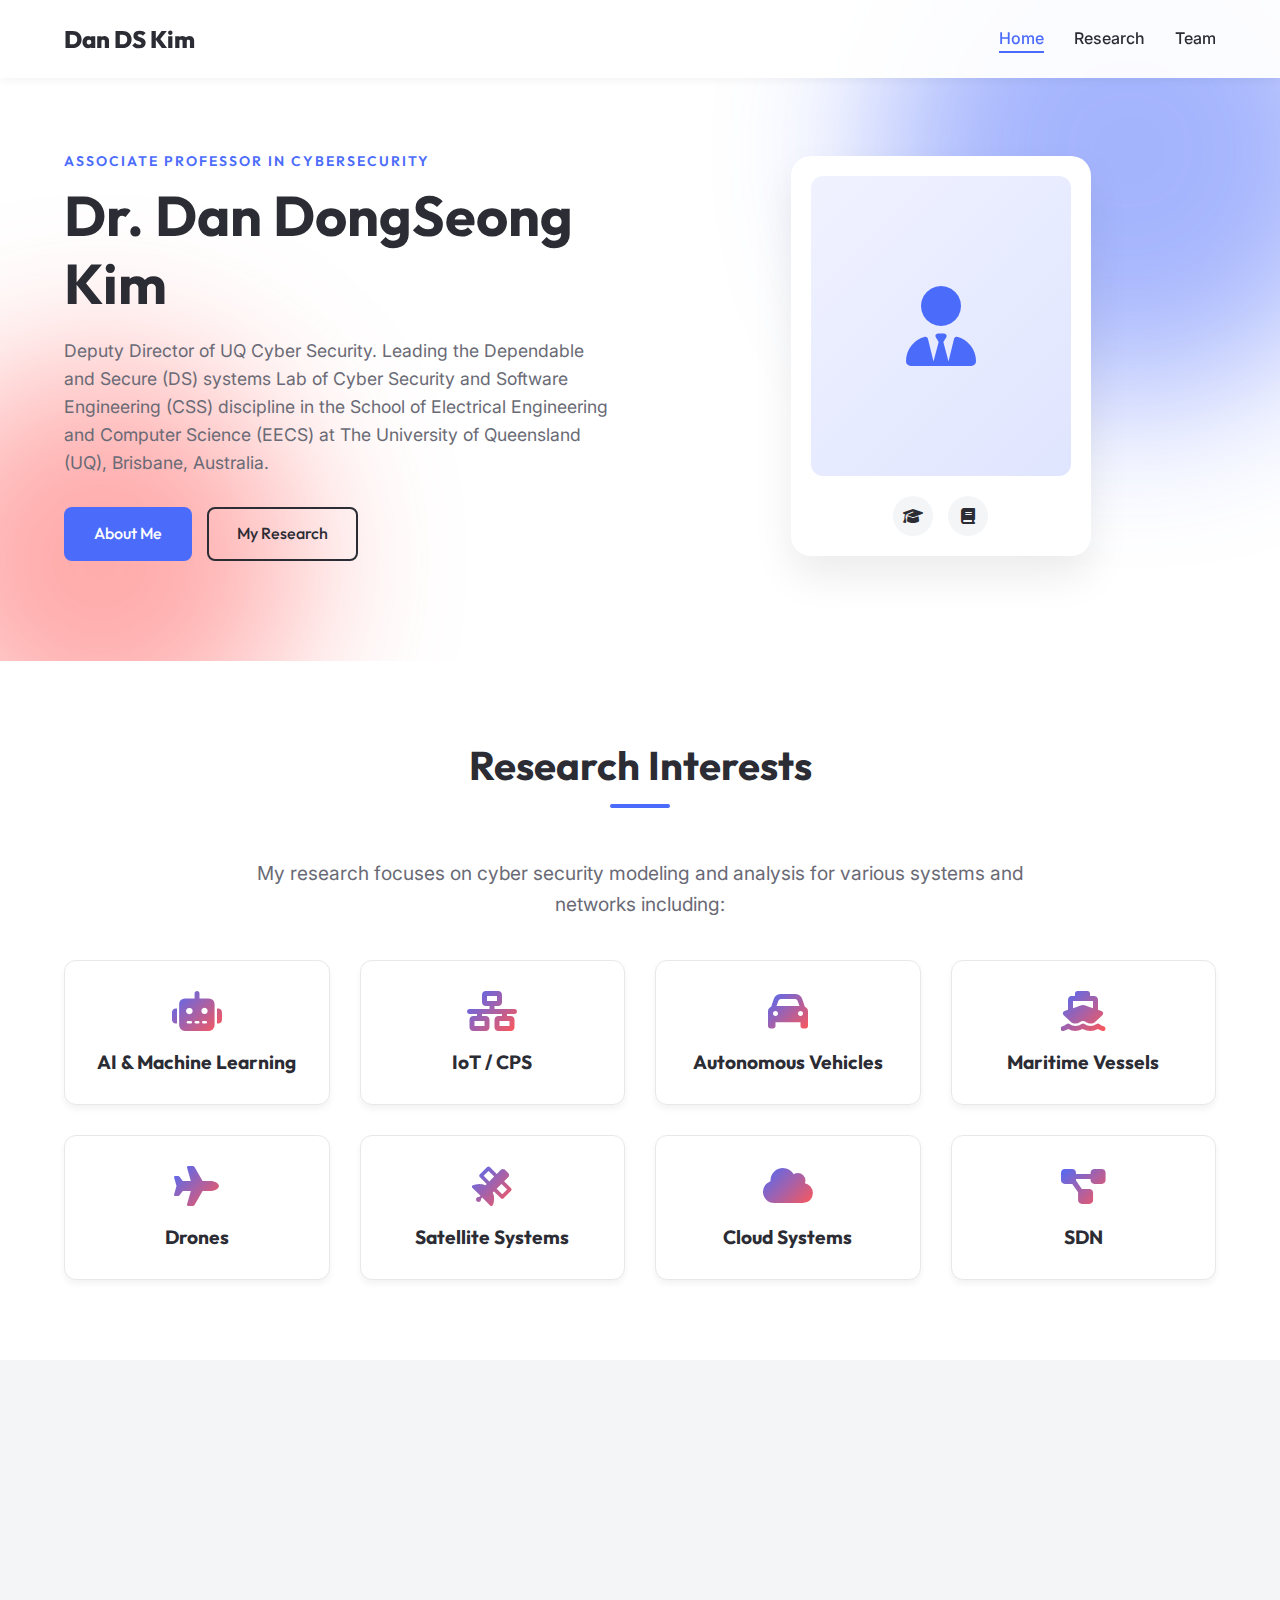
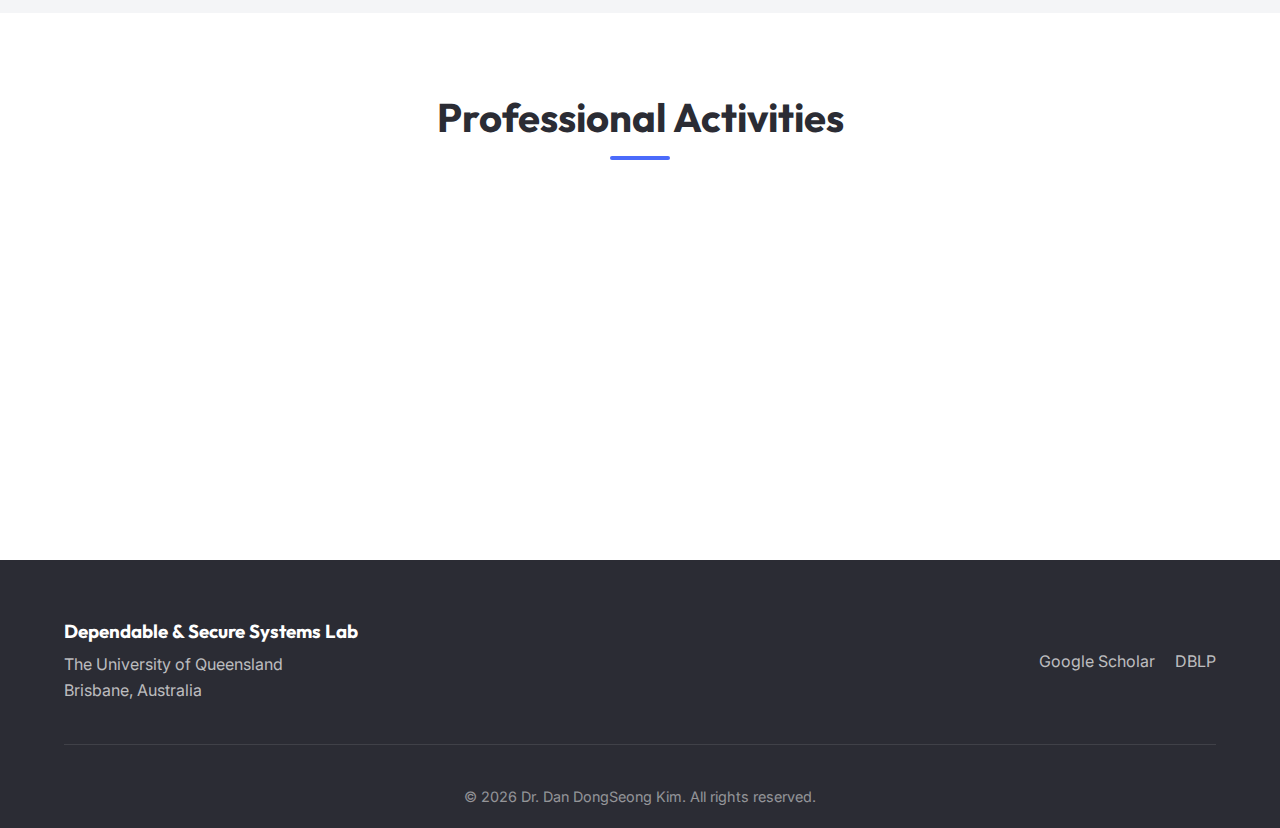
<file: index.html>
<!DOCTYPE html>
<html lang="en">
<head>
    <meta charset="UTF-8">
    <meta name="viewport" content="width=device-width, initial-scale=1.0">
    <title>Dan DongSeong Kim | Dependable & Secure Systems Lab</title>
    <meta name="description" content="Personal website of Dr. Dan DongSeong Kim, Associate Professor in Cybersecurity at The University of Queensland.">
    
    <!-- Google Fonts -->
    <link rel="preconnect" href="https://fonts.googleapis.com">
    <link rel="preconnect" href="https://fonts.gstatic.com" crossorigin>
    <link href="https://fonts.googleapis.com/css2?family=Inter:wght@300;400;500;600;700&family=Outfit:wght@400;600;800&display=swap" rel="stylesheet">
    
    <!-- Icons -->
    <link rel="stylesheet" href="https://cdnjs.cloudflare.com/ajax/libs/font-awesome/6.4.0/css/all.min.css">
    
    <!-- Custom CSS -->
    <link rel="stylesheet" href="css/style.css">
</head>
<body>
    <!-- Navbar -->
    <nav class="navbar">
        <div class="container nav-container">
            <a href="index.html" class="logo">
                <span class="logo-text">Dan DS Kim</span>
            </a>
            <ul class="nav-links">
                <li><a href="index.html" class="active">Home</a></li>
                <li><a href="research.html">Research</a></li>
                <li><a href="team.html">Team</a></li>
            </ul>
            <div class="hamburger">
                <i class="fas fa-bars"></i>
            </div>
        </div>
    </nav>

    <!-- Hero Section -->
    <header class="hero">
        <div class="container hero-container">
            <div class="hero-content">
                <p class="subtitle">Associate Professor in Cybersecurity</p>
                <h1 class="title">Dr. Dan DongSeong Kim</h1>
                <p class="description">
                    Deputy Director of UQ Cyber Security. Leading the Dependable and Secure (DS) systems Lab of Cyber Security and Software Engineering (CSS) discipline in the School of Electrical Engineering and Computer Science (EECS) at The University of Queensland (UQ), Brisbane, Australia.
                </p>
                <div class="hero-actions">
                    <a href="#about" class="btn btn-primary">About Me</a>
                    <a href="research.html" class="btn btn-secondary">My Research</a>
                </div>
            </div>
            <div class="hero-image">
                <!-- Replace with actual profile picture. Using generic academic placeholder for now -->
                <div class="profile-card">
                    <div class="profile-img-placeholder">
                        <i class="fas fa-user-tie fa-5x"></i>
                    </div>
                    <div class="social-links">
                        <a href="https://scholar.google.com/citations?user=dIIYVQkAAAAJ&hl=en" target="_blank" aria-label="Google Scholar"><i class="fas fa-graduation-cap"></i></a>
                        <a href="https://dblp.org/pid/k/DongSeongKim.html" target="_blank" aria-label="DBLP"><i class="fas fa-book"></i></a>
                    </div>
                </div>
            </div>
        </div>
        <div class="hero-bg-elements">
            <div class="blob blob-1"></div>
            <div class="blob blob-2"></div>
        </div>
    </header>

    <!-- About Section -->
    <section id="about" class="section about-section">
        <div class="container">
            <div class="section-header">
                <h2>Research Interests</h2>
                <div class="divider"></div>
            </div>
            
            <p class="lead-text text-center">
                My research focuses on cyber security modeling and analysis for various systems and networks including:
            </p>

            <div class="interests-grid">
                <div class="interest-card">
                    <i class="fas fa-robot text-gradient"></i>
                    <h3>AI & Machine Learning</h3>
                </div>
                <div class="interest-card">
                    <i class="fas fa-network-wired text-gradient"></i>
                    <h3>IoT / CPS</h3>
                </div>
                <div class="interest-card">
                    <i class="fas fa-car text-gradient"></i>
                    <h3>Autonomous Vehicles</h3>
                </div>
                <div class="interest-card">
                    <i class="fas fa-ship text-gradient"></i>
                    <h3>Maritime Vessels</h3>
                </div>
                <div class="interest-card">
                    <i class="fas fa-plane text-gradient"></i>
                    <h3>Drones</h3>
                </div>
                <div class="interest-card">
                    <i class="fas fa-satellite text-gradient"></i>
                    <h3>Satellite Systems</h3>
                </div>
                <div class="interest-card">
                    <i class="fas fa-cloud text-gradient"></i>
                    <h3>Cloud Systems</h3>
                </div>
                <div class="interest-card">
                    <i class="fas fa-project-diagram text-gradient"></i>
                    <h3>SDN</h3>
                </div>
            </div>
        </div>
    </section>

    <!-- Selected Highlights -->
    <section class="section lights-section bg-light">
        <div class="container">
            <div class="metrics-grid">
                <div class="metric-item">
                    <h3 class="counter">7,700+</h3>
                    <p>Citations</p>
                </div>
                <div class="metric-item">
                    <h3 class="counter">200+</h3>
                    <p>Publications</p>
                </div>
                <div class="metric-item">
                    <h3 class="counter">10</h3>
                    <p>Current PhD Students</p>
                </div>
                <div class="metric-item">
                    <h3 class="counter">15</h3>
                    <p>PhD Alumni</p>
                </div>
            </div>
        </div>
    </section>

    <!-- Professional Services -->
    <section class="section services-section">
        <div class="container">
            <div class="section-header">
                <h2>Professional Activities</h2>
                <div class="divider"></div>
            </div>
            
            <div class="services-list grid-2">
                <div class="service-box">
                    <i class="fas fa-chalkboard-teacher text-primary"></i>
                    <h4>Teaching</h4>
                    <p>Computer Networks I (Semester 1)<br>Information Security (Semester 2)</p>
                </div>
                <div class="service-box">
                    <i class="fas fa-users-cog text-primary"></i>
                    <h4>Conferences</h4>
                    <p>Steering committee chair of PRDC<br>TPC of DSN, PRDC, etc.</p>
                </div>
                <div class="service-box">
                    <i class="fas fa-book-open text-primary"></i>
                    <h4>Journals (Editorial Board)</h4>
                    <p>IEEE COMST<br>Elsevier Computers & Security<br>Elsevier's Computer Networks</p>
                </div>
            </div>
        </div>
    </section>

    <footer class="footer">
        <div class="container footer-container">
            <div class="footer-info">
                <h3>Dependable & Secure Systems Lab</h3>
                <p>The University of Queensland<br>Brisbane, Australia</p>
            </div>
            <div class="footer-links">
                <a href="https://scholar.google.com/citations?user=dIIYVQkAAAAJ&hl=en" target="_blank">Google Scholar</a>
                <a href="https://dblp.org/pid/k/DongSeongKim.html" target="_blank">DBLP</a>
            </div>
        </div>
        <div class="copyright">
            <p>&copy; <span id="year"></span> Dr. Dan DongSeong Kim. All rights reserved.</p>
        </div>
    </footer>

    <script src="js/main.js"></script>
</body>
</html>
</file>
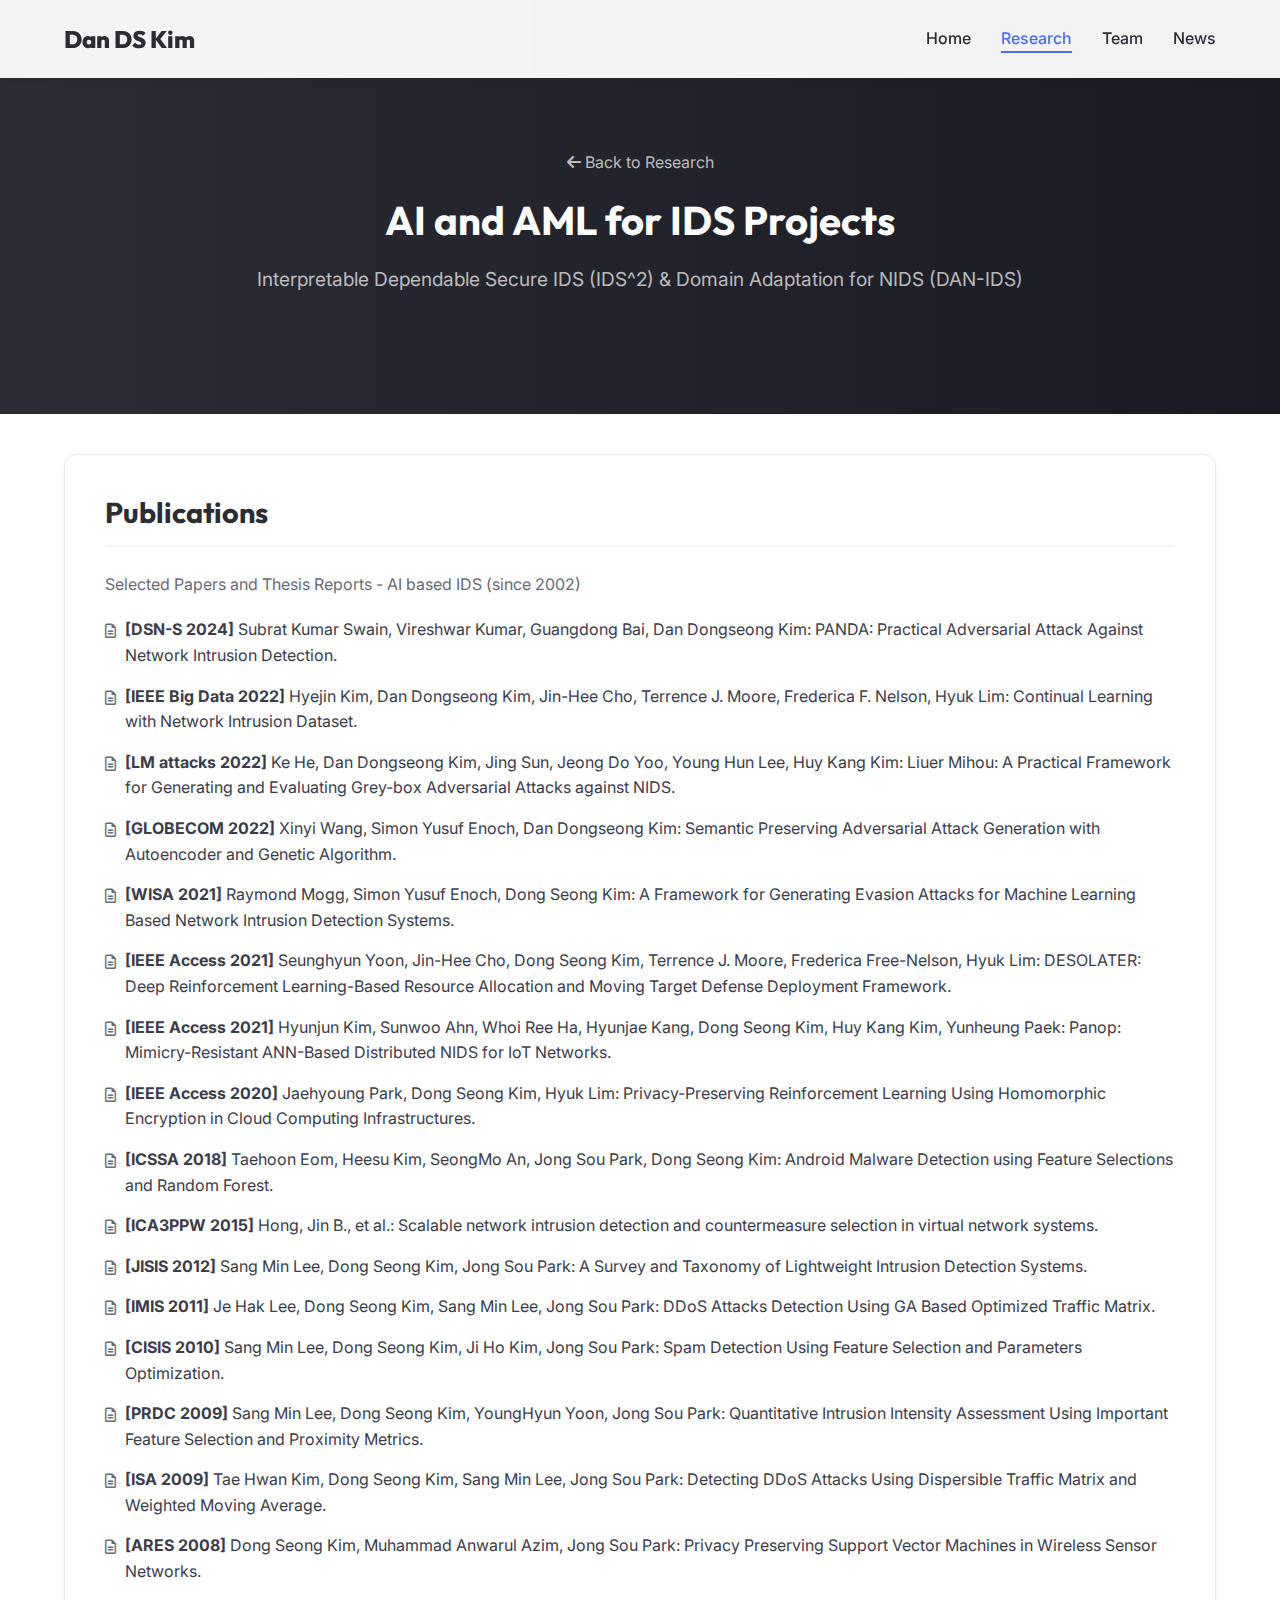
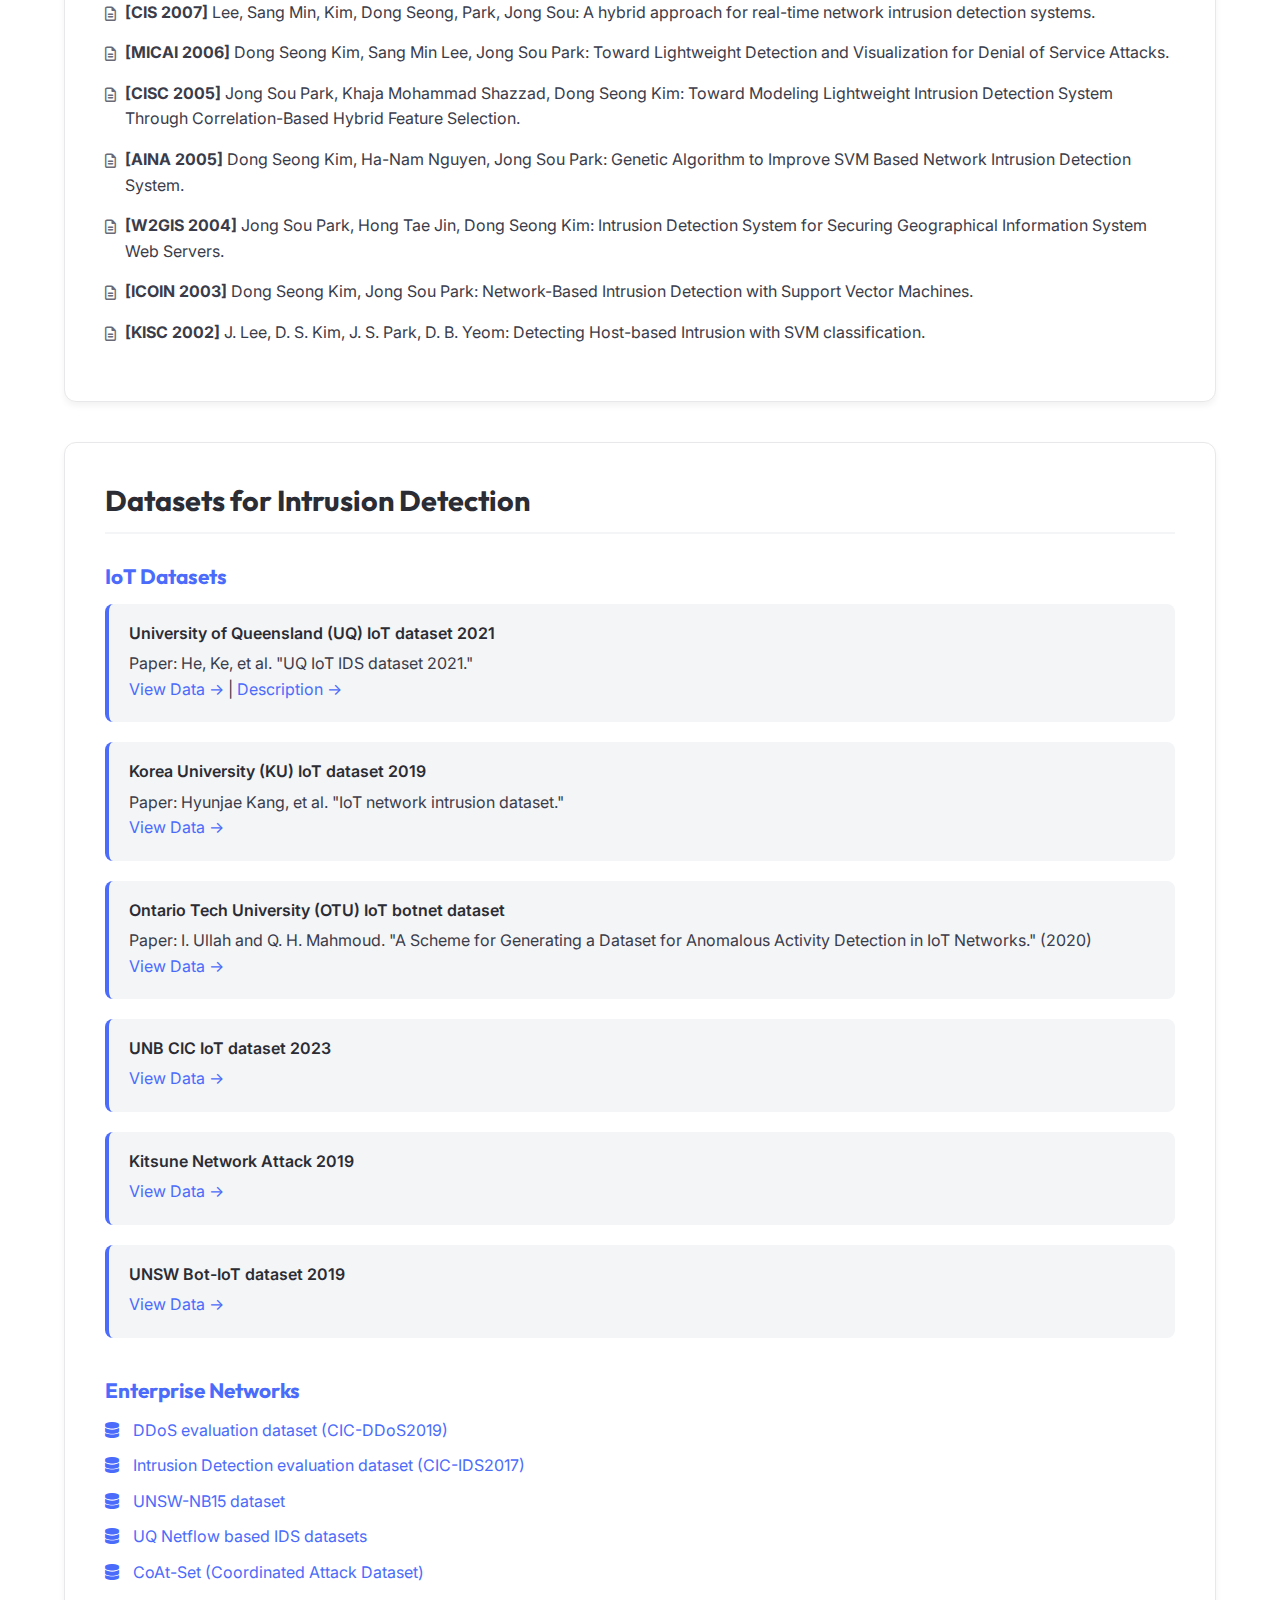
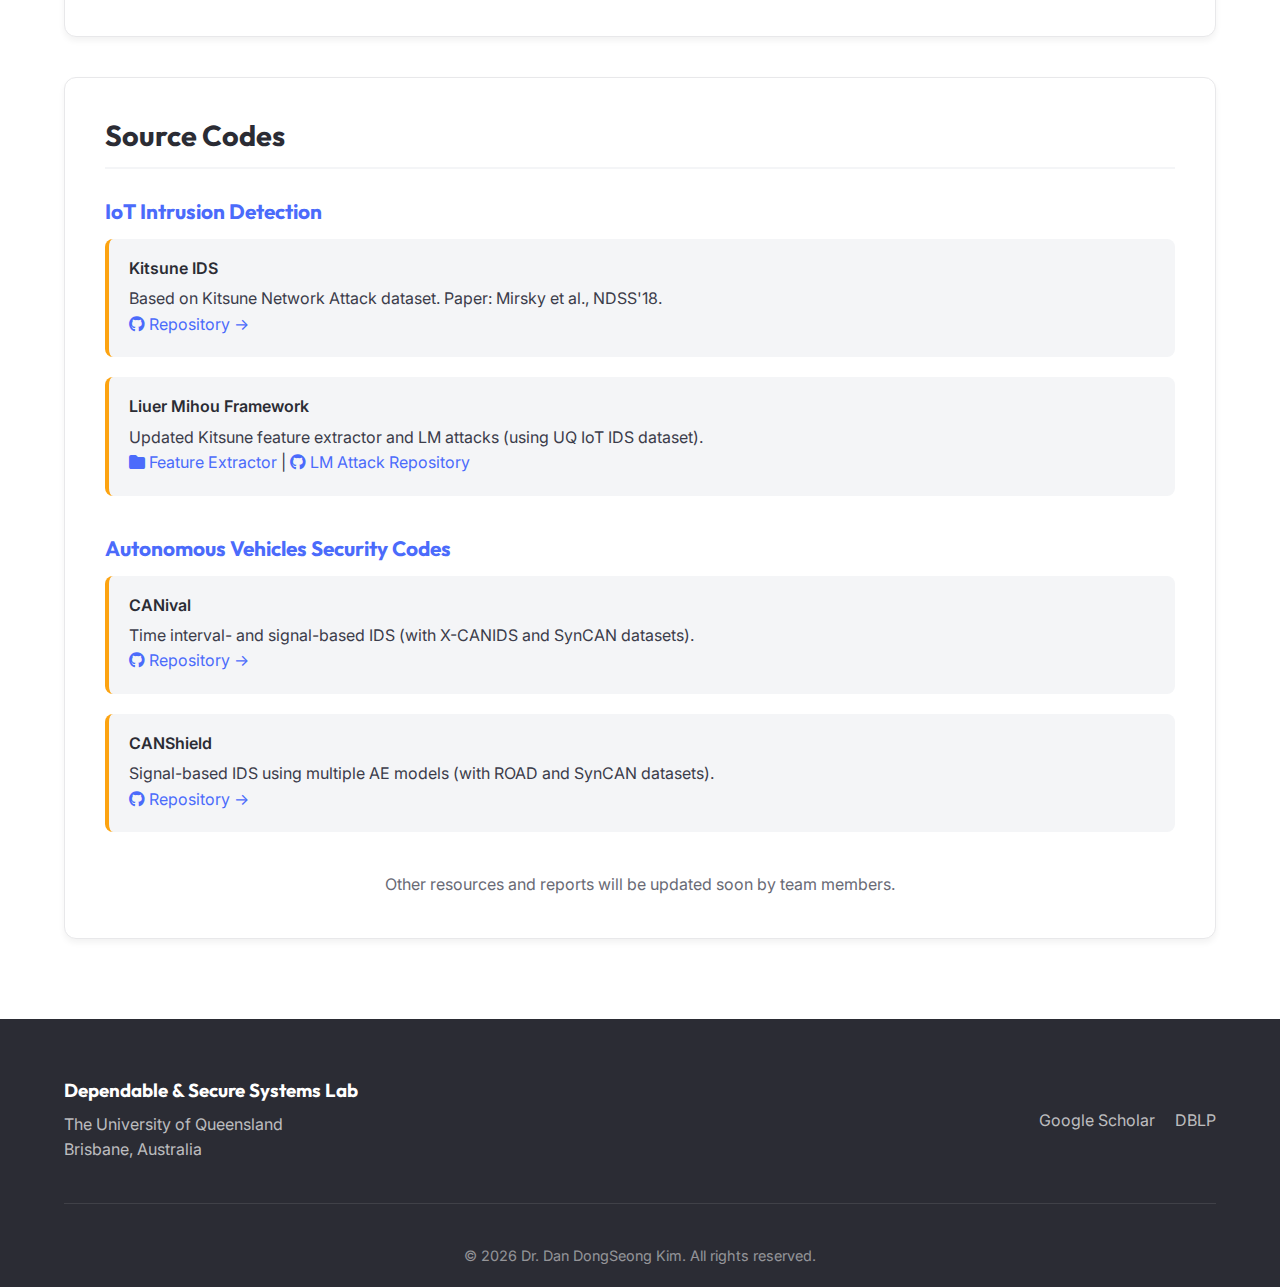
<file: ai-ids.html>
<!DOCTYPE html>
<html lang="en">

<head>
    <meta charset="UTF-8">
    <meta name="viewport" content="width=device-width, initial-scale=1.0">
    <title>AI & AML for IDS Projects | Dependable & Secure Systems Lab</title>

    <!-- Google Fonts -->
    <link rel="preconnect" href="https://fonts.googleapis.com">
    <link rel="preconnect" href="https://fonts.gstatic.com" crossorigin>
    <link
        href="https://fonts.googleapis.com/css2?family=Inter:wght@300;400;500;600;700&family=Outfit:wght@400;600;800&display=swap"
        rel="stylesheet">

    <!-- Icons -->
    <link rel="stylesheet" href="https://cdnjs.cloudflare.com/ajax/libs/font-awesome/6.4.0/css/all.min.css">

    <!-- Custom CSS -->
    <link rel="stylesheet" href="css/style.css">

    <style>
        .page-header {
            padding: 150px 0 80px;
            background: linear-gradient(to right, #2b2c34, #1a1a24);
            text-align: center;
            color: white;
        }

        .page-header .title {
            color: white;
            font-size: 2.5rem;
        }

        .page-header .lead-text {
            color: rgba(255, 255, 255, 0.7);
        }

        .content-section {
            padding: 40px 0;
        }

        .content-card {
            background: white;
            padding: 40px;
            border-radius: 12px;
            box-shadow: var(--shadow);
            border: 1px solid var(--border-color);
            margin-bottom: 40px;
        }

        .content-card h2 {
            border-bottom: 2px solid var(--bg-light);
            padding-bottom: 15px;
            margin-bottom: 25px;
            font-size: 1.8rem;
        }

        .content-card h3 {
            font-size: 1.3rem;
            margin-top: 30px;
            margin-bottom: 15px;
            color: var(--primary-color);
        }

        .paper-list li {
            margin-bottom: 15px;
            padding-left: 20px;
            position: relative;
            line-height: 1.6;
        }

        .paper-list li::before {
            content: '\f15c';
            font-family: 'Font Awesome 5 Free';
            font-weight: 400;
            position: absolute;
            left: 0;
            top: 2px;
            color: var(--text-light);
            font-size: 0.9rem;
        }

        .dataset-list {
            display: grid;
            gap: 20px;
        }

        .dataset-item {
            background: var(--bg-light);
            padding: 20px;
            border-radius: 8px;
            border-left: 4px solid var(--primary-color);
        }

        .dataset-item h4 {
            margin-bottom: 8px;
            font-family: 'Inter', sans-serif;
            font-weight: 600;
        }

        .source-code-box {
            background: #f8f9fa;
            border: 1px dashed #ced4da;
            padding: 20px;
            border-radius: 8px;
            text-align: center;
        }

        .source-code-box a {
            display: inline-block;
            margin: 10px;
        }
    </style>
</head>

<body>
    <!-- Navbar -->
    <nav class="navbar">
        <div class="container nav-container">
            <a href="index.html" class="logo">
                <span class="logo-text">Dan DS Kim</span>
            </a>
            <ul class="nav-links">
                <li><a href="index.html">Home</a></li>
                <li><a href="research.html" class="active">Research</a></li>
                <li><a href="team.html">Team</a></li>
                <li><a href="news.html">News</a></li>
            </ul>
            <div class="hamburger">
                <i class="fas fa-bars"></i>
            </div>
        </div>
    </nav>

    <!-- Page Header -->
    <header class="page-header">
        <div class="container">
            <a href="research.html" style="color: rgba(255,255,255,0.7); display: inline-block; margin-bottom: 20px;">
                <i class="fas fa-arrow-left"></i> Back to Research
            </a>
            <h1 class="title">AI and AML for IDS Projects</h1>
            <p class="lead-text">Interpretable Dependable Secure IDS (IDS^2) & Domain Adaptation for NIDS (DAN-IDS)</p>
        </div>
    </header>

    <div class="container content-section">

        <!-- Papers -->
        <div class="content-card">
            <h2>Publications</h2>
            <p style="margin-bottom: 20px; color: var(--text-light);">Selected Papers and Thesis Reports - AI based IDS
                (since 2002)</p>
            <ul class="paper-list">
                <li><strong>[DSN-S 2024]</strong> Subrat Kumar Swain, Vireshwar Kumar, Guangdong Bai, Dan Dongseong Kim:
                    PANDA: Practical Adversarial Attack Against Network Intrusion Detection.</li>
                <li><strong>[IEEE Big Data 2022]</strong> Hyejin Kim, Dan Dongseong Kim, Jin-Hee Cho, Terrence J. Moore,
                    Frederica F. Nelson, Hyuk Lim: Continual Learning with Network Intrusion Dataset.</li>
                <li><strong>[LM attacks 2022]</strong> Ke He, Dan Dongseong Kim, Jing Sun, Jeong Do Yoo, Young Hun Lee,
                    Huy Kang Kim: Liuer Mihou: A Practical Framework for Generating and Evaluating Grey-box Adversarial
                    Attacks against NIDS.</li>
                <li><strong>[GLOBECOM 2022]</strong> Xinyi Wang, Simon Yusuf Enoch, Dan Dongseong Kim: Semantic
                    Preserving Adversarial Attack Generation with Autoencoder and Genetic Algorithm.</li>
                <li><strong>[WISA 2021]</strong> Raymond Mogg, Simon Yusuf Enoch, Dong Seong Kim: A Framework for
                    Generating Evasion Attacks for Machine Learning Based Network Intrusion Detection Systems.</li>
                <li><strong>[IEEE Access 2021]</strong> Seunghyun Yoon, Jin-Hee Cho, Dong Seong Kim, Terrence J. Moore,
                    Frederica Free-Nelson, Hyuk Lim: DESOLATER: Deep Reinforcement Learning-Based Resource Allocation
                    and Moving Target Defense Deployment Framework.</li>
                <li><strong>[IEEE Access 2021]</strong> Hyunjun Kim, Sunwoo Ahn, Whoi Ree Ha, Hyunjae Kang, Dong Seong
                    Kim, Huy Kang Kim, Yunheung Paek: Panop: Mimicry-Resistant ANN-Based Distributed NIDS for IoT
                    Networks.</li>
                <li><strong>[IEEE Access 2020]</strong> Jaehyoung Park, Dong Seong Kim, Hyuk Lim: Privacy-Preserving
                    Reinforcement Learning Using Homomorphic Encryption in Cloud Computing Infrastructures.</li>
                <li><strong>[ICSSA 2018]</strong> Taehoon Eom, Heesu Kim, SeongMo An, Jong Sou Park, Dong Seong Kim:
                    Android Malware Detection using Feature Selections and Random Forest.</li>
                <li><strong>[ICA3PPW 2015]</strong> Hong, Jin B., et al.: Scalable network intrusion detection and
                    countermeasure selection in virtual network systems.</li>
                <li><strong>[JISIS 2012]</strong> Sang Min Lee, Dong Seong Kim, Jong Sou Park: A Survey and Taxonomy of
                    Lightweight Intrusion Detection Systems.</li>
                <li><strong>[IMIS 2011]</strong> Je Hak Lee, Dong Seong Kim, Sang Min Lee, Jong Sou Park: DDoS Attacks
                    Detection Using GA Based Optimized Traffic Matrix.</li>
                <li><strong>[CISIS 2010]</strong> Sang Min Lee, Dong Seong Kim, Ji Ho Kim, Jong Sou Park: Spam Detection
                    Using Feature Selection and Parameters Optimization.</li>
                <li><strong>[PRDC 2009]</strong> Sang Min Lee, Dong Seong Kim, YoungHyun Yoon, Jong Sou Park:
                    Quantitative Intrusion Intensity Assessment Using Important Feature Selection and Proximity Metrics.
                </li>
                <li><strong>[ISA 2009]</strong> Tae Hwan Kim, Dong Seong Kim, Sang Min Lee, Jong Sou Park: Detecting
                    DDoS Attacks Using Dispersible Traffic Matrix and Weighted Moving Average.</li>
                <li><strong>[ARES 2008]</strong> Dong Seong Kim, Muhammad Anwarul Azim, Jong Sou Park: Privacy
                    Preserving Support Vector Machines in Wireless Sensor Networks.</li>
                <li><strong>[CIS 2007]</strong> Lee, Sang Min, Kim, Dong Seong, Park, Jong Sou: A hybrid approach for
                    real-time network intrusion detection systems.</li>
                <li><strong>[MICAI 2006]</strong> Dong Seong Kim, Sang Min Lee, Jong Sou Park: Toward Lightweight
                    Detection and Visualization for Denial of Service Attacks.</li>
                <li><strong>[CISC 2005]</strong> Jong Sou Park, Khaja Mohammad Shazzad, Dong Seong Kim: Toward Modeling
                    Lightweight Intrusion Detection System Through Correlation-Based Hybrid Feature Selection.</li>
                <li><strong>[AINA 2005]</strong> Dong Seong Kim, Ha-Nam Nguyen, Jong Sou Park: Genetic Algorithm to
                    Improve SVM Based Network Intrusion Detection System.</li>
                <li><strong>[W2GIS 2004]</strong> Jong Sou Park, Hong Tae Jin, Dong Seong Kim: Intrusion Detection
                    System for Securing Geographical Information System Web Servers.</li>
                <li><strong>[ICOIN 2003]</strong> Dong Seong Kim, Jong Sou Park: Network-Based Intrusion Detection with
                    Support Vector Machines.</li>
                <li><strong>[KISC 2002]</strong> J. Lee, D. S. Kim, J. S. Park, D. B. Yeom: Detecting Host-based
                    Intrusion with SVM classification.</li>
            </ul>
        </div>

        <!-- Datasets -->
        <div class="content-card">
            <h2>Datasets for Intrusion Detection</h2>

            <h3>IoT Datasets</h3>
            <div class="dataset-list">
                <div class="dataset-item">
                    <h4>University of Queensland (UQ) IoT dataset 2021</h4>
                    <p>Paper: He, Ke, et al. "UQ IoT IDS dataset 2021."</p>
                    <a href="https://espace.library.uq.edu.au/view/UQ:17b44bb" target="_blank"
                        class="text-primary mt-2 inline-block">View Data &rarr;</a> |
                    <a href="https://docs.google.com/document/d/14hsE23DSVDel9E2OrajliobiA-49T_A2fSV2AXUQ6A0/edit"
                        target="_blank" class="text-primary mt-2 inline-block">Description &rarr;</a>
                </div>
                <div class="dataset-item">
                    <h4>Korea University (KU) IoT dataset 2019</h4>
                    <p>Paper: Hyunjae Kang, et al. "IoT network intrusion dataset."</p>
                    <a href="https://ieee-dataport.org/open-access/iot-network-intrusion-dataset" target="_blank"
                        class="text-primary mt-2 inline-block">View Data &rarr;</a>
                </div>
                <div class="dataset-item">
                    <h4>Ontario Tech University (OTU) IoT botnet dataset</h4>
                    <p>Paper: I. Ullah and Q. H. Mahmoud. "A Scheme for Generating a Dataset for Anomalous Activity
                        Detection in IoT Networks." (2020)</p>
                    <a href="https://sites.google.com/view/iot-network-intrusion-dataset" target="_blank"
                        class="text-primary mt-2 inline-block">View Data &rarr;</a>
                </div>
                <div class="dataset-item">
                    <h4>UNB CIC IoT dataset 2023</h4>
                    <a href="https://www.unb.ca/cic/datasets/iotdataset-2023.html" target="_blank"
                        class="text-primary mt-2 inline-block">View Data &rarr;</a>
                </div>
                <div class="dataset-item">
                    <h4>Kitsune Network Attack 2019</h4>
                    <a href="https://archive.ics.uci.edu/dataset/516/kitsune+network+attack+dataset" target="_blank"
                        class="text-primary mt-2 inline-block">View Data &rarr;</a>
                </div>
                <div class="dataset-item">
                    <h4>UNSW Bot-IoT dataset 2019</h4>
                    <a href="https://research.unsw.edu.au/projects/bot-iot-dataset" target="_blank"
                        class="text-primary mt-2 inline-block">View Data &rarr;</a>
                </div>
            </div>

            <h3 style="margin-top: 40px;">Enterprise Networks</h3>
            <ul style="list-style-type: none; padding-left: 0;">
                <li style="margin-bottom: 10px;"><i class="fas fa-database text-primary"
                        style="margin-right: 10px;"></i> <a href="https://www.unb.ca/cic/datasets/ddos-2019.html"
                        target="_blank">DDoS evaluation dataset (CIC-DDoS2019)</a></li>
                <li style="margin-bottom: 10px;"><i class="fas fa-database text-primary"
                        style="margin-right: 10px;"></i> <a href="https://www.unb.ca/cic/datasets/ids-2017.html"
                        target="_blank">Intrusion Detection evaluation dataset (CIC-IDS2017)</a></li>
                <li style="margin-bottom: 10px;"><i class="fas fa-database text-primary"
                        style="margin-right: 10px;"></i> <a
                        href="https://research.unsw.edu.au/projects/unsw-nb15-dataset" target="_blank">UNSW-NB15
                        dataset</a></li>
                <li style="margin-bottom: 10px;"><i class="fas fa-database text-primary"
                        style="margin-right: 10px;"></i> <a href="https://staff.itee.uq.edu.au/marius/NIDS_datasets/"
                        target="_blank">UQ Netflow based IDS datasets</a></li>
                <li style="margin-bottom: 10px;"><i class="fas fa-database text-primary"
                        style="margin-right: 10px;"></i> <a href="https://data.mendeley.com/datasets/28tmfg3rzb/2"
                        target="_blank">CoAt-Set (Coordinated Attack Dataset)</a></li>
            </ul>
        </div>

        <!-- Source Codes -->
        <div class="content-card">
            <h2>Source Codes</h2>

            <h3>IoT Intrusion Detection</h3>
            <div class="dataset-list">
                <div class="dataset-item" style="border-left-color: #fca311;">
                    <h4>Kitsune IDS</h4>
                    <p>Based on Kitsune Network Attack dataset. Paper: Mirsky et al., NDSS'18.</p>
                    <a href="https://github.com/ymirsky/Kitsune-py" target="_blank"
                        class="text-primary mt-2 inline-block"><i class="fab fa-github"></i> Repository &rarr;</a>
                </div>
                <div class="dataset-item" style="border-left-color: #fca311;">
                    <h4>Liuer Mihou Framework</h4>
                    <p>Updated Kitsune feature extractor and LM attacks (using UQ IoT IDS dataset).</p>
                    <a href="https://drive.google.com/drive/folders/14izn1UrLcATrqow8Qhb5FssU0OMcTIen" target="_blank"
                        class="text-primary mt-2 inline-block"><i class="fas fa-folder"></i> Feature Extractor</a> |
                    <a href="https://github.com/Kihy/liuer-mihou" target="_blank"
                        class="text-primary mt-2 inline-block"><i class="fab fa-github"></i> LM Attack Repository</a>
                </div>
            </div>

            <h3 style="margin-top: 40px;">Autonomous Vehicles Security Codes</h3>
            <div class="dataset-list">
                <div class="dataset-item" style="border-left-color: #fca311;">
                    <h4>CANival</h4>
                    <p>Time interval- and signal-based IDS (with X-CANIDS and SynCAN datasets).</p>
                    <a href="https://github.com/trifle19/CANival" target="_blank"
                        class="text-primary mt-2 inline-block"><i class="fab fa-github"></i> Repository &rarr;</a>
                </div>
                <div class="dataset-item" style="border-left-color: #fca311;">
                    <h4>CANShield</h4>
                    <p>Signal-based IDS using multiple AE models (with ROAD and SynCAN datasets).</p>
                    <a href="https://github.com/shahriar0651/canshield" target="_blank"
                        class="text-primary mt-2 inline-block"><i class="fab fa-github"></i> Repository &rarr;</a>
                </div>
            </div>

            <div class="text-center" style="margin-top: 40px;">
                <p style="color: var(--text-light);">Other resources and reports will be updated soon by team members.
                </p>
            </div>
        </div>

    </div>

    <footer class="footer">
        <!-- Reusing footer content -->
        <div class="container footer-container">
            <div class="footer-info">
                <h3>Dependable & Secure Systems Lab</h3>
                <p>The University of Queensland<br>Brisbane, Australia</p>
            </div>
            <div class="footer-links">
                <a href="https://scholar.google.com/citations?user=dIIYVQkAAAAJ&hl=en" target="_blank">Google
                    Scholar</a>
                <a href="https://dblp.org/pid/k/DongSeongKim.html" target="_blank">DBLP</a>
            </div>
        </div>
        <div class="copyright">
            <p>&copy; <span id="year"></span> Dr. Dan DongSeong Kim. All rights reserved.</p>
        </div>
    </footer>

    <script src="js/main.js"></script>
</body>

</html>
</file>
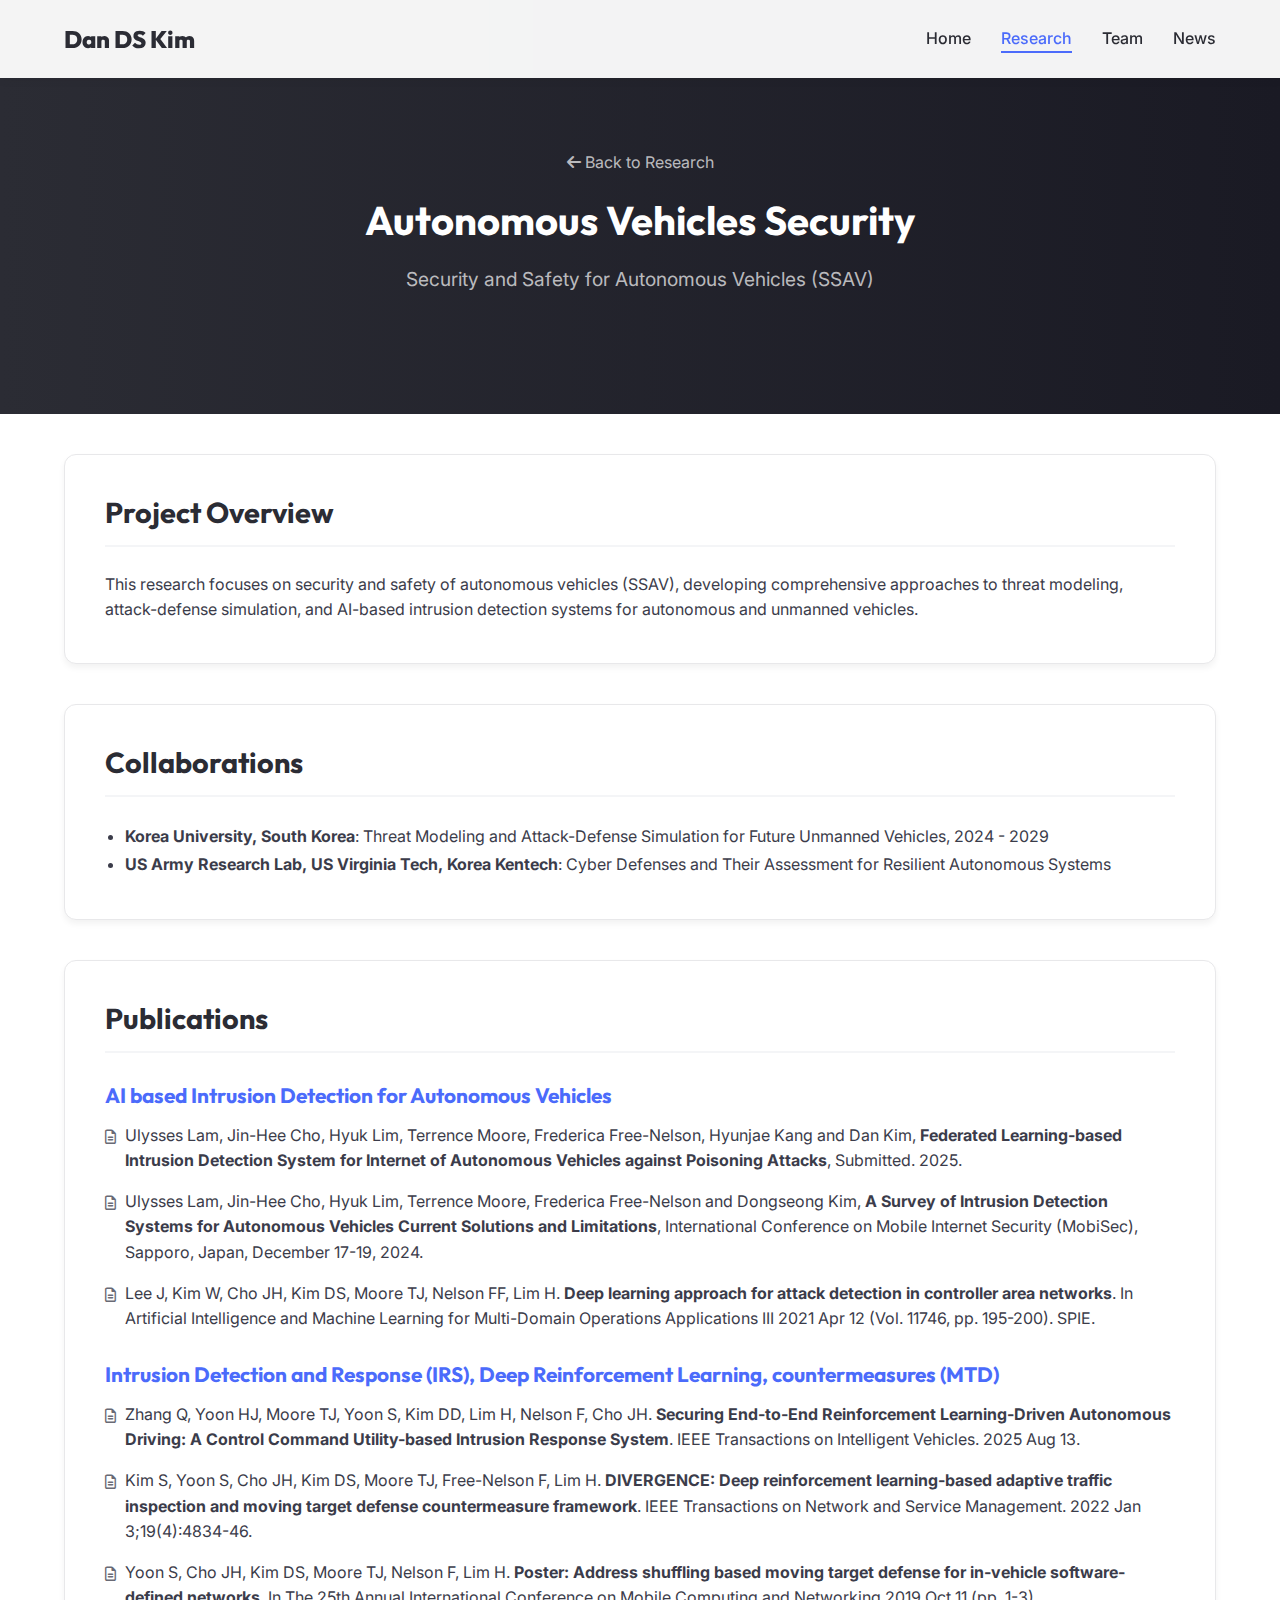
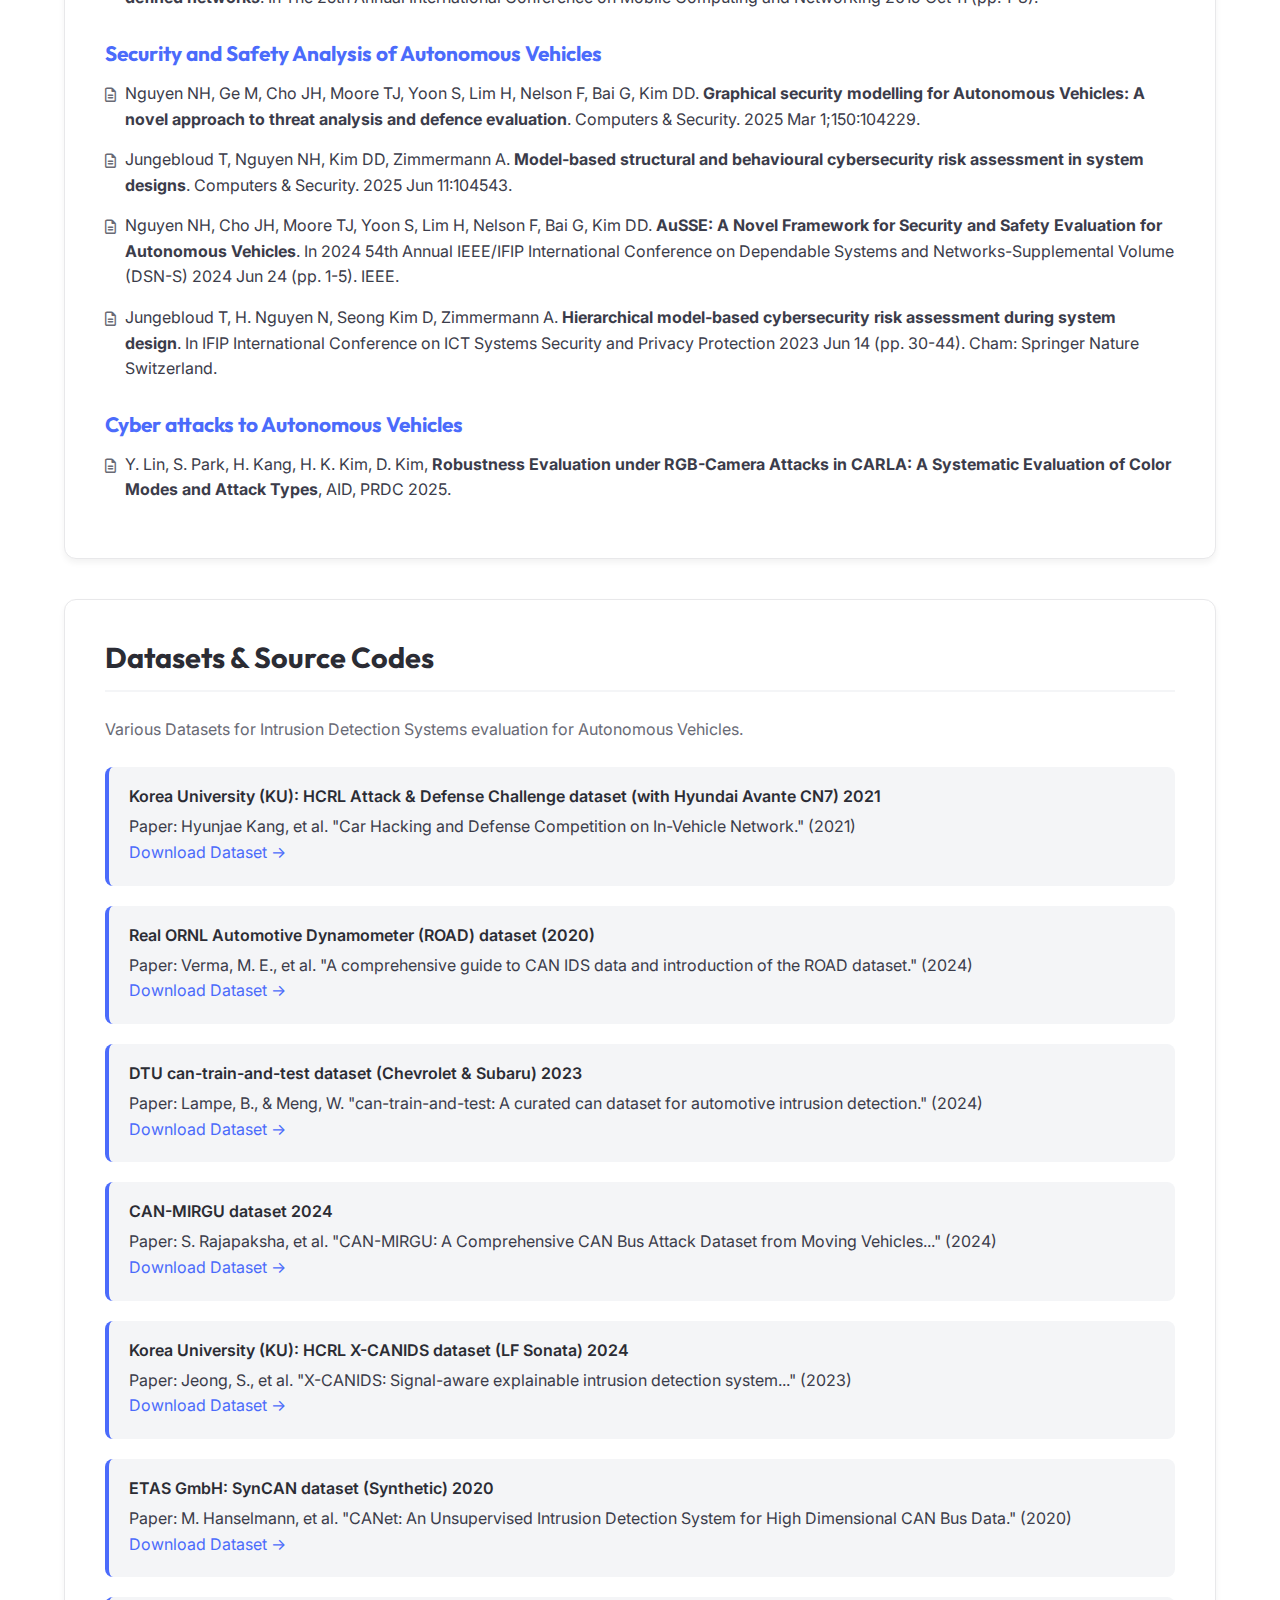
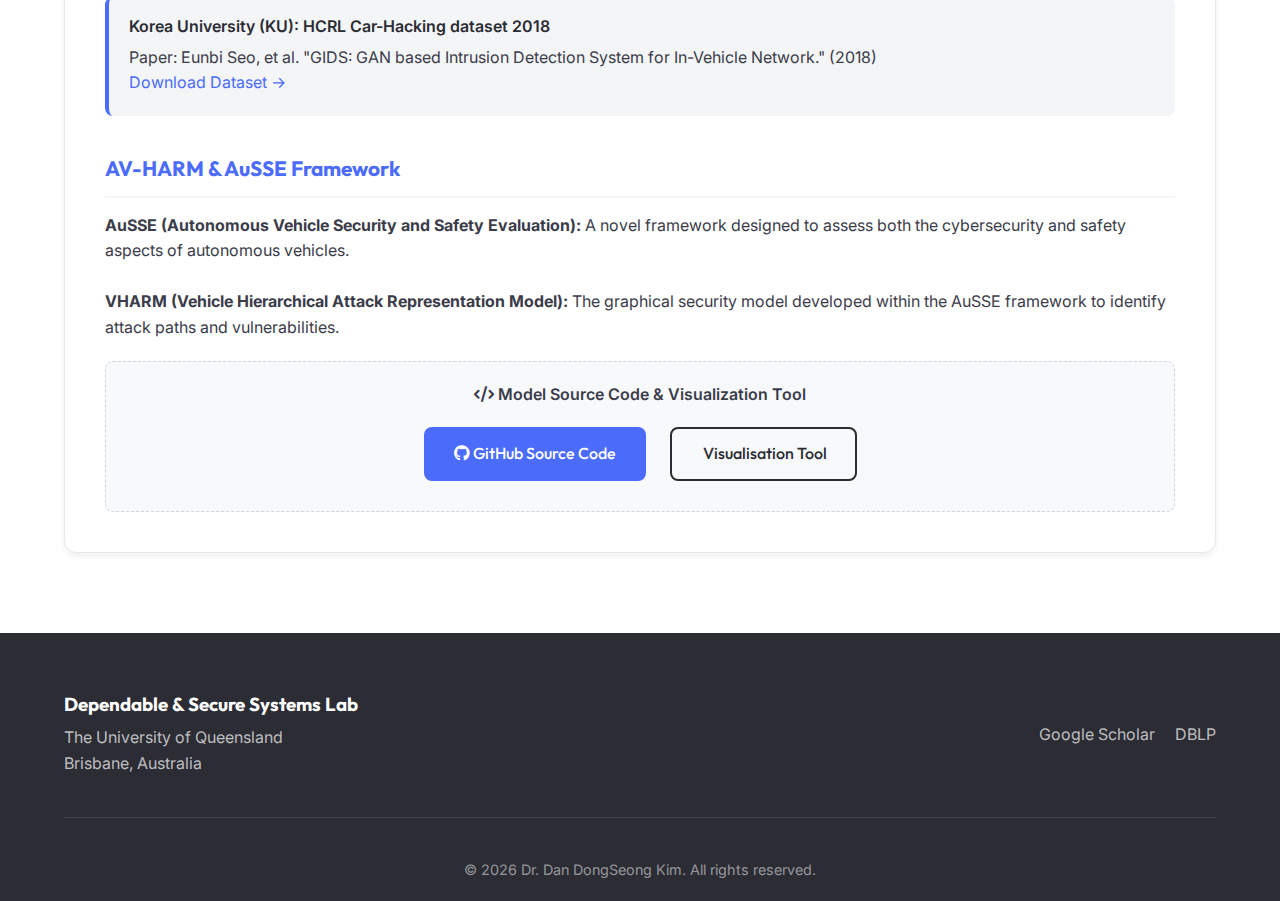
<file: av-security.html>
<!DOCTYPE html>
<html lang="en">

<head>
    <meta charset="UTF-8">
    <meta name="viewport" content="width=device-width, initial-scale=1.0">
    <title>Autonomous Vehicles Security | Dependable & Secure Systems Lab</title>

    <!-- Google Fonts -->
    <link rel="preconnect" href="https://fonts.googleapis.com">
    <link rel="preconnect" href="https://fonts.gstatic.com" crossorigin>
    <link
        href="https://fonts.googleapis.com/css2?family=Inter:wght@300;400;500;600;700&family=Outfit:wght@400;600;800&display=swap"
        rel="stylesheet">

    <!-- Icons -->
    <link rel="stylesheet" href="https://cdnjs.cloudflare.com/ajax/libs/font-awesome/6.4.0/css/all.min.css">

    <!-- Custom CSS -->
    <link rel="stylesheet" href="css/style.css">

    <style>
        .page-header {
            padding: 150px 0 80px;
            background: linear-gradient(to right, #2b2c34, #1a1a24);
            text-align: center;
            color: white;
        }

        .page-header .title {
            color: white;
            font-size: 2.5rem;
        }

        .page-header .lead-text {
            color: rgba(255, 255, 255, 0.7);
        }

        .content-section {
            padding: 40px 0;
        }

        .content-card {
            background: white;
            padding: 40px;
            border-radius: 12px;
            box-shadow: var(--shadow);
            border: 1px solid var(--border-color);
            margin-bottom: 40px;
        }

        .content-card h2 {
            border-bottom: 2px solid var(--bg-light);
            padding-bottom: 15px;
            margin-bottom: 25px;
            font-size: 1.8rem;
        }

        .content-card h3 {
            font-size: 1.3rem;
            margin-top: 30px;
            margin-bottom: 15px;
            color: var(--primary-color);
        }

        .paper-list li {
            margin-bottom: 15px;
            padding-left: 20px;
            position: relative;
            line-height: 1.6;
        }

        .paper-list li::before {
            content: '\f15c';
            font-family: 'Font Awesome 5 Free';
            font-weight: 400;
            position: absolute;
            left: 0;
            top: 2px;
            color: var(--text-light);
            font-size: 0.9rem;
        }

        .dataset-list {
            display: grid;
            gap: 20px;
        }

        .dataset-item {
            background: var(--bg-light);
            padding: 20px;
            border-radius: 8px;
            border-left: 4px solid var(--primary-color);
        }

        .dataset-item h4 {
            margin-bottom: 8px;
            font-family: 'Inter', sans-serif;
            font-weight: 600;
        }

        .source-code-box {
            background: #f8f9fa;
            border: 1px dashed #ced4da;
            padding: 20px;
            border-radius: 8px;
            text-align: center;
        }

        .source-code-box a {
            display: inline-block;
            margin: 10px;
        }
    </style>
</head>

<body>
    <!-- Navbar -->
    <nav class="navbar">
        <div class="container nav-container">
            <a href="index.html" class="logo">
                <span class="logo-text">Dan DS Kim</span>
            </a>
            <ul class="nav-links">
                <li><a href="index.html">Home</a></li>
                <li><a href="research.html" class="active">Research</a></li>
                <li><a href="team.html">Team</a></li>
                <li><a href="news.html">News</a></li>
            </ul>
            <div class="hamburger">
                <i class="fas fa-bars"></i>
            </div>
        </div>
    </nav>

    <!-- Page Header -->
    <header class="page-header">
        <div class="container">
            <a href="research.html" style="color: rgba(255,255,255,0.7); display: inline-block; margin-bottom: 20px;">
                <i class="fas fa-arrow-left"></i> Back to Research
            </a>
            <h1 class="title">Autonomous Vehicles Security</h1>
            <p class="lead-text">Security and Safety for Autonomous Vehicles (SSAV)</p>
        </div>
    </header>

    <div class="container content-section">

        <!-- Overview -->
        <div class="content-card">
            <h2>Project Overview</h2>
            <p>This research focuses on security and safety of autonomous vehicles (SSAV), developing comprehensive approaches to threat modeling, attack-defense simulation, and AI-based intrusion detection systems for autonomous and unmanned vehicles.</p>
        </div>

        <!-- Collaborations -->
        <div class="content-card">
            <h2>Collaborations</h2>
            <ul style="list-style-type: disc; margin-left: 20px; line-height: 1.8;">
                <li><strong>Korea University, South Korea</strong>: Threat Modeling and Attack-Defense Simulation for
                    Future Unmanned Vehicles, 2024 - 2029</li>
                <li><strong>US Army Research Lab, US Virginia Tech, Korea Kentech</strong>: Cyber Defenses and Their
                    Assessment for Resilient Autonomous Systems</li>
            </ul>
        </div>

        <!-- Papers -->
        <div class="content-card">
            <h2>Publications</h2>

            <h3>AI based Intrusion Detection for Autonomous Vehicles</h3>
            <ul class="paper-list">
                <li>Ulysses Lam, Jin-Hee Cho, Hyuk Lim, Terrence Moore, Frederica Free-Nelson, Hyunjae Kang and Dan Kim,
                    <strong>Federated Learning-based Intrusion Detection System for Internet of Autonomous Vehicles
                        against Poisoning Attacks</strong>, Submitted. 2025.</li>
                <li>Ulysses Lam, Jin-Hee Cho, Hyuk Lim, Terrence Moore, Frederica Free-Nelson and Dongseong Kim,
                    <strong>A Survey of Intrusion Detection Systems for Autonomous Vehicles Current Solutions and
                        Limitations</strong>, International Conference on Mobile Internet Security (MobiSec), Sapporo,
                    Japan, December 17-19, 2024.</li>
                <li>Lee J, Kim W, Cho JH, Kim DS, Moore TJ, Nelson FF, Lim H. <strong>Deep learning approach for attack
                        detection in controller area networks</strong>. In Artificial Intelligence and Machine Learning
                    for Multi-Domain Operations Applications III 2021 Apr 12 (Vol. 11746, pp. 195-200). SPIE.</li>
            </ul>

            <h3>Intrusion Detection and Response (IRS), Deep Reinforcement Learning, countermeasures (MTD)</h3>
            <ul class="paper-list">
                <li>Zhang Q, Yoon HJ, Moore TJ, Yoon S, Kim DD, Lim H, Nelson F, Cho JH. <strong>Securing End-to-End
                        Reinforcement Learning-Driven Autonomous Driving: A Control Command Utility-based Intrusion
                        Response System</strong>. IEEE Transactions on Intelligent Vehicles. 2025 Aug 13.</li>
                <li>Kim S, Yoon S, Cho JH, Kim DS, Moore TJ, Free-Nelson F, Lim H. <strong>DIVERGENCE: Deep
                        reinforcement learning-based adaptive traffic inspection and moving target defense
                        countermeasure framework</strong>. IEEE Transactions on Network and Service Management. 2022 Jan
                    3;19(4):4834-46.</li>
                <li>Yoon S, Cho JH, Kim DS, Moore TJ, Nelson F, Lim H. <strong>Poster: Address shuffling based moving
                        target defense for in-vehicle software-defined networks</strong>. In The 25th Annual
                    International Conference on Mobile Computing and Networking 2019 Oct 11 (pp. 1-3).</li>
            </ul>

            <h3>Security and Safety Analysis of Autonomous Vehicles</h3>
            <ul class="paper-list">
                <li>Nguyen NH, Ge M, Cho JH, Moore TJ, Yoon S, Lim H, Nelson F, Bai G, Kim DD. <strong>Graphical
                        security modelling for Autonomous Vehicles: A novel approach to threat analysis and defence
                        evaluation</strong>. Computers & Security. 2025 Mar 1;150:104229.</li>
                <li>Jungebloud T, Nguyen NH, Kim DD, Zimmermann A. <strong>Model-based structural and behavioural
                        cybersecurity risk assessment in system designs</strong>. Computers & Security. 2025 Jun
                    11:104543.</li>
                <li>Nguyen NH, Cho JH, Moore TJ, Yoon S, Lim H, Nelson F, Bai G, Kim DD. <strong>AuSSE: A Novel
                        Framework for Security and Safety Evaluation for Autonomous Vehicles</strong>. In 2024 54th
                    Annual IEEE/IFIP International Conference on Dependable Systems and Networks-Supplemental Volume
                    (DSN-S) 2024 Jun 24 (pp. 1-5). IEEE.</li>
                <li>Jungebloud T, H. Nguyen N, Seong Kim D, Zimmermann A. <strong>Hierarchical model-based cybersecurity
                        risk assessment during system design</strong>. In IFIP International Conference on ICT Systems
                    Security and Privacy Protection 2023 Jun 14 (pp. 30-44). Cham: Springer Nature Switzerland.</li>
            </ul>

            <h3>Cyber attacks to Autonomous Vehicles</h3>
            <ul class="paper-list">
                <li>Y. Lin, S. Park, H. Kang, H. K. Kim, D. Kim, <strong>Robustness Evaluation under RGB-Camera Attacks
                        in CARLA: A Systematic Evaluation of Color Modes and Attack Types</strong>, AID, PRDC 2025.</li>
            </ul>
        </div>

        <!-- Datasets and Codes -->
        <div class="content-card">
            <h2>Datasets & Source Codes</h2>
            <p style="margin-bottom: 25px; color: var(--text-light);">Various Datasets for Intrusion Detection Systems
                evaluation for Autonomous Vehicles.</p>

            <div class="dataset-list">
                <div class="dataset-item">
                    <h4>Korea University (KU): HCRL Attack & Defense Challenge dataset (with Hyundai Avante CN7) 2021
                    </h4>
                    <p>Paper: Hyunjae Kang, et al. "Car Hacking and Defense Competition on In-Vehicle Network." (2021)
                    </p>
                    <a href="https://ocslab.hksecurity.net/Datasets/carchallenge2020" target="_blank"
                        class="text-primary mt-2 inline-block">Download Dataset &rarr;</a>
                </div>

                <div class="dataset-item">
                    <h4>Real ORNL Automotive Dynamometer (ROAD) dataset (2020)</h4>
                    <p>Paper: Verma, M. E., et al. "A comprehensive guide to CAN IDS data and introduction of the ROAD
                        dataset." (2024)</p>
                    <a href="https://0xsam.com/road/" target="_blank" class="text-primary mt-2 inline-block">Download
                        Dataset &rarr;</a>
                </div>

                <div class="dataset-item">
                    <h4>DTU can-train-and-test dataset (Chevrolet & Subaru) 2023</h4>
                    <p>Paper: Lampe, B., & Meng, W. "can-train-and-test: A curated can dataset for automotive intrusion
                        detection." (2024)</p>
                    <a href="https://data.dtu.dk/articles/dataset/can-train-and-test/24805533?file=43632393"
                        target="_blank" class="text-primary mt-2 inline-block">Download Dataset &rarr;</a>
                </div>

                <div class="dataset-item">
                    <h4>CAN-MIRGU dataset 2024</h4>
                    <p>Paper: S. Rajapaksha, et al. "CAN-MIRGU: A Comprehensive CAN Bus Attack Dataset from Moving
                        Vehicles..." (2024)</p>
                    <a href="https://github.com/sampathrajapaksha/CAN-MIRGU" target="_blank"
                        class="text-primary mt-2 inline-block">Download Dataset &rarr;</a>
                </div>

                <div class="dataset-item">
                    <h4>Korea University (KU): HCRL X-CANIDS dataset (LF Sonata) 2024</h4>
                    <p>Paper: Jeong, S., et al. "X-CANIDS: Signal-aware explainable intrusion detection system..."
                        (2023)</p>
                    <a href="https://ieee-dataport.org/open-access/x-canids-dataset-vehicle-signal-dataset"
                        target="_blank" class="text-primary mt-2 inline-block">Download Dataset &rarr;</a>
                </div>

                <div class="dataset-item">
                    <h4>ETAS GmbH: SynCAN dataset (Synthetic) 2020</h4>
                    <p>Paper: M. Hanselmann, et al. "CANet: An Unsupervised Intrusion Detection System for High
                        Dimensional CAN Bus Data." (2020)</p>
                    <a href="https://github.com/etas/SynCAN" target="_blank"
                        class="text-primary mt-2 inline-block">Download Dataset &rarr;</a>
                </div>

                <div class="dataset-item">
                    <h4>Korea University (KU): HCRL Car-Hacking dataset 2018</h4>
                    <p>Paper: Eunbi Seo, et al. "GIDS: GAN based Intrusion Detection System for In-Vehicle Network."
                        (2018)</p>
                    <a href="https://ocslab.hksecurity.net/Datasets/car-hacking-dataset" target="_blank"
                        class="text-primary mt-2 inline-block">Download Dataset &rarr;</a>
                </div>
            </div>

            <h3 style="margin-top: 40px; border-bottom: 2px solid var(--bg-light); padding-bottom: 15px;">AV-HARM &
                AuSSE Framework</h3>
            <p style="margin-bottom: 20px;">
                <strong>AuSSE (Autonomous Vehicle Security and Safety Evaluation):</strong> A novel framework designed
                to assess both the cybersecurity and safety aspects of autonomous vehicles.<br><br>
                <strong>VHARM (Vehicle Hierarchical Attack Representation Model):</strong> The graphical security model
                developed within the AuSSE framework to identify attack paths and vulnerabilities.
            </p>

            <div class="source-code-box">
                <p style="margin-bottom: 10px; font-weight: 600;"><i class="fas fa-code"></i> Model Source Code &
                    Visualization Tool</p>
                <a href="https://github.com/ziz0301/AVHARM" target="_blank" class="btn btn-primary"><i
                        class="fab fa-github"></i> GitHub Source Code</a>
                <a href="https://ziz0301.github.io/AVHARM/index.html" target="_blank" class="btn btn-secondary"><i
                        class="fas fa-chart-network"></i> Visualisation Tool</a>
            </div>
        </div>

    </div>

    <footer class="footer">
        <!-- Reusing footer content -->
        <div class="container footer-container">
            <div class="footer-info">
                <h3>Dependable & Secure Systems Lab</h3>
                <p>The University of Queensland<br>Brisbane, Australia</p>
            </div>
            <div class="footer-links">
                <a href="https://scholar.google.com/citations?user=dIIYVQkAAAAJ&hl=en" target="_blank">Google
                    Scholar</a>
                <a href="https://dblp.org/pid/k/DongSeongKim.html" target="_blank">DBLP</a>
            </div>
        </div>
        <div class="copyright">
            <p>&copy; <span id="year"></span> Dr. Dan DongSeong Kim. All rights reserved.</p>
        </div>
    </footer>

    <script src="js/main.js"></script>
</body>

</html>
</file>
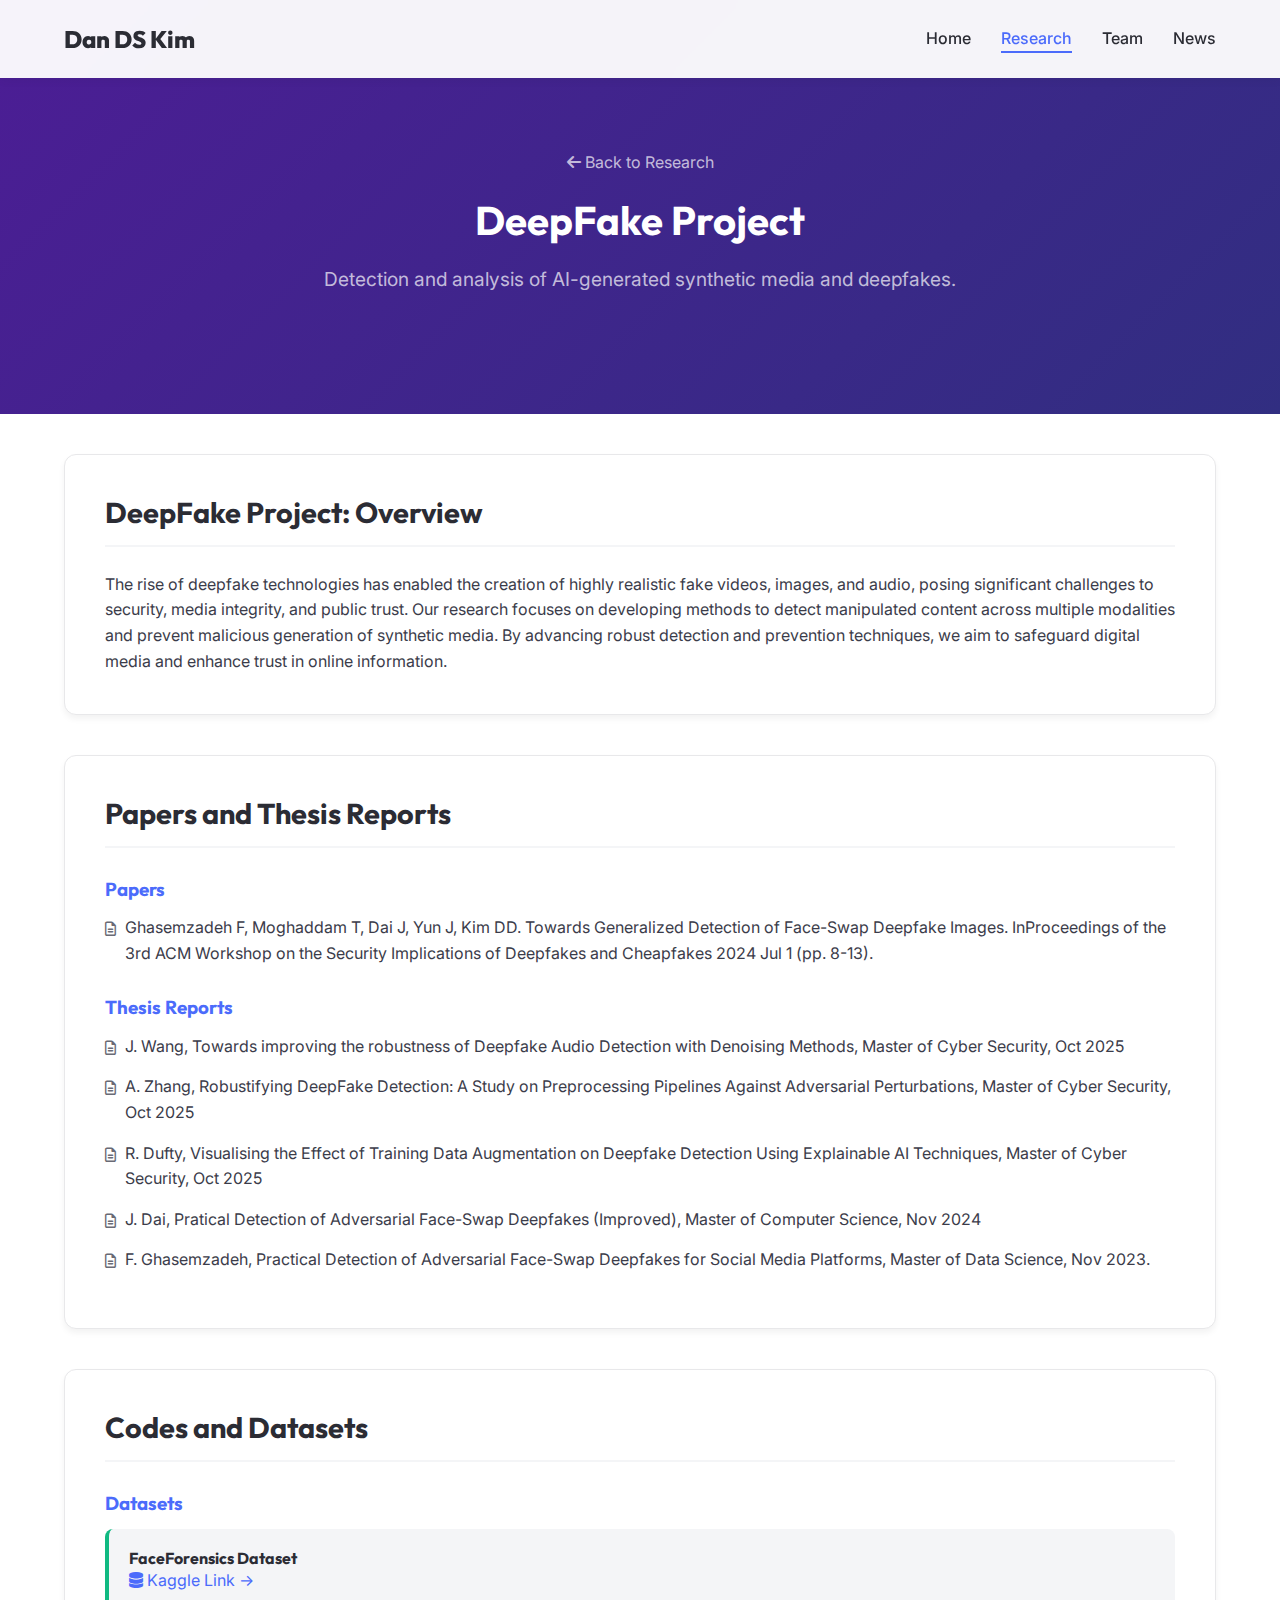
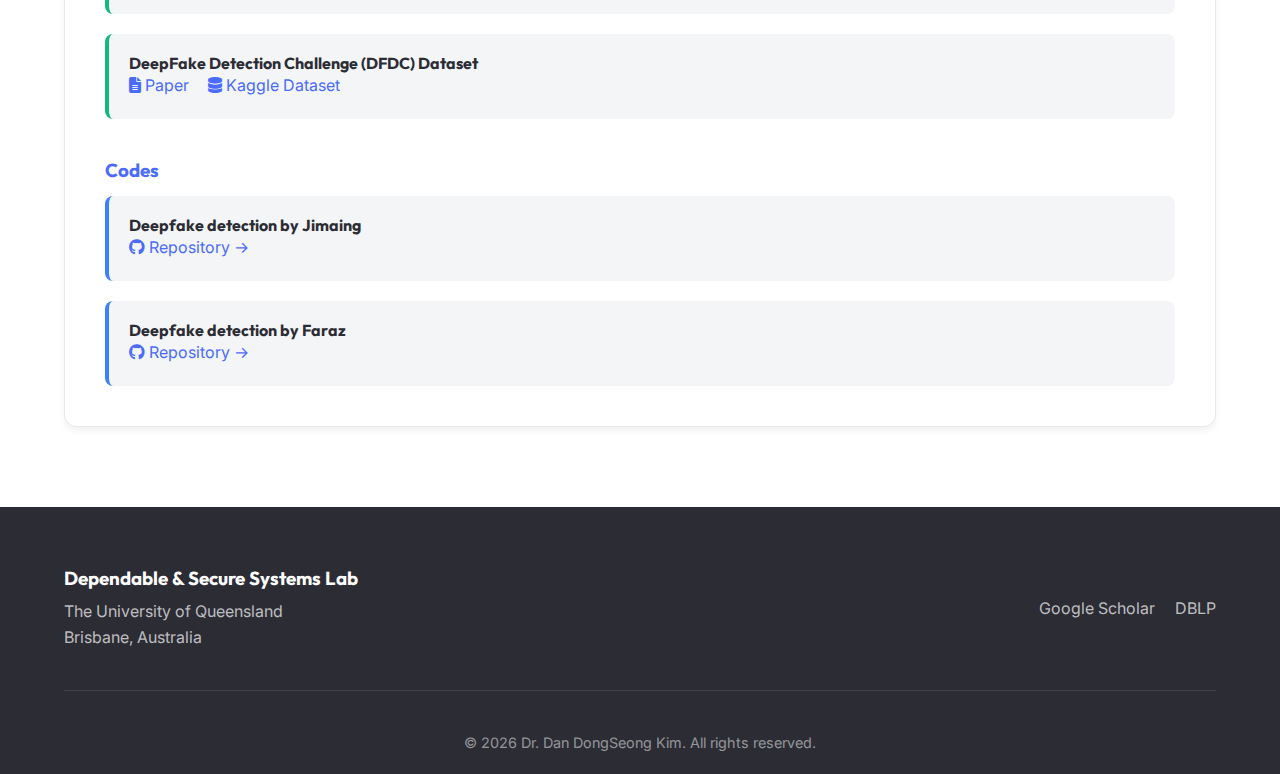
<file: deepfake.html>
<!DOCTYPE html>
<html lang="en">

<head>
    <meta charset="UTF-8">
    <meta name="viewport" content="width=device-width, initial-scale=1.0">
    <title>DeepFake Project | Dependable & Secure Systems Lab</title>

    <!-- Google Fonts -->
    <link rel="preconnect" href="https://fonts.googleapis.com">
    <link rel="preconnect" href="https://fonts.gstatic.com" crossorigin>
    <link
        href="https://fonts.googleapis.com/css2?family=Inter:wght@300;400;500;600;700&family=Outfit:wght@400;600;800&display=swap"
        rel="stylesheet">

    <!-- Icons -->
    <link rel="stylesheet" href="https://cdnjs.cloudflare.com/ajax/libs/font-awesome/6.4.0/css/all.min.css">

    <!-- Custom CSS -->
    <link rel="stylesheet" href="css/style.css">

    <style>
        .page-header {
            padding: 150px 0 80px;
            background: linear-gradient(to right, #2b2c34, #1a1a24);
            text-align: center;
            color: white;
        }

        .page-header .title {
            color: white;
            font-size: 2.5rem;
        }

        .page-header .lead-text {
            color: rgba(255, 255, 255, 0.7);
        }

        .content-section {
            padding: 40px 0;
        }

        .content-card {
            background: white;
            padding: 40px;
            border-radius: 12px;
            box-shadow: var(--shadow);
            border: 1px solid var(--border-color);
            margin-bottom: 40px;
        }

        .content-card h2 {
            border-bottom: 2px solid var(--bg-light);
            padding-bottom: 15px;
            margin-bottom: 25px;
            font-size: 1.8rem;
        }

        .paper-list {
            padding-left: 0;
            list-style: none;
        }

        .paper-list li {
            margin-bottom: 15px;
            padding-left: 20px;
            position: relative;
            line-height: 1.6;
            color: var(--text-color);
        }

        .paper-list li::before {
            content: '\f15c';
            font-family: 'Font Awesome 5 Free';
            font-weight: 400;
            position: absolute;
            left: 0;
            top: 2px;
            color: var(--text-light);
            font-size: 0.9rem;
        }

        .dataset-list {
            display: grid;
            gap: 20px;
        }

        .dataset-item {
            background: var(--bg-light);
            padding: 20px;
            border-radius: 8px;
            border-left: 4px solid var(--primary-color);
        }
    </style>
</head>

<body>
    <!-- Navbar -->
    <nav class="navbar">
        <div class="container nav-container">
            <a href="index.html" class="logo">
                <span class="logo-text">Dan DS Kim</span>
            </a>
            <ul class="nav-links">
                <li><a href="index.html">Home</a></li>
                <li><a href="research.html" class="active">Research</a></li>
                <li><a href="team.html">Team</a></li>
                <li><a href="news.html">News</a></li>
            </ul>
            <div class="hamburger">
                <i class="fas fa-bars"></i>
            </div>
        </div>
    </nav>

    <!-- Page Header -->
    <header class="page-header" style="background: linear-gradient(135deg, #4c1d95 0%, #312e81 100%);">
        <div class="container">
            <a href="research.html"
                style="color: rgba(255,255,255,0.7); display: inline-block; margin-bottom: 20px; transition: color 0.3s;">
                <i class="fas fa-arrow-left"></i> Back to Research
            </a>
            <h1 class="title">DeepFake Project</h1>
            <p class="lead-text">Detection and analysis of AI-generated synthetic media and deepfakes.</p>
        </div>
    </header>

    <div class="container content-section">

        <!-- Overview -->
        <div class="content-card">
            <h2>DeepFake Project: Overview</h2>
            <p>The rise of deepfake technologies has enabled the creation of highly realistic fake videos, images, and audio, posing significant challenges to security, media integrity, and public trust. Our research focuses on developing methods to detect manipulated content across multiple modalities and prevent malicious generation of synthetic media. By advancing robust detection and prevention techniques, we aim to safeguard digital media and enhance trust in online information.</p>
        </div>

        <!-- Papers -->
        <div class="content-card">
            <h2>Papers and Thesis Reports</h2>

            <h3 style="color: var(--primary-color); margin-top: 30px; margin-bottom: 15px;">Papers</h3>
            <ul class="paper-list">
                <li>Ghasemzadeh F, Moghaddam T, Dai J, Yun J, Kim DD. Towards Generalized Detection of Face-Swap
                    Deepfake Images. InProceedings of the 3rd ACM Workshop on the Security Implications of Deepfakes and
                    Cheapfakes 2024 Jul 1 (pp. 8-13).</li>
            </ul>

            <h3 style="color: var(--primary-color); margin-top: 30px; margin-bottom: 15px;">Thesis Reports</h3>
            <ul class="paper-list">
                <li>J. Wang, Towards improving the robustness of Deepfake Audio Detection with Denoising Methods, Master
                    of Cyber Security, Oct 2025</li>
                <li>A. Zhang, Robustifying DeepFake Detection: A Study on Preprocessing Pipelines Against Adversarial
                    Perturbations, Master of Cyber Security, Oct 2025</li>
                <li>R. Dufty, Visualising the Effect of Training Data Augmentation on Deepfake Detection Using
                    Explainable AI Techniques, Master of Cyber Security, Oct 2025</li>
                <li>J. Dai, Pratical Detection of Adversarial Face-Swap Deepfakes (Improved), Master of Computer
                    Science, Nov 2024</li>
                <li>F. Ghasemzadeh, Practical Detection of Adversarial Face-Swap Deepfakes for Social Media Platforms,
                    Master of Data Science, Nov 2023.</li>
            </ul>
        </div>

        <!-- Codes & Datasets -->
        <div class="content-card">
            <h2>Codes and Datasets</h2>

            <h3 style="color: var(--primary-color); margin-top: 30px; margin-bottom: 15px;">Datasets</h3>
            <div class="dataset-list">
                <div class="dataset-item" style="border-left-color: #10b981;">
                    <h4>FaceForensics Dataset</h4>
                    <a href="https://www.kaggle.com/datasets/greatgamedota/faceforensics" target="_blank"
                        class="text-primary mt-2 inline-block"><i class="fas fa-database"></i> Kaggle Link &rarr;</a>
                </div>
                <div class="dataset-item" style="border-left-color: #10b981;">
                    <h4>DeepFake Detection Challenge (DFDC) Dataset</h4>
                    <a href="https://arxiv.org/abs/2006.07397" target="_blank" class="text-primary mt-2 inline-block"
                        style="margin-right: 15px;"><i class="fas fa-file-alt"></i> Paper</a>
                    <a href="https://www.kaggle.com/competitions/deepfake-detection-challenge/data" target="_blank"
                        class="text-primary mt-2 inline-block"><i class="fas fa-database"></i> Kaggle Dataset</a>
                </div>
            </div>

            <h3 style="color: var(--primary-color); margin-top: 40px; margin-bottom: 15px;">Codes</h3>
            <div class="dataset-list">
                <div class="dataset-item" style="border-left-color: #3b82f6;">
                    <h4>Deepfake detection by Jimaing</h4>
                    <a href="https://github.com/MagicD123/deepfake_detection.git" target="_blank"
                        class="text-primary mt-2 inline-block"><i class="fab fa-github"></i> Repository &rarr;</a>
                </div>
                <div class="dataset-item" style="border-left-color: #3b82f6;">
                    <h4>Deepfake detection by Faraz</h4>
                    <a href="https://github.com/faraz-g/deepfake_detection" target="_blank"
                        class="text-primary mt-2 inline-block"><i class="fab fa-github"></i> Repository &rarr;</a>
                </div>
            </div>

        </div>
    </div>

    <footer class="footer">
        <div class="container footer-container">
            <div class="footer-info">
                <h3>Dependable & Secure Systems Lab</h3>
                <p>The University of Queensland<br>Brisbane, Australia</p>
            </div>
            <div class="footer-links">
                <a href="https://scholar.google.com/citations?user=dIIYVQkAAAAJ&hl=en" target="_blank">Google
                    Scholar</a>
                <a href="https://dblp.org/pid/k/DongSeongKim.html" target="_blank">DBLP</a>
            </div>
        </div>
        <div class="copyright">
            <p>&copy; <span id="year"></span> Dr. Dan DongSeong Kim. All rights reserved.</p>
        </div>
    </footer>

    <script src="js/main.js"></script>
</body>

</html>
</file>
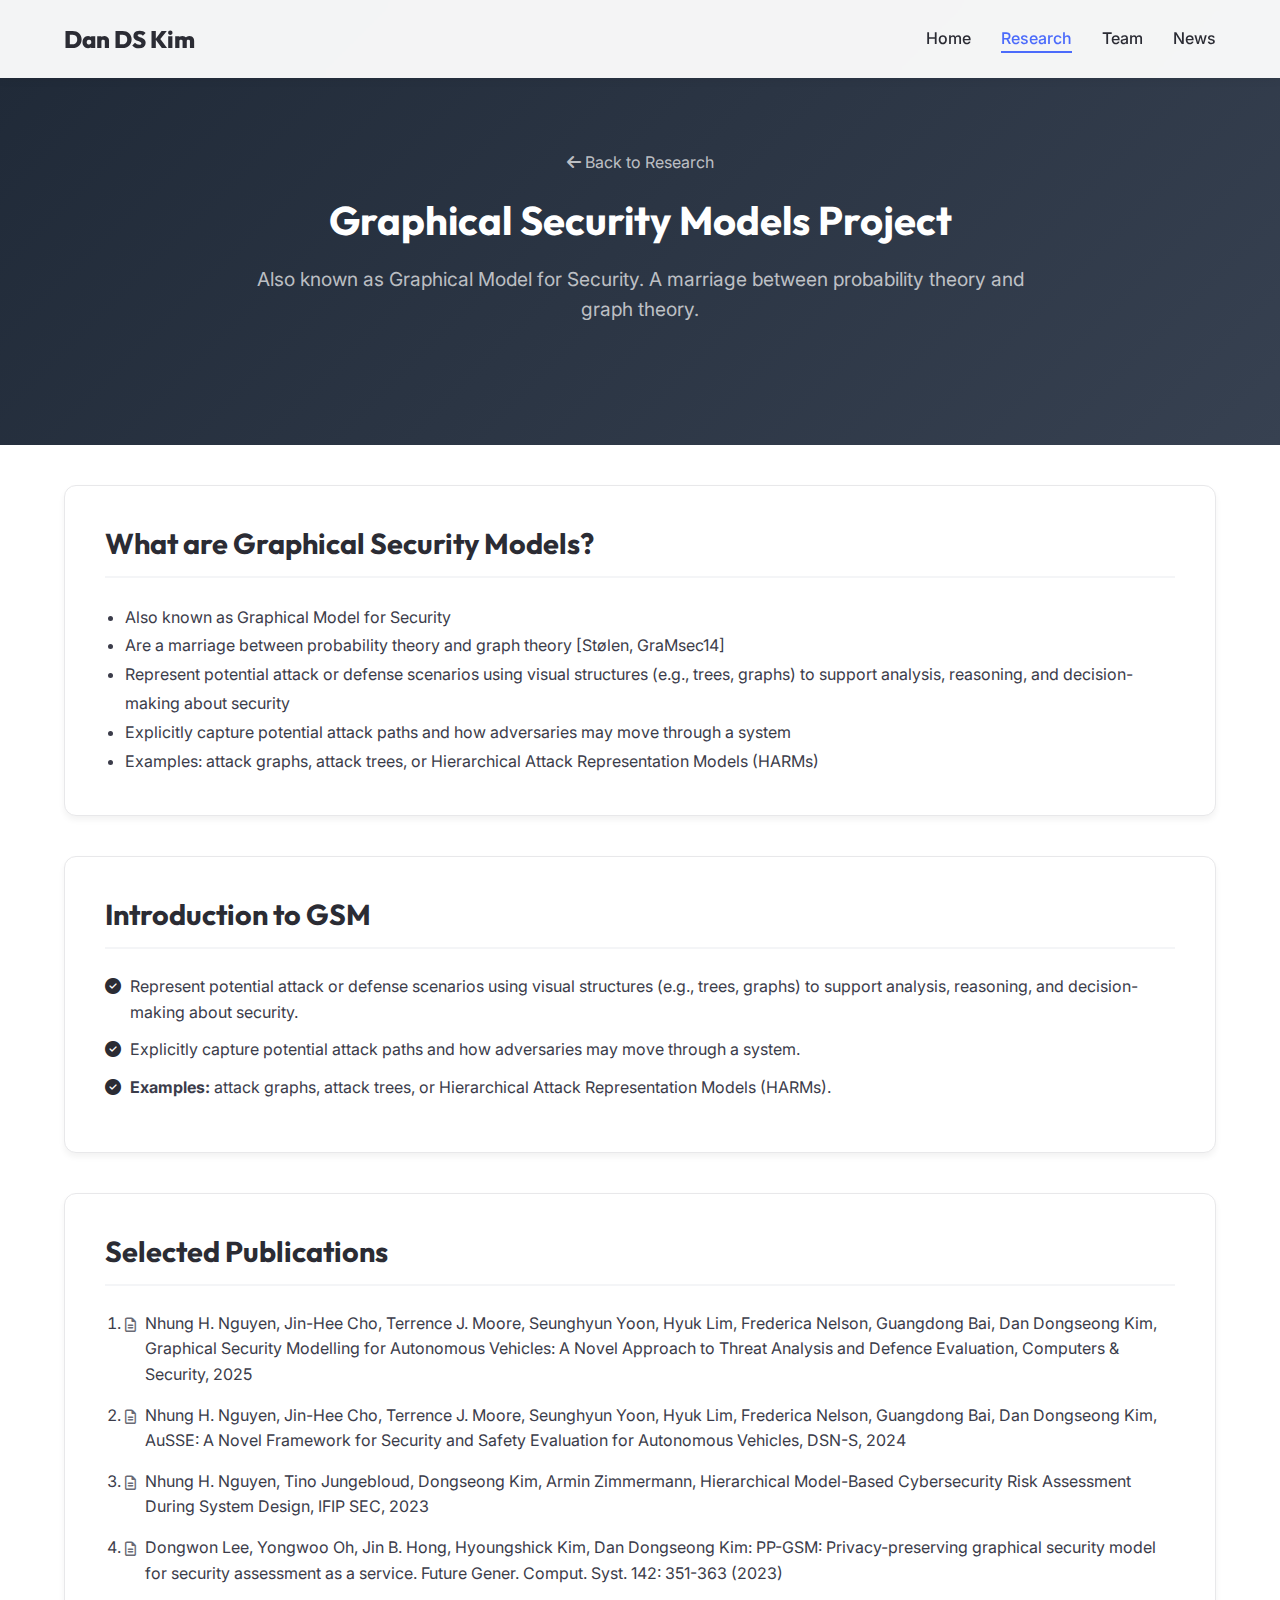
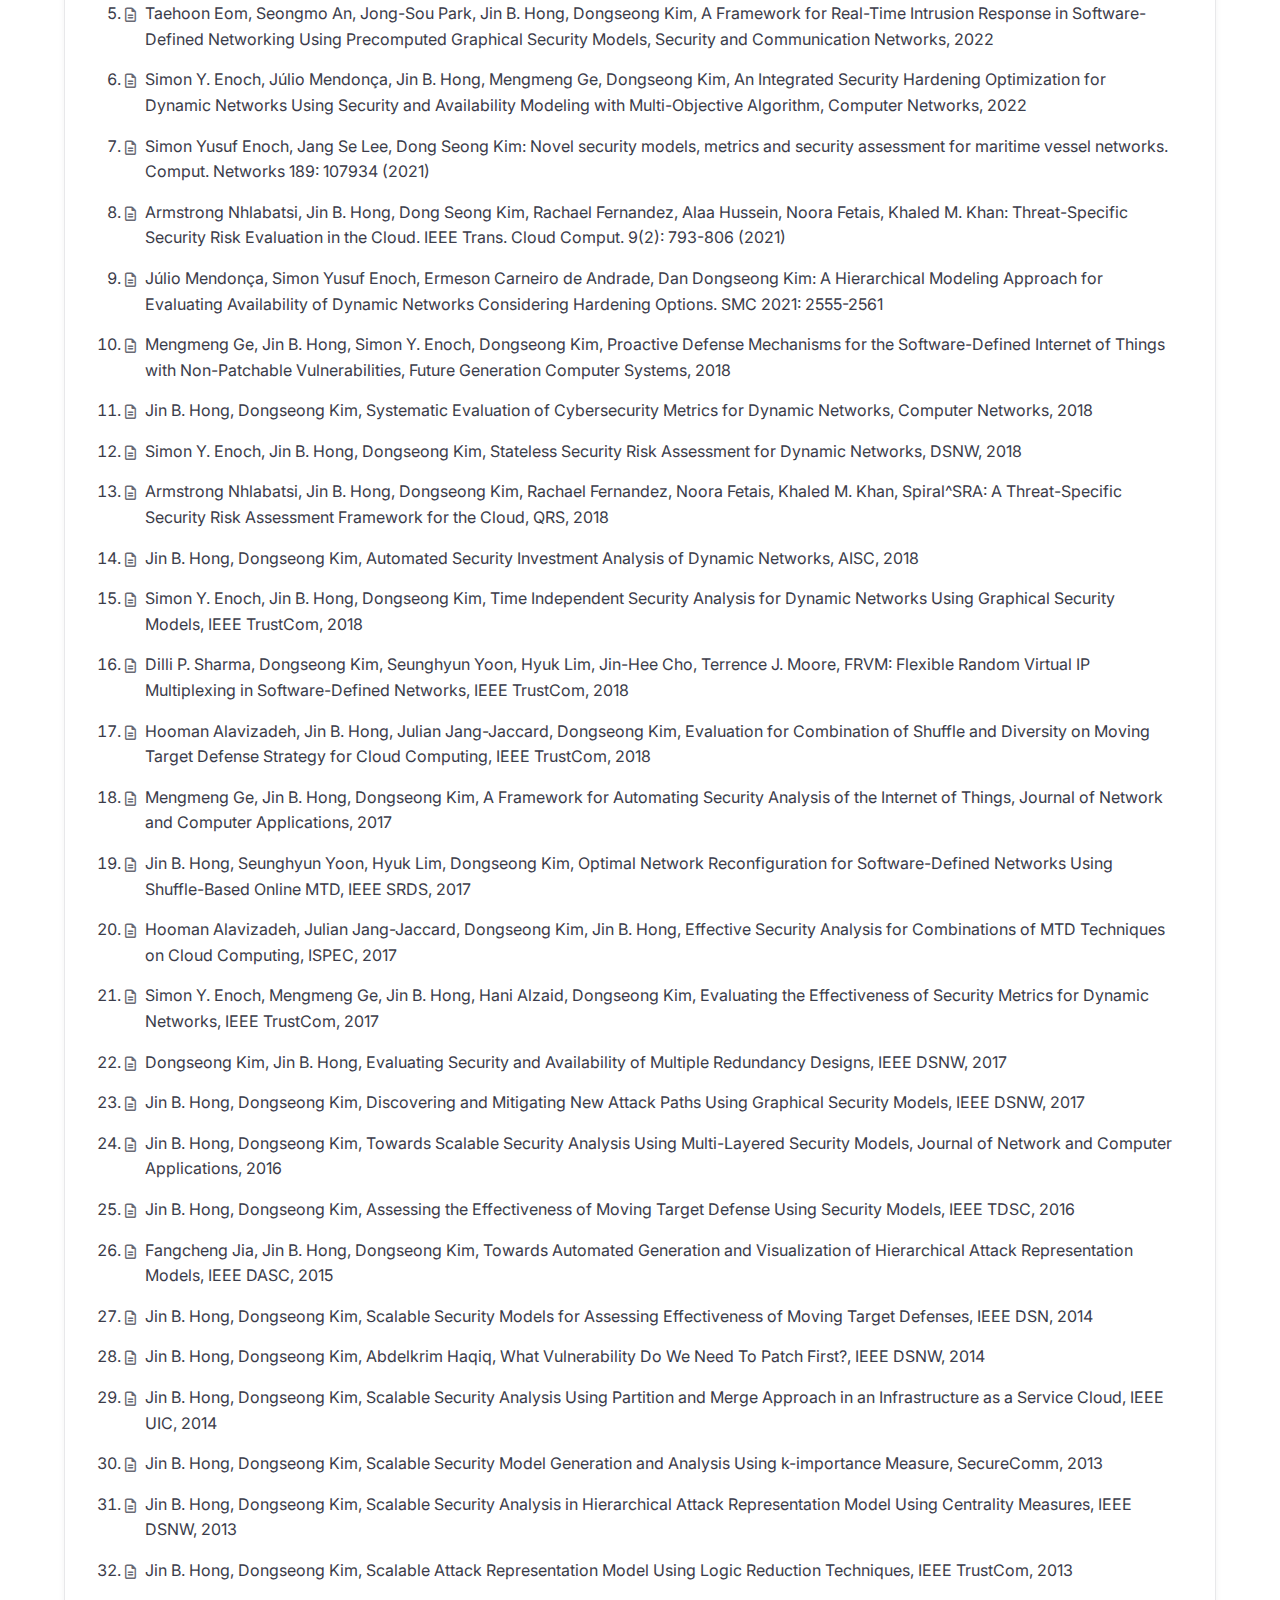
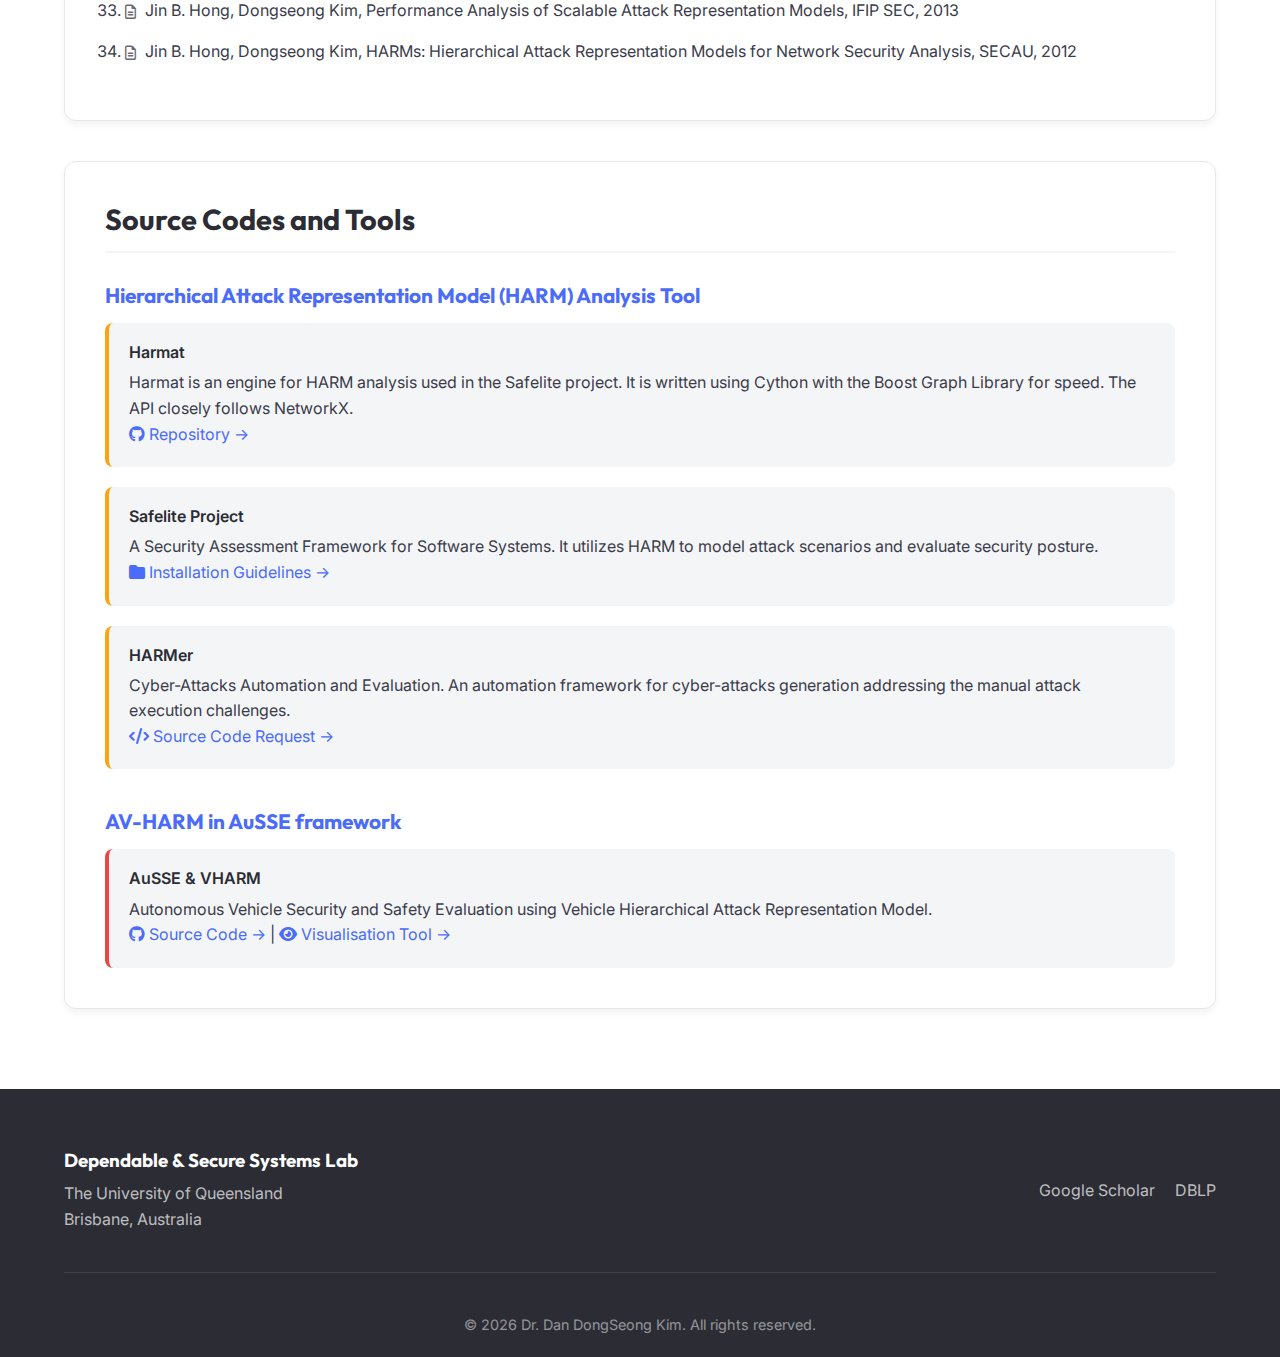
<file: gsm.html>
<!DOCTYPE html>
<html lang="en">

<head>
    <meta charset="UTF-8">
    <meta name="viewport" content="width=device-width, initial-scale=1.0">
    <title>Graphical Security Models | Dependable & Secure Systems Lab</title>

    <!-- Google Fonts -->
    <link rel="preconnect" href="https://fonts.googleapis.com">
    <link rel="preconnect" href="https://fonts.gstatic.com" crossorigin>
    <link
        href="https://fonts.googleapis.com/css2?family=Inter:wght@300;400;500;600;700&family=Outfit:wght@400;600;800&display=swap"
        rel="stylesheet">

    <!-- Icons -->
    <link rel="stylesheet" href="https://cdnjs.cloudflare.com/ajax/libs/font-awesome/6.4.0/css/all.min.css">

    <!-- Custom CSS -->
    <link rel="stylesheet" href="css/style.css">

    <style>
        .page-header {
            padding: 150px 0 80px;
            background: linear-gradient(to right, #2b2c34, #1a1a24);
            text-align: center;
            color: white;
        }

        .page-header .title {
            color: white;
            font-size: 2.5rem;
        }

        .page-header .lead-text {
            color: rgba(255, 255, 255, 0.7);
        }

        .content-section {
            padding: 40px 0;
        }

        .content-card {
            background: white;
            padding: 40px;
            border-radius: 12px;
            box-shadow: var(--shadow);
            border: 1px solid var(--border-color);
            margin-bottom: 40px;
        }

        .content-card h2 {
            border-bottom: 2px solid var(--bg-light);
            padding-bottom: 15px;
            margin-bottom: 25px;
            font-size: 1.8rem;
        }

        .content-card h3 {
            font-size: 1.3rem;
            margin-top: 30px;
            margin-bottom: 15px;
            color: var(--primary-color);
        }

        .paper-list li {
            margin-bottom: 15px;
            padding-left: 20px;
            position: relative;
            line-height: 1.6;
            color: var(--text-color);
        }

        .paper-list li::before {
            content: '\f15c';
            font-family: 'Font Awesome 5 Free';
            font-weight: 400;
            position: absolute;
            left: 0;
            top: 2px;
            color: var(--text-light);
            font-size: 0.9rem;
        }

        .dataset-list {
            display: grid;
            gap: 20px;
        }

        .dataset-item {
            background: var(--bg-light);
            padding: 20px;
            border-radius: 8px;
            border-left: 4px solid var(--primary-color);
        }

        .dataset-item h4 {
            margin-bottom: 8px;
            font-family: 'Inter', sans-serif;
            font-weight: 600;
        }

        .intro-points {
            list-style: none;
            padding-left: 0;
        }

        .intro-points li {
            margin-bottom: 12px;
            padding-left: 25px;
            position: relative;
        }

        .intro-points li i {
            position: absolute;
            left: 0;
            top: 4px;
            color: var(--secondary-color);
        }
    </style>
</head>

<body>
    <!-- Navbar -->
    <nav class="navbar">
        <div class="container nav-container">
            <a href="index.html" class="logo">
                <span class="logo-text">Dan DS Kim</span>
            </a>
            <ul class="nav-links">
                <li><a href="index.html">Home</a></li>
                <li><a href="research.html" class="active">Research</a></li>
                <li><a href="team.html">Team</a></li>
                <li><a href="news.html">News</a></li>
            </ul>
            <div class="hamburger">
                <i class="fas fa-bars"></i>
            </div>
        </div>
    </nav>

    <!-- Page Header -->
    <header class="page-header" style="background: linear-gradient(135deg, #1f2937 0%, #374151 100%);">
        <div class="container">
            <a href="research.html"
                style="color: rgba(255,255,255,0.7); display: inline-block; margin-bottom: 20px; transition: color 0.3s;">
                <i class="fas fa-arrow-left"></i> Back to Research
            </a>
            <h1 class="title">Graphical Security Models Project</h1>
            <p class="lead-text">Also known as Graphical Model for Security. A marriage between probability theory and
                graph theory.</p>
        </div>
    </header>

    <div class="container content-section">

        <!-- Introduction -->
        <div class="content-card">
            <h2>What are Graphical Security Models?</h2>
            <ul style="list-style-type: disc; margin-left: 20px; line-height: 1.8;">
                <li>Also known as Graphical Model for Security</li>
                <li>Are a marriage between probability theory and graph theory [Stølen, GraMsec14]</li>
                <li>Represent potential attack or defense scenarios using visual structures (e.g., trees, graphs) to support analysis, reasoning, and decision-making about security</li>
                <li>Explicitly capture potential attack paths and how adversaries may move through a system</li>
                <li>Examples: attack graphs, attack trees, or Hierarchical Attack Representation Models (HARMs)</li>
            </ul>
        </div>

        <!-- Introduction -->
        <div class="content-card">
            <h2>Introduction to GSM</h2>
            <ul class="intro-points">
                <li><i class="fas fa-check-circle"></i> Represent potential attack or defense scenarios using visual
                    structures (e.g., trees, graphs) to support analysis, reasoning, and decision-making about security.
                </li>
                <li><i class="fas fa-check-circle"></i> Explicitly capture potential attack paths and how adversaries
                    may move through a system.</li>
                <li><i class="fas fa-check-circle"></i> <strong>Examples:</strong> attack graphs, attack trees, or
                    Hierarchical Attack Representation Models (HARMs).</li>
            </ul>
        </div>

        <!-- Papers -->
        <div class="content-card">
            <h2>Selected Publications</h2>
            <ol class="paper-list" style="padding-left: 20px;">
                <li>Nhung H. Nguyen, Jin-Hee Cho, Terrence J. Moore, Seunghyun Yoon, Hyuk Lim, Frederica Nelson,
                    Guangdong Bai, Dan Dongseong Kim, Graphical Security Modelling for Autonomous Vehicles: A Novel
                    Approach to Threat Analysis and Defence Evaluation, Computers & Security, 2025</li>
                <li>Nhung H. Nguyen, Jin-Hee Cho, Terrence J. Moore, Seunghyun Yoon, Hyuk Lim, Frederica Nelson,
                    Guangdong Bai, Dan Dongseong Kim, AuSSE: A Novel Framework for Security and Safety Evaluation for
                    Autonomous Vehicles, DSN-S, 2024</li>
                <li>Nhung H. Nguyen, Tino Jungebloud, Dongseong Kim, Armin Zimmermann, Hierarchical Model-Based
                    Cybersecurity Risk Assessment During System Design, IFIP SEC, 2023</li>
                <li>Dongwon Lee, Yongwoo Oh, Jin B. Hong, Hyoungshick Kim, Dan Dongseong Kim: PP-GSM: Privacy-preserving
                    graphical security model for security assessment as a service. Future Gener. Comput. Syst. 142:
                    351-363 (2023)</li>
                <li>Taehoon Eom, Seongmo An, Jong-Sou Park, Jin B. Hong, Dongseong Kim, A Framework for Real-Time
                    Intrusion Response in Software-Defined Networking Using Precomputed Graphical Security Models,
                    Security and Communication Networks, 2022</li>
                <li>Simon Y. Enoch, Júlio Mendonça, Jin B. Hong, Mengmeng Ge, Dongseong Kim, An Integrated Security
                    Hardening Optimization for Dynamic Networks Using Security and Availability Modeling with
                    Multi-Objective Algorithm, Computer Networks, 2022</li>
                <li>Simon Yusuf Enoch, Jang Se Lee, Dong Seong Kim: Novel security models, metrics and security
                    assessment for maritime vessel networks. Comput. Networks 189: 107934 (2021)</li>
                <li>Armstrong Nhlabatsi, Jin B. Hong, Dong Seong Kim, Rachael Fernandez, Alaa Hussein, Noora Fetais,
                    Khaled M. Khan: Threat-Specific Security Risk Evaluation in the Cloud. IEEE Trans. Cloud Comput.
                    9(2): 793-806 (2021)</li>
                <li>Júlio Mendonça, Simon Yusuf Enoch, Ermeson Carneiro de Andrade, Dan Dongseong Kim: A Hierarchical
                    Modeling Approach for Evaluating Availability of Dynamic Networks Considering Hardening Options. SMC
                    2021: 2555-2561</li>
                <li>Mengmeng Ge, Jin B. Hong, Simon Y. Enoch, Dongseong Kim, Proactive Defense Mechanisms for the
                    Software-Defined Internet of Things with Non-Patchable Vulnerabilities, Future Generation Computer
                    Systems, 2018</li>
                <li>Jin B. Hong, Dongseong Kim, Systematic Evaluation of Cybersecurity Metrics for Dynamic Networks,
                    Computer Networks, 2018</li>
                <li>Simon Y. Enoch, Jin B. Hong, Dongseong Kim, Stateless Security Risk Assessment for Dynamic Networks,
                    DSNW, 2018</li>
                <li>Armstrong Nhlabatsi, Jin B. Hong, Dongseong Kim, Rachael Fernandez, Noora Fetais, Khaled M. Khan,
                    Spiral^SRA: A Threat-Specific Security Risk Assessment Framework for the Cloud, QRS, 2018</li>
                <li>Jin B. Hong, Dongseong Kim, Automated Security Investment Analysis of Dynamic Networks, AISC, 2018
                </li>
                <li>Simon Y. Enoch, Jin B. Hong, Dongseong Kim, Time Independent Security Analysis for Dynamic Networks
                    Using Graphical Security Models, IEEE TrustCom, 2018</li>
                <li>Dilli P. Sharma, Dongseong Kim, Seunghyun Yoon, Hyuk Lim, Jin-Hee Cho, Terrence J. Moore, FRVM:
                    Flexible Random Virtual IP Multiplexing in Software-Defined Networks, IEEE TrustCom, 2018</li>
                <li>Hooman Alavizadeh, Jin B. Hong, Julian Jang-Jaccard, Dongseong Kim, Evaluation for Combination of
                    Shuffle and Diversity on Moving Target Defense Strategy for Cloud Computing, IEEE TrustCom, 2018
                </li>
                <li>Mengmeng Ge, Jin B. Hong, Dongseong Kim, A Framework for Automating Security Analysis of the
                    Internet of Things, Journal of Network and Computer Applications, 2017</li>
                <li>Jin B. Hong, Seunghyun Yoon, Hyuk Lim, Dongseong Kim, Optimal Network Reconfiguration for
                    Software-Defined Networks Using Shuffle-Based Online MTD, IEEE SRDS, 2017</li>
                <li>Hooman Alavizadeh, Julian Jang-Jaccard, Dongseong Kim, Jin B. Hong, Effective Security Analysis for
                    Combinations of MTD Techniques on Cloud Computing, ISPEC, 2017</li>
                <li>Simon Y. Enoch, Mengmeng Ge, Jin B. Hong, Hani Alzaid, Dongseong Kim, Evaluating the Effectiveness
                    of Security Metrics for Dynamic Networks, IEEE TrustCom, 2017</li>
                <li>Dongseong Kim, Jin B. Hong, Evaluating Security and Availability of Multiple Redundancy Designs,
                    IEEE DSNW, 2017</li>
                <li>Jin B. Hong, Dongseong Kim, Discovering and Mitigating New Attack Paths Using Graphical Security
                    Models, IEEE DSNW, 2017</li>
                <li>Jin B. Hong, Dongseong Kim, Towards Scalable Security Analysis Using Multi-Layered Security Models,
                    Journal of Network and Computer Applications, 2016</li>
                <li>Jin B. Hong, Dongseong Kim, Assessing the Effectiveness of Moving Target Defense Using Security
                    Models, IEEE TDSC, 2016</li>
                <li>Fangcheng Jia, Jin B. Hong, Dongseong Kim, Towards Automated Generation and Visualization of
                    Hierarchical Attack Representation Models, IEEE DASC, 2015</li>
                <li>Jin B. Hong, Dongseong Kim, Scalable Security Models for Assessing Effectiveness of Moving Target
                    Defenses, IEEE DSN, 2014</li>
                <li>Jin B. Hong, Dongseong Kim, Abdelkrim Haqiq, What Vulnerability Do We Need To Patch First?, IEEE
                    DSNW, 2014</li>
                <li>Jin B. Hong, Dongseong Kim, Scalable Security Analysis Using Partition and Merge Approach in an
                    Infrastructure as a Service Cloud, IEEE UIC, 2014</li>
                <li>Jin B. Hong, Dongseong Kim, Scalable Security Model Generation and Analysis Using k-importance
                    Measure, SecureComm, 2013</li>
                <li>Jin B. Hong, Dongseong Kim, Scalable Security Analysis in Hierarchical Attack Representation Model
                    Using Centrality Measures, IEEE DSNW, 2013</li>
                <li>Jin B. Hong, Dongseong Kim, Scalable Attack Representation Model Using Logic Reduction Techniques,
                    IEEE TrustCom, 2013</li>
                <li>Jin B. Hong, Dongseong Kim, Performance Analysis of Scalable Attack Representation Models, IFIP SEC,
                    2013</li>
                <li>Jin B. Hong, Dongseong Kim, HARMs: Hierarchical Attack Representation Models for Network Security
                    Analysis, SECAU, 2012</li>
            </ol>
        </div>

        <!-- Source Codes -->
        <div class="content-card">
            <h2>Source Codes and Tools</h2>

            <h3>Hierarchical Attack Representation Model (HARM) Analysis Tool</h3>
            <div class="dataset-list">
                <div class="dataset-item" style="border-left-color: #fca311;">
                    <h4>Harmat</h4>
                    <p>Harmat is an engine for HARM analysis used in the Safelite project. It is written using Cython
                        with the Boost Graph Library for speed. The API closely follows NetworkX.</p>
                    <a href="https://github.com/whistlebee/harmat" target="_blank"
                        class="text-primary mt-2 inline-block"><i class="fab fa-github"></i> Repository &rarr;</a>
                </div>
                <div class="dataset-item" style="border-left-color: #fca311;">
                    <h4>Safelite Project</h4>
                    <p>A Security Assessment Framework for Software Systems. It utilizes HARM to model attack scenarios
                        and evaluate security posture.</p>
                    <a href="https://drive.google.com/drive/folders/11MCCzmArdSxWRdx87oMnKIYGAGJ0c8es?usp=drive_link"
                        target="_blank" class="text-primary mt-2 inline-block"><i class="fas fa-folder"></i>
                        Installation Guidelines &rarr;</a>
                </div>
                <div class="dataset-item" style="border-left-color: #fca311;">
                    <h4>HARMer</h4>
                    <p>Cyber-Attacks Automation and Evaluation. An automation framework for cyber-attacks generation
                        addressing the manual attack execution challenges.</p>
                    <a href="https://drive.google.com/drive/folders/15wm_0zX76-9BAq4u2NSo2n23lhjp3EUg?usp=drive_link"
                        target="_blank" class="text-primary mt-2 inline-block"><i class="fas fa-code"></i> Source Code
                        Request &rarr;</a>
                </div>
            </div>

            <h3 style="margin-top: 40px;">AV-HARM in AuSSE framework</h3>
            <div class="dataset-list">
                <div class="dataset-item" style="border-left-color: #ef4444;">
                    <h4>AuSSE & VHARM</h4>
                    <p>Autonomous Vehicle Security and Safety Evaluation using Vehicle Hierarchical Attack
                        Representation Model.</p>
                    <a href="https://github.com/ziz0301/AVHARM" target="_blank"
                        class="text-primary mt-2 inline-block"><i class="fab fa-github"></i> Source Code &rarr;</a> |
                    <a href="https://ziz0301.github.io/AVHARM/index.html" target="_blank"
                        class="text-primary mt-2 inline-block"><i class="fas fa-eye"></i> Visualisation Tool &rarr;</a>
                </div>
            </div>
        </div>

    </div>

    <footer class="footer">
        <!-- Reusing footer content -->
        <div class="container footer-container">
            <div class="footer-info">
                <h3>Dependable & Secure Systems Lab</h3>
                <p>The University of Queensland<br>Brisbane, Australia</p>
            </div>
            <div class="footer-links">
                <a href="https://scholar.google.com/citations?user=dIIYVQkAAAAJ&hl=en" target="_blank">Google
                    Scholar</a>
                <a href="https://dblp.org/pid/k/DongSeongKim.html" target="_blank">DBLP</a>
            </div>
        </div>
        <div class="copyright">
            <p>&copy; <span id="year"></span> Dr. Dan DongSeong Kim. All rights reserved.</p>
        </div>
    </footer>

    <script src="js/main.js"></script>
</body>

</html>
</file>
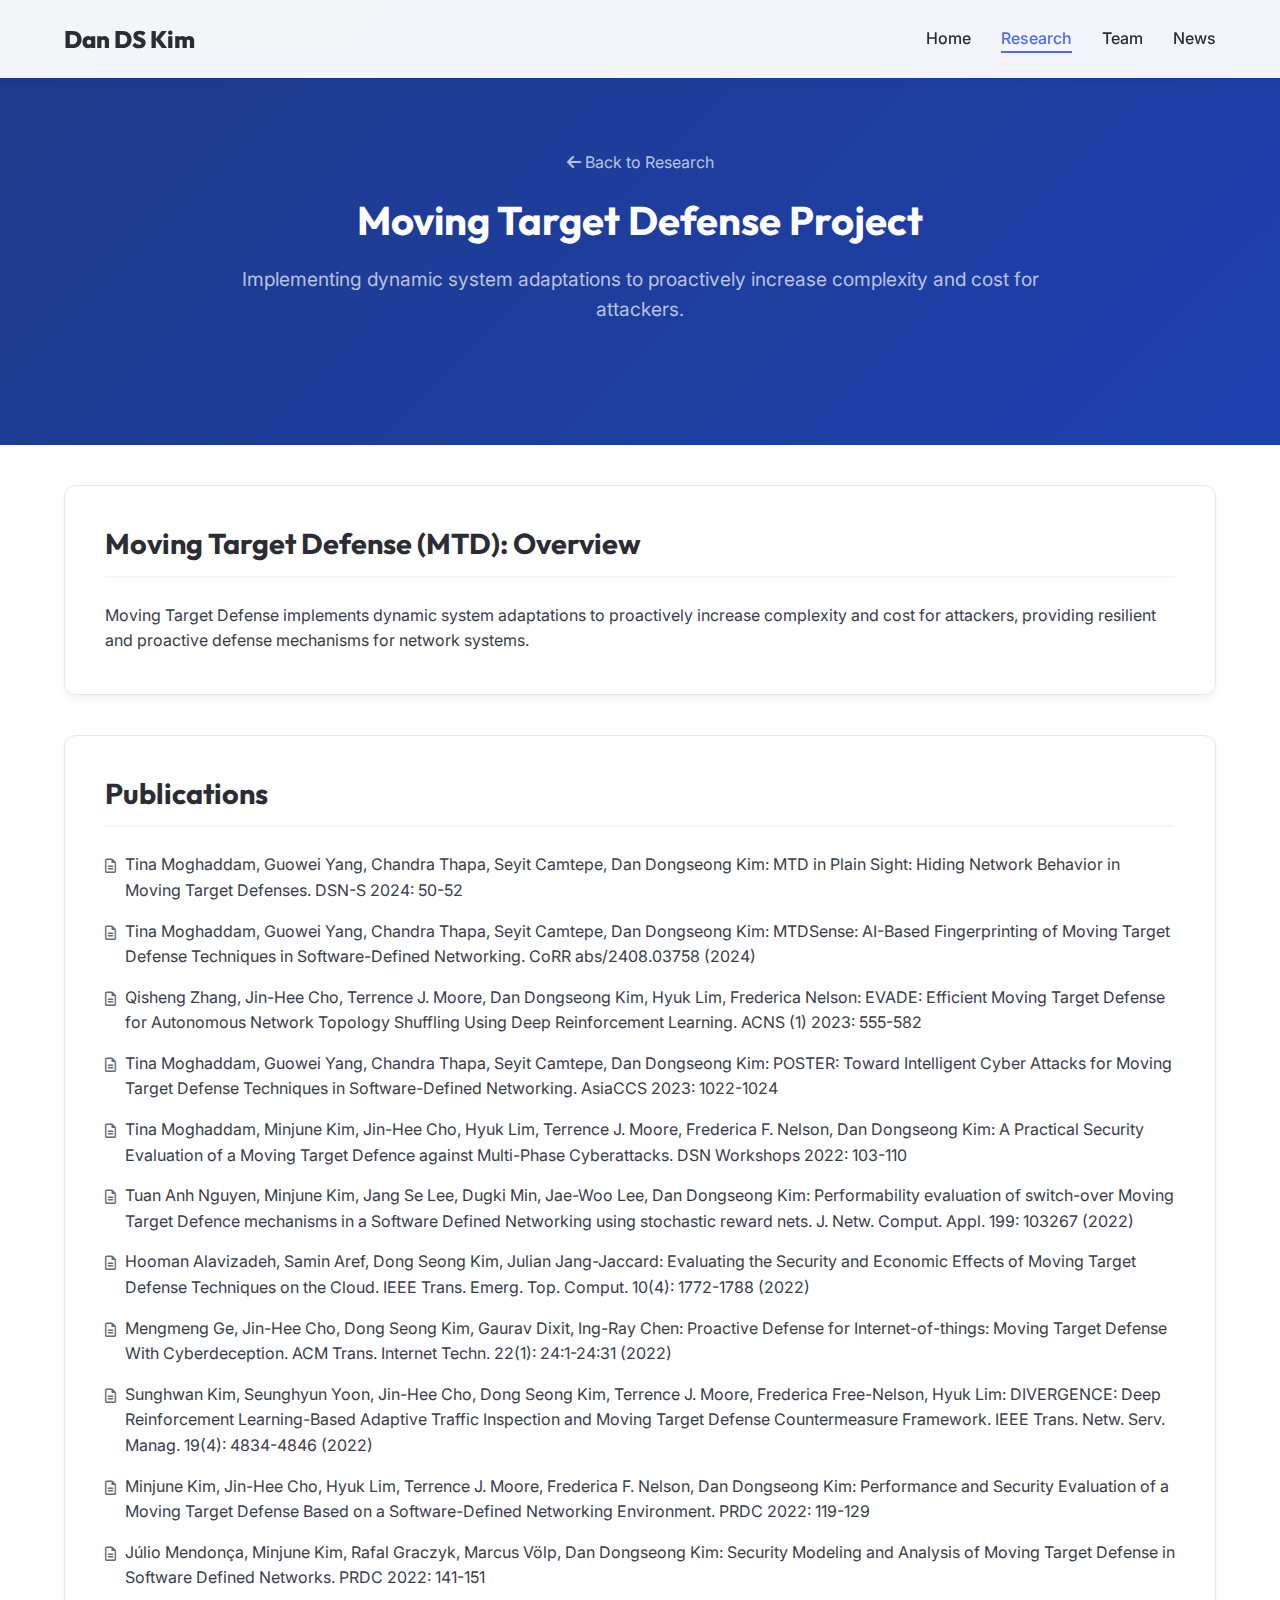
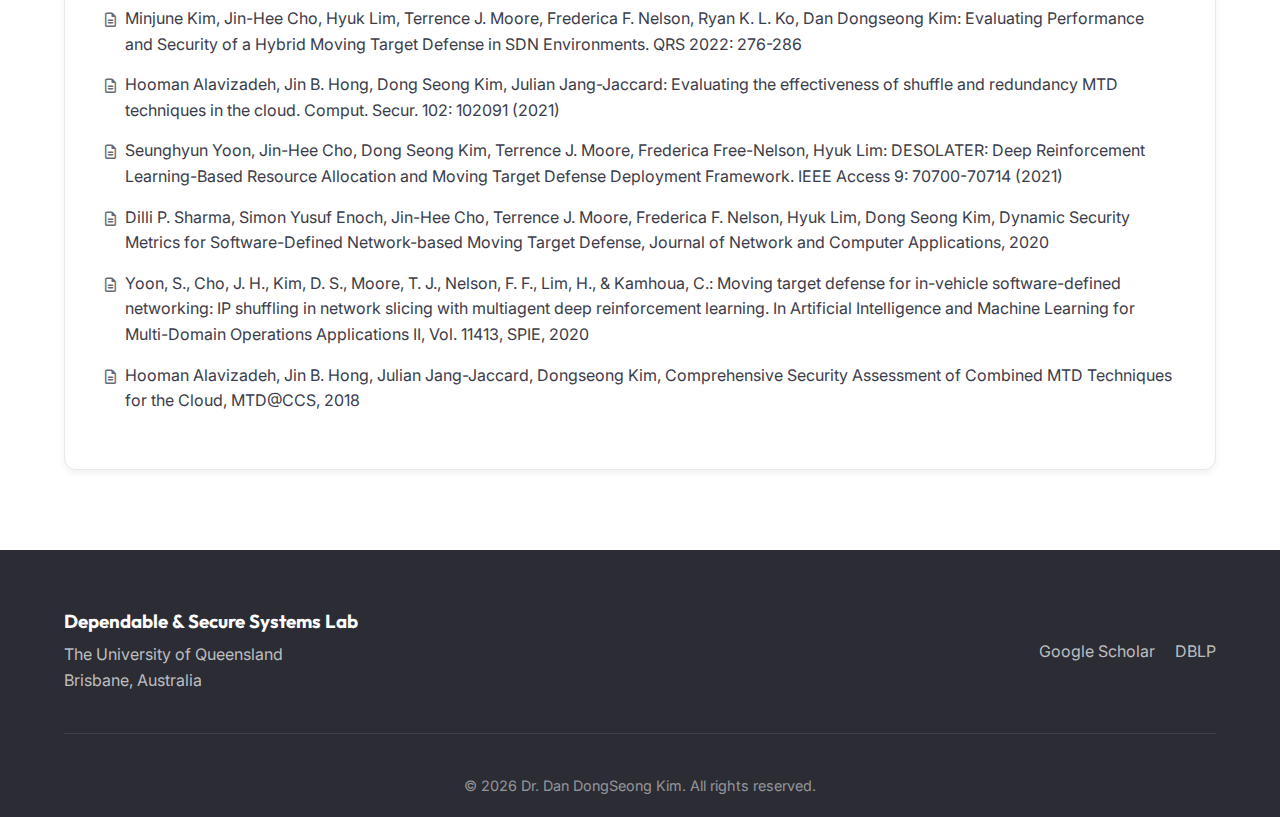
<file: mtd.html>
<!DOCTYPE html>
<html lang="en">

<head>
    <meta charset="UTF-8">
    <meta name="viewport" content="width=device-width, initial-scale=1.0">
    <title>Moving Target Defense | Dependable & Secure Systems Lab</title>

    <!-- Google Fonts -->
    <link rel="preconnect" href="https://fonts.googleapis.com">
    <link rel="preconnect" href="https://fonts.gstatic.com" crossorigin>
    <link
        href="https://fonts.googleapis.com/css2?family=Inter:wght@300;400;500;600;700&family=Outfit:wght@400;600;800&display=swap"
        rel="stylesheet">

    <!-- Icons -->
    <link rel="stylesheet" href="https://cdnjs.cloudflare.com/ajax/libs/font-awesome/6.4.0/css/all.min.css">

    <!-- Custom CSS -->
    <link rel="stylesheet" href="css/style.css">

    <style>
        .page-header {
            padding: 150px 0 80px;
            background: linear-gradient(to right, #2b2c34, #1a1a24);
            text-align: center;
            color: white;
        }

        .page-header .title {
            color: white;
            font-size: 2.5rem;
        }

        .page-header .lead-text {
            color: rgba(255, 255, 255, 0.7);
        }

        .content-section {
            padding: 40px 0;
        }

        .content-card {
            background: white;
            padding: 40px;
            border-radius: 12px;
            box-shadow: var(--shadow);
            border: 1px solid var(--border-color);
            margin-bottom: 40px;
        }

        .content-card h2 {
            border-bottom: 2px solid var(--bg-light);
            padding-bottom: 15px;
            margin-bottom: 25px;
            font-size: 1.8rem;
        }

        .paper-list {
            padding-left: 0;
            list-style: none;
        }

        .paper-list li {
            margin-bottom: 15px;
            padding-left: 20px;
            position: relative;
            line-height: 1.6;
            color: var(--text-color);
        }

        .paper-list li::before {
            content: '\f15c';
            font-family: 'Font Awesome 5 Free';
            font-weight: 400;
            position: absolute;
            left: 0;
            top: 2px;
            color: var(--text-light);
            font-size: 0.9rem;
        }
    </style>
</head>

<body>
    <!-- Navbar -->
    <nav class="navbar">
        <div class="container nav-container">
            <a href="index.html" class="logo">
                <span class="logo-text">Dan DS Kim</span>
            </a>
            <ul class="nav-links">
                <li><a href="index.html">Home</a></li>
                <li><a href="research.html" class="active">Research</a></li>
                <li><a href="team.html">Team</a></li>
                <li><a href="news.html">News</a></li>
            </ul>
            <div class="hamburger">
                <i class="fas fa-bars"></i>
            </div>
        </div>
    </nav>

    <!-- Page Header -->
    <header class="page-header" style="background: linear-gradient(135deg, #1e3a8a 0%, #1e40af 100%);">
        <div class="container">
            <a href="research.html"
                style="color: rgba(255,255,255,0.7); display: inline-block; margin-bottom: 20px; transition: color 0.3s;">
                <i class="fas fa-arrow-left"></i> Back to Research
            </a>
            <h1 class="title">Moving Target Defense Project</h1>
            <p class="lead-text">Implementing dynamic system adaptations to proactively increase complexity and cost for
                attackers.</p>
        </div>
    </header>

    <div class="container content-section">

        <!-- Overview -->
        <div class="content-card">
            <h2>Moving Target Defense (MTD): Overview</h2>
            <p>Moving Target Defense implements dynamic system adaptations to proactively increase complexity and cost for attackers, providing resilient and proactive defense mechanisms for network systems.</p>
        </div>

        <!-- Papers -->
        <div class="content-card">
            <h2>Publications</h2>
            <ul class="paper-list">
                <li>Tina Moghaddam, Guowei Yang, Chandra Thapa, Seyit Camtepe, Dan Dongseong Kim: MTD in Plain Sight:
                    Hiding Network Behavior in Moving Target Defenses. DSN-S 2024: 50-52</li>
                <li>Tina Moghaddam, Guowei Yang, Chandra Thapa, Seyit Camtepe, Dan Dongseong Kim: MTDSense: AI-Based
                    Fingerprinting of Moving Target Defense Techniques in Software-Defined Networking. CoRR
                    abs/2408.03758 (2024)</li>
                <li>Qisheng Zhang, Jin-Hee Cho, Terrence J. Moore, Dan Dongseong Kim, Hyuk Lim, Frederica Nelson: EVADE:
                    Efficient Moving Target Defense for Autonomous Network Topology Shuffling Using Deep Reinforcement
                    Learning. ACNS (1) 2023: 555-582</li>
                <li>Tina Moghaddam, Guowei Yang, Chandra Thapa, Seyit Camtepe, Dan Dongseong Kim: POSTER: Toward
                    Intelligent Cyber Attacks for Moving Target Defense Techniques in Software-Defined Networking.
                    AsiaCCS 2023: 1022-1024</li>
                <li>Tina Moghaddam, Minjune Kim, Jin-Hee Cho, Hyuk Lim, Terrence J. Moore, Frederica F. Nelson, Dan
                    Dongseong Kim: A Practical Security Evaluation of a Moving Target Defence against Multi-Phase
                    Cyberattacks. DSN Workshops 2022: 103-110</li>
                <li>Tuan Anh Nguyen, Minjune Kim, Jang Se Lee, Dugki Min, Jae-Woo Lee, Dan Dongseong Kim: Performability
                    evaluation of switch-over Moving Target Defence mechanisms in a Software Defined Networking using
                    stochastic reward nets. J. Netw. Comput. Appl. 199: 103267 (2022)</li>
                <li>Hooman Alavizadeh, Samin Aref, Dong Seong Kim, Julian Jang-Jaccard: Evaluating the Security and
                    Economic Effects of Moving Target Defense Techniques on the Cloud. IEEE Trans. Emerg. Top. Comput.
                    10(4): 1772-1788 (2022)</li>
                <li>Mengmeng Ge, Jin-Hee Cho, Dong Seong Kim, Gaurav Dixit, Ing-Ray Chen: Proactive Defense for
                    Internet-of-things: Moving Target Defense With Cyberdeception. ACM Trans. Internet Techn. 22(1):
                    24:1-24:31 (2022)</li>
                <li>Sunghwan Kim, Seunghyun Yoon, Jin-Hee Cho, Dong Seong Kim, Terrence J. Moore, Frederica Free-Nelson,
                    Hyuk Lim: DIVERGENCE: Deep Reinforcement Learning-Based Adaptive Traffic Inspection and Moving
                    Target Defense Countermeasure Framework. IEEE Trans. Netw. Serv. Manag. 19(4): 4834-4846 (2022)</li>
                <li>Minjune Kim, Jin-Hee Cho, Hyuk Lim, Terrence J. Moore, Frederica F. Nelson, Dan Dongseong Kim:
                    Performance and Security Evaluation of a Moving Target Defense Based on a Software-Defined
                    Networking Environment. PRDC 2022: 119-129</li>
                <li>Júlio Mendonça, Minjune Kim, Rafal Graczyk, Marcus Völp, Dan Dongseong Kim: Security Modeling and
                    Analysis of Moving Target Defense in Software Defined Networks. PRDC 2022: 141-151</li>
                <li>Minjune Kim, Jin-Hee Cho, Hyuk Lim, Terrence J. Moore, Frederica F. Nelson, Ryan K. L. Ko, Dan
                    Dongseong Kim: Evaluating Performance and Security of a Hybrid Moving Target Defense in SDN
                    Environments. QRS 2022: 276-286</li>
                <li>Hooman Alavizadeh, Jin B. Hong, Dong Seong Kim, Julian Jang-Jaccard: Evaluating the effectiveness of
                    shuffle and redundancy MTD techniques in the cloud. Comput. Secur. 102: 102091 (2021)</li>
                <li>Seunghyun Yoon, Jin-Hee Cho, Dong Seong Kim, Terrence J. Moore, Frederica Free-Nelson, Hyuk Lim:
                    DESOLATER: Deep Reinforcement Learning-Based Resource Allocation and Moving Target Defense
                    Deployment Framework. IEEE Access 9: 70700-70714 (2021)</li>
                <li>Dilli P. Sharma, Simon Yusuf Enoch, Jin-Hee Cho, Terrence J. Moore, Frederica F. Nelson, Hyuk Lim,
                    Dong Seong Kim, Dynamic Security Metrics for Software-Defined Network-based Moving Target Defense,
                    Journal of Network and Computer Applications, 2020</li>
                <li>Yoon, S., Cho, J. H., Kim, D. S., Moore, T. J., Nelson, F. F., Lim, H., & Kamhoua, C.: Moving target
                    defense for in-vehicle software-defined networking: IP shuffling in network slicing with multiagent
                    deep reinforcement learning. In Artificial Intelligence and Machine Learning for Multi-Domain
                    Operations Applications II, Vol. 11413, SPIE, 2020</li>
                <li>Hooman Alavizadeh, Jin B. Hong, Julian Jang-Jaccard, Dongseong Kim, Comprehensive Security
                    Assessment of Combined MTD Techniques for the Cloud, MTD@CCS, 2018</li>
            </ul>
        </div>
    </div>

    <footer class="footer">
        <div class="container footer-container">
            <div class="footer-info">
                <h3>Dependable & Secure Systems Lab</h3>
                <p>The University of Queensland<br>Brisbane, Australia</p>
            </div>
            <div class="footer-links">
                <a href="https://scholar.google.com/citations?user=dIIYVQkAAAAJ&hl=en" target="_blank">Google
                    Scholar</a>
                <a href="https://dblp.org/pid/k/DongSeongKim.html" target="_blank">DBLP</a>
            </div>
        </div>
        <div class="copyright">
            <p>&copy; <span id="year"></span> Dr. Dan DongSeong Kim. All rights reserved.</p>
        </div>
    </footer>

    <script src="js/main.js"></script>
</body>

</html>
</file>
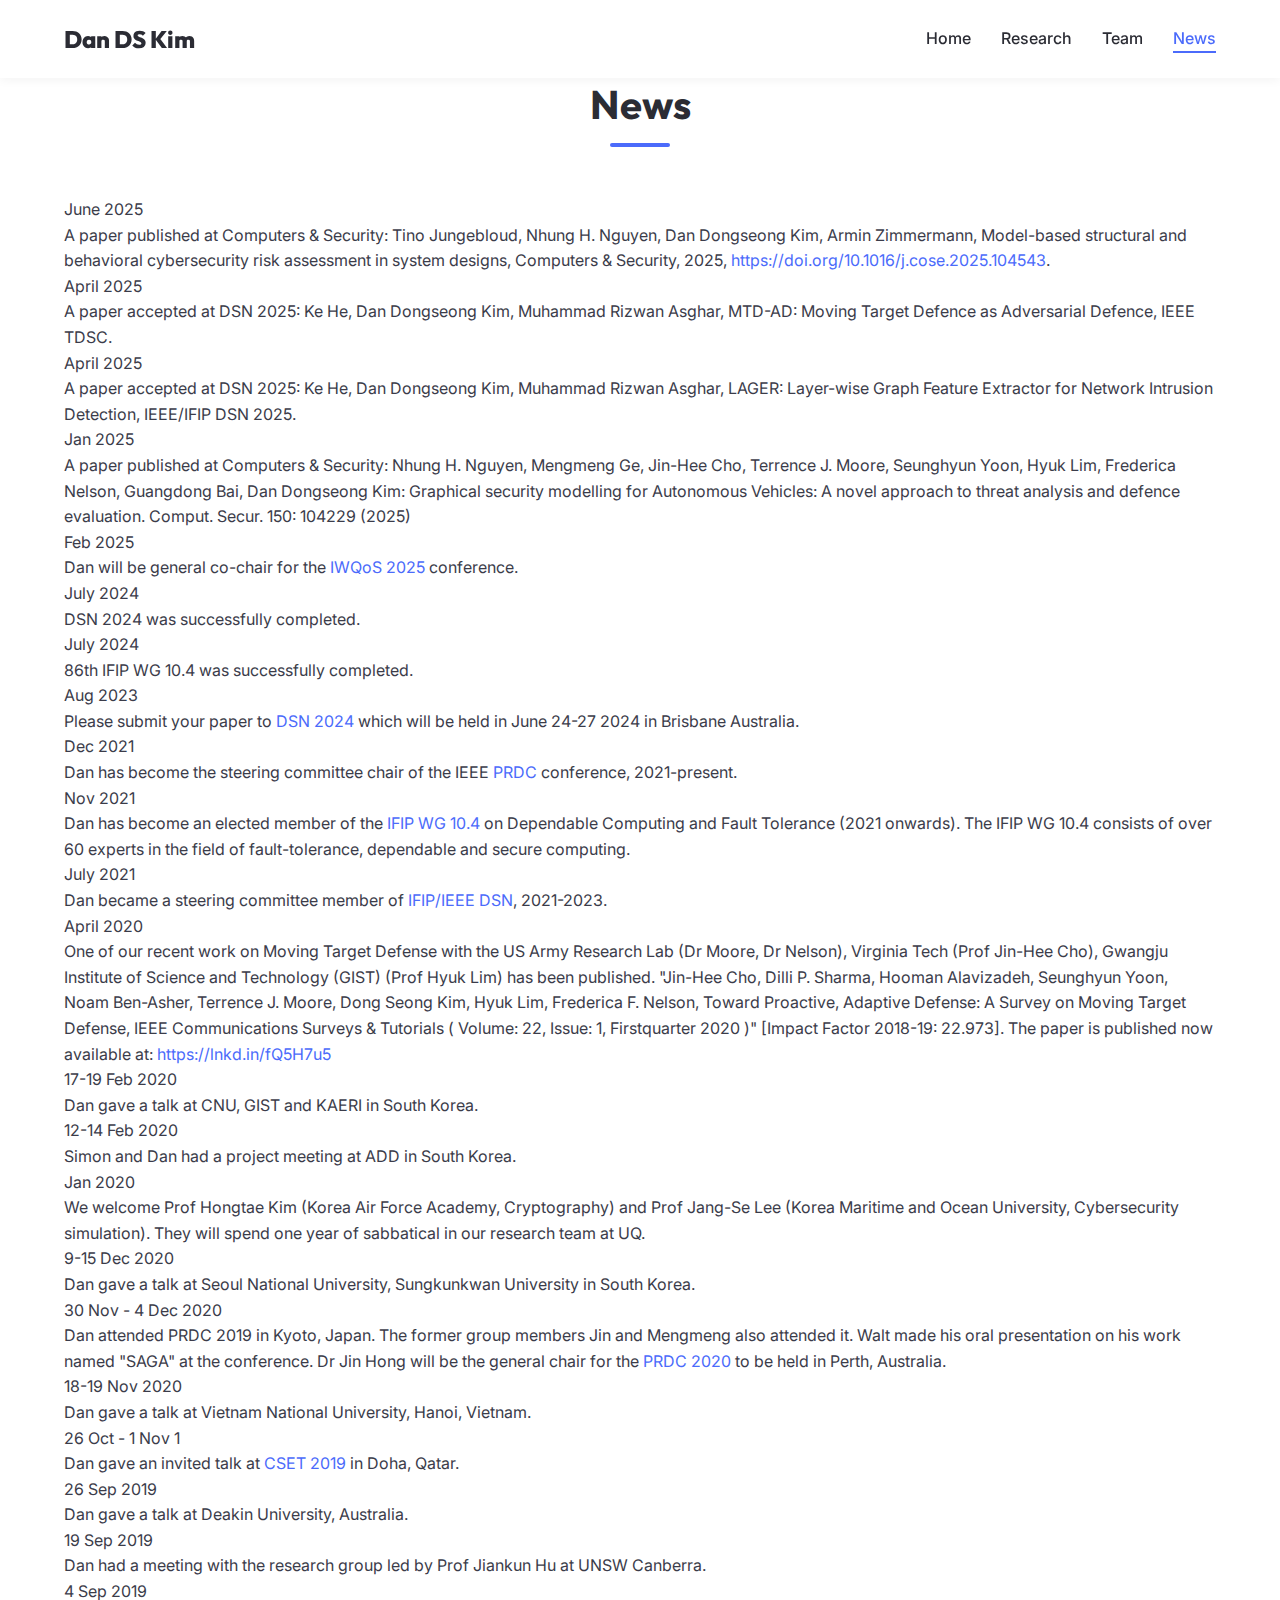
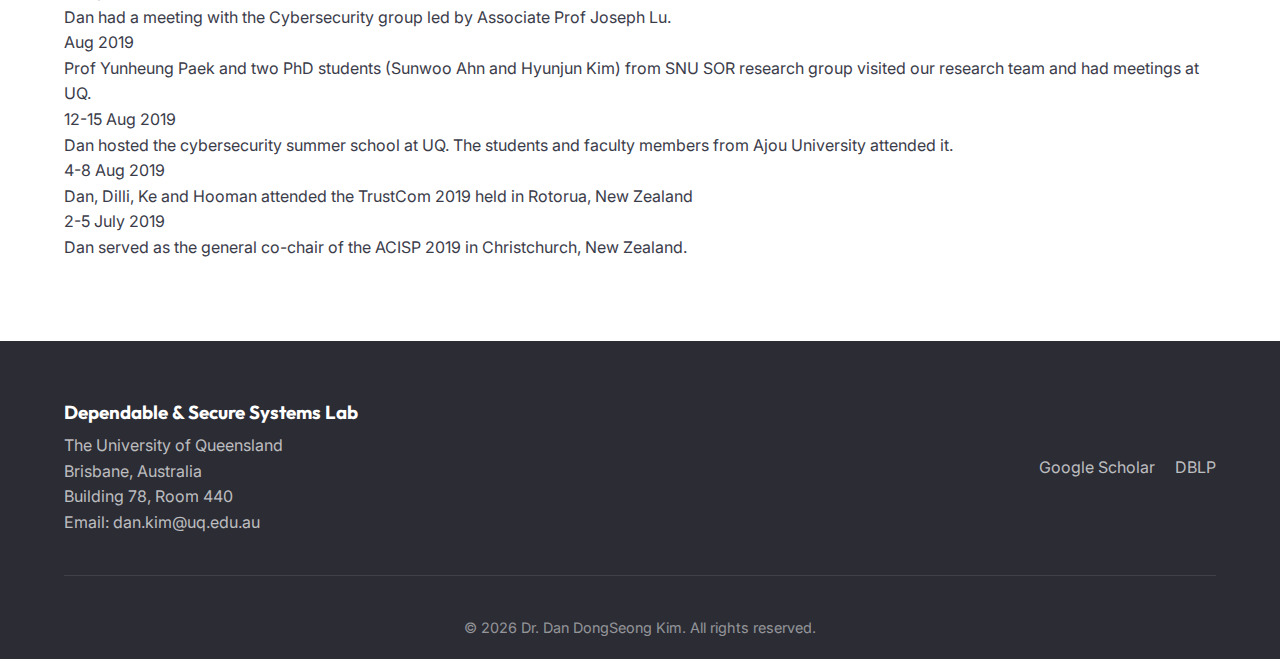
<file: news.html>
<!DOCTYPE html>
<html lang="en">
<head>
    <meta charset="UTF-8">
    <meta name="viewport" content="width=device-width, initial-scale=1.0">
    <title>News | Dan DongSeong Kim</title>
    <meta name="description" content="Latest news and updates from Dr. Dan DongSeong Kim's research lab.">
    
    <!-- Google Fonts -->
    <link rel="preconnect" href="https://fonts.googleapis.com">
    <link rel="preconnect" href="https://fonts.gstatic.com" crossorigin>
    <link href="https://fonts.googleapis.com/css2?family=Inter:wght@300;400;500;600;700&family=Outfit:wght@400;600;800&display=swap" rel="stylesheet">
    
    <!-- Icons -->
    <link rel="stylesheet" href="https://cdnjs.cloudflare.com/ajax/libs/font-awesome/6.4.0/css/all.min.css">
    
    <!-- Custom CSS -->
    <link rel="stylesheet" href="css/style.css">
</head>
<body>
    <!-- Navbar -->
    <nav class="navbar">
        <div class="container nav-container">
            <a href="index.html" class="logo">
                <span class="logo-text">Dan DS Kim</span>
            </a>
            <ul class="nav-links">
                <li><a href="index.html">Home</a></li>
                <li><a href="research.html">Research</a></li>
                <li><a href="team.html">Team</a></li>
                <li><a href="news.html" class="active">News</a></li>
            </ul>
            <div class="hamburger">
                <i class="fas fa-bars"></i>
            </div>
        </div>
    </nav>

    <!-- News Section -->
    <section class="section news-section">
        <div class="container">
            <div class="section-header">
                <h2>News</h2>
                <div class="divider"></div>
            </div>
            
            <div class="news-list">
                <div class="news-item">
                    <div class="news-date">June 2025</div>
                    <p>A paper published at Computers & Security: Tino Jungebloud, Nhung H. Nguyen, Dan Dongseong Kim, Armin Zimmermann, Model-based structural and behavioral cybersecurity risk assessment in system designs, Computers & Security, 2025, <a href="https://doi.org/10.1016/j.cose.2025.104543">https://doi.org/10.1016/j.cose.2025.104543</a>.</p>
                </div>
                <div class="news-item">
                    <div class="news-date">April 2025</div>
                    <p>A paper accepted at DSN 2025: Ke He, Dan Dongseong Kim, Muhammad Rizwan Asghar, MTD-AD: Moving Target Defence as Adversarial Defence, IEEE TDSC.</p>
                </div>
                <div class="news-item">
                    <div class="news-date">April 2025</div>
                    <p>A paper accepted at DSN 2025: Ke He, Dan Dongseong Kim, Muhammad Rizwan Asghar, LAGER: Layer-wise Graph Feature Extractor for Network Intrusion Detection, IEEE/IFIP DSN 2025.</p>
                </div>
                <div class="news-item">
                    <div class="news-date">Jan 2025</div>
                    <p>A paper published at Computers & Security: Nhung H. Nguyen, Mengmeng Ge, Jin-Hee Cho, Terrence J. Moore, Seunghyun Yoon, Hyuk Lim, Frederica Nelson, Guangdong Bai, Dan Dongseong Kim: Graphical security modelling for Autonomous Vehicles: A novel approach to threat analysis and defence evaluation. Comput. Secur. 150: 104229 (2025)</p>
                </div>
                <div class="news-item">
                    <div class="news-date">Feb 2025</div>
                    <p>Dan will be general co-chair for the <a href="https://iwqos2025.ieee-iwqos.org/">IWQoS 2025</a> conference.</p>
                </div>
                <div class="news-item">
                    <div class="news-date">July 2024</div>
                    <p>DSN 2024 was successfully completed.</p>
                </div>
                <div class="news-item">
                    <div class="news-date">July 2024</div>
                    <p>86th IFIP WG 10.4 was successfully completed.</p>
                </div>
                <div class="news-item">
                    <div class="news-date">Aug 2023</div>
                    <p>Please submit your paper to <a href="https://dsn2024uq.github.io/">DSN 2024</a> which will be held in June 24-27 2024 in Brisbane Australia.</p>
                </div>
                <div class="news-item">
                    <div class="news-date">Dec 2021</div>
                    <p>Dan has become the steering committee chair of the IEEE <a href="https://prdc.dependability.org/">PRDC</a> conference, 2021-present.</p>
                </div>
                <div class="news-item">
                    <div class="news-date">Nov 2021</div>
                    <p>Dan has become an elected member of the <a href="https://www.dependability.org/wg10.4/">IFIP WG 10.4</a> on Dependable Computing and Fault Tolerance (2021 onwards). The IFIP WG 10.4 consists of over 60 experts in the field of fault-tolerance, dependable and secure computing.</p>
                </div>
                <div class="news-item">
                    <div class="news-date">July 2021</div>
                    <p>Dan became a steering committee member of <a href="https://dsn2022.github.io/steercomm.html">IFIP/IEEE DSN</a>, 2021-2023.</p>
                </div>
                <div class="news-item">
                    <div class="news-date">April 2020</div>
                    <p>One of our recent work on Moving Target Defense with the US Army Research Lab (Dr Moore, Dr Nelson), Virginia Tech (Prof Jin-Hee Cho), Gwangju Institute of Science and Technology (GIST) (Prof Hyuk Lim) has been published. "Jin-Hee Cho, Dilli P. Sharma, Hooman Alavizadeh, Seunghyun Yoon, Noam Ben-Asher, Terrence J. Moore, Dong Seong Kim, Hyuk Lim, Frederica F. Nelson, Toward Proactive, Adaptive Defense: A Survey on Moving Target Defense, IEEE Communications Surveys & Tutorials ( Volume: 22, Issue: 1, Firstquarter 2020 )" [Impact Factor 2018-19: 22.973]. The paper is published now available at: <a href="https://lnkd.in/fQ5H7u5">https://lnkd.in/fQ5H7u5</a></p>
                </div>
                <div class="news-item">
                    <div class="news-date">17-19 Feb 2020</div>
                    <p>Dan gave a talk at CNU, GIST and KAERI in South Korea.</p>
                </div>
                <div class="news-item">
                    <div class="news-date">12-14 Feb 2020</div>
                    <p>Simon and Dan had a project meeting at ADD in South Korea.</p>
                </div>
                <div class="news-item">
                    <div class="news-date">Jan 2020</div>
                    <p>We welcome Prof Hongtae Kim (Korea Air Force Academy, Cryptography) and Prof Jang-Se Lee (Korea Maritime and Ocean University, Cybersecurity simulation). They will spend one year of sabbatical in our research team at UQ.</p>
                </div>
                <div class="news-item">
                    <div class="news-date">9-15 Dec 2020</div>
                    <p>Dan gave a talk at Seoul National University, Sungkunkwan University in South Korea.</p>
                </div>
                <div class="news-item">
                    <div class="news-date">30 Nov - 4 Dec 2020</div>
                    <p>Dan attended PRDC 2019 in Kyoto, Japan. The former group members Jin and Mengmeng also attended it. Walt made his oral presentation on his work named "SAGA" at the conference. Dr Jin Hong will be the general chair for the <a href="http://prdc.dependability.org/PRDC2020/">PRDC 2020</a> to be held in Perth, Australia.</p>
                </div>
                <div class="news-item">
                    <div class="news-date">18-19 Nov 2020</div>
                    <p>Dan gave a talk at Vietnam National University, Hanoi, Vietnam.</p>
                </div>
                <div class="news-item">
                    <div class="news-date">26 Oct - 1 Nov 1</div>
                    <p>Dan gave an invited talk at <a href="http://www.qu.edu.qa/conference/CSET-2019/Program">CSET 2019</a> in Doha, Qatar.</p>
                </div>
                <div class="news-item">
                    <div class="news-date">26 Sep 2019</div>
                    <p>Dan gave a talk at Deakin University, Australia.</p>
                </div>
                <div class="news-item">
                    <div class="news-date">19 Sep 2019</div>
                    <p>Dan had a meeting with the research group led by Prof Jiankun Hu at UNSW Canberra.</p>
                </div>
                <div class="news-item">
                    <div class="news-date">4 Sep 2019</div>
                    <p>Dan had a meeting with the Cybersecurity group led by Associate Prof Joseph Lu.</p>
                </div>
                <div class="news-item">
                    <div class="news-date">Aug 2019</div>
                    <p>Prof Yunheung Paek and two PhD students (Sunwoo Ahn and Hyunjun Kim) from SNU SOR research group visited our research team and had meetings at UQ.</p>
                </div>
                <div class="news-item">
                    <div class="news-date">12-15 Aug 2019</div>
                    <p>Dan hosted the cybersecurity summer school at UQ. The students and faculty members from Ajou University attended it.</p>
                </div>
                <div class="news-item">
                    <div class="news-date">4-8 Aug 2019</div>
                    <p>Dan, Dilli, Ke and Hooman attended the TrustCom 2019 held in Rotorua, New Zealand</p>
                </div>
                <div class="news-item">
                    <div class="news-date">2-5 July 2019</div>
                    <p>Dan served as the general co-chair of the ACISP 2019 in Christchurch, New Zealand.</p>
                </div>
            </div>
        </div>
    </section>

    <footer class="footer">
        <div class="container footer-container">
            <div class="footer-info">
                <h3>Dependable & Secure Systems Lab</h3>
                <p>The University of Queensland<br>Brisbane, Australia</p>
                <p>Building 78, Room 440<br>Email: dan.kim@uq.edu.au</p>
            </div>
            <div class="footer-links">
                <a href="https://scholar.google.com/citations?user=dIIYVQkAAAAJ&hl=en" target="_blank">Google Scholar</a>
                <a href="https://dblp.org/pid/k/DongSeongKim.html" target="_blank">DBLP</a>
            </div>
        </div>
        <div class="copyright">
            <p>&copy; <span id="year"></span> Dr. Dan DongSeong Kim. All rights reserved.</p>
        </div>
    </footer>

    <script src="js/main.js"></script>
</body>
</html>
</file>
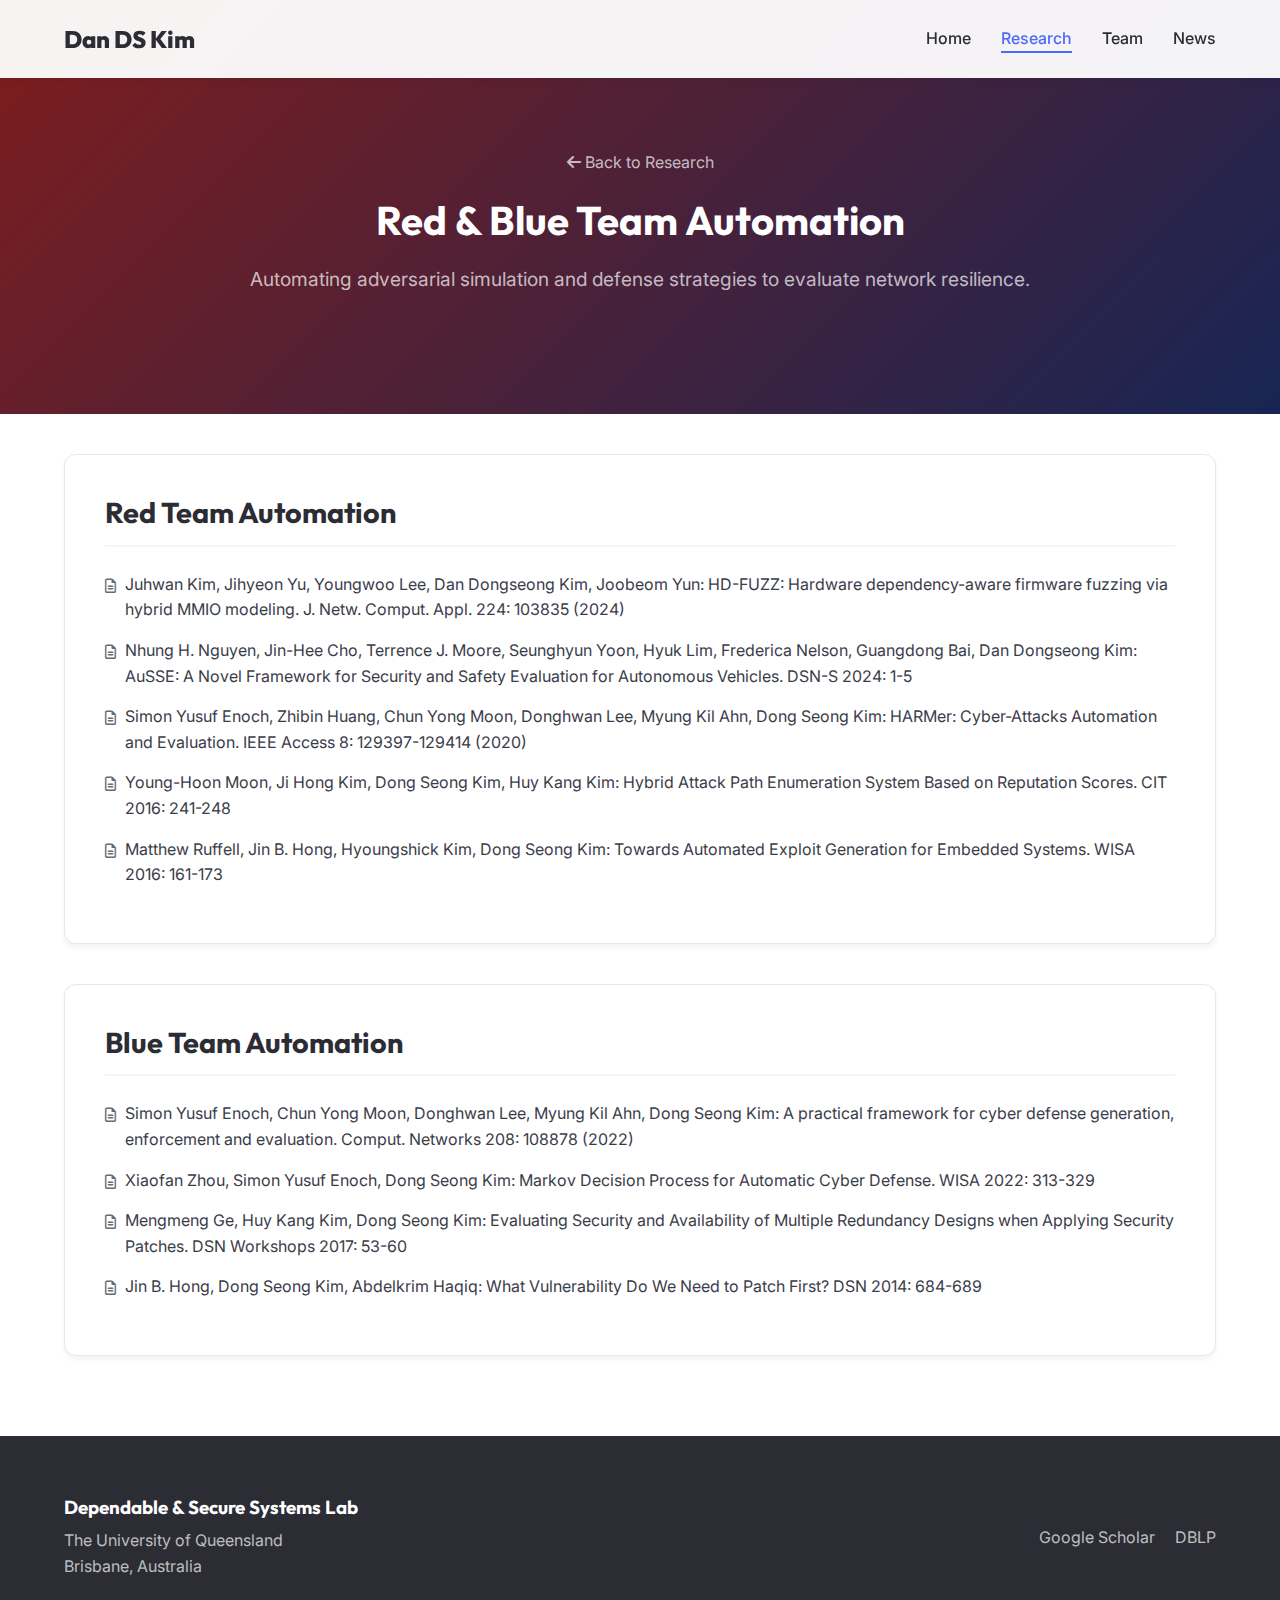
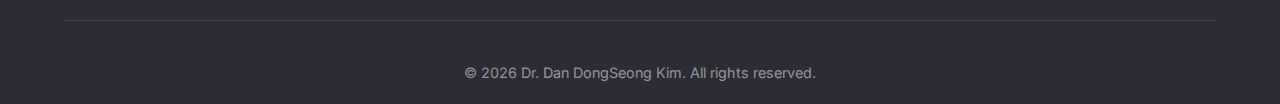
<file: redblue.html>
<!DOCTYPE html>
<html lang="en">

<head>
    <meta charset="UTF-8">
    <meta name="viewport" content="width=device-width, initial-scale=1.0">
    <title>Red & Blue Team Automation | Dependable & Secure Systems Lab</title>

    <!-- Google Fonts -->
    <link rel="preconnect" href="https://fonts.googleapis.com">
    <link rel="preconnect" href="https://fonts.gstatic.com" crossorigin>
    <link
        href="https://fonts.googleapis.com/css2?family=Inter:wght@300;400;500;600;700&family=Outfit:wght@400;600;800&display=swap"
        rel="stylesheet">

    <!-- Icons -->
    <link rel="stylesheet" href="https://cdnjs.cloudflare.com/ajax/libs/font-awesome/6.4.0/css/all.min.css">

    <!-- Custom CSS -->
    <link rel="stylesheet" href="css/style.css">

    <style>
        .page-header {
            padding: 150px 0 80px;
            background: linear-gradient(to right, #2b2c34, #1a1a24);
            text-align: center;
            color: white;
        }

        .page-header .title {
            color: white;
            font-size: 2.5rem;
        }

        .page-header .lead-text {
            color: rgba(255, 255, 255, 0.7);
        }

        .content-section {
            padding: 40px 0;
        }

        .content-card {
            background: white;
            padding: 40px;
            border-radius: 12px;
            box-shadow: var(--shadow);
            border: 1px solid var(--border-color);
            margin-bottom: 40px;
        }

        .content-card h2 {
            border-bottom: 2px solid var(--bg-light);
            padding-bottom: 15px;
            margin-bottom: 25px;
            font-size: 1.8rem;
        }

        .paper-list {
            padding-left: 0;
            list-style: none;
        }

        .paper-list li {
            margin-bottom: 15px;
            padding-left: 20px;
            position: relative;
            line-height: 1.6;
            color: var(--text-color);
        }

        .paper-list li::before {
            content: '\f15c';
            font-family: 'Font Awesome 5 Free';
            font-weight: 400;
            position: absolute;
            left: 0;
            top: 2px;
            color: var(--text-light);
            font-size: 0.9rem;
        }
    </style>
</head>

<body>
    <!-- Navbar -->
    <nav class="navbar">
        <div class="container nav-container">
            <a href="index.html" class="logo">
                <span class="logo-text">Dan DS Kim</span>
            </a>
            <ul class="nav-links">
                <li><a href="index.html">Home</a></li>
                <li><a href="research.html" class="active">Research</a></li>
                <li><a href="team.html">Team</a></li>
                <li><a href="news.html">News</a></li>
            </ul>
            <div class="hamburger">
                <i class="fas fa-bars"></i>
            </div>
        </div>
    </nav>

    <!-- Page Header -->
    <header class="page-header" style="background: linear-gradient(135deg, #7f1d1d 0%, #172554 100%);">
        <div class="container">
            <a href="research.html"
                style="color: rgba(255,255,255,0.7); display: inline-block; margin-bottom: 20px; transition: color 0.3s;">
                <i class="fas fa-arrow-left"></i> Back to Research
            </a>
            <h1 class="title">Red & Blue Team Automation</h1>
            <p class="lead-text">Automating adversarial simulation and defense strategies to evaluate network
                resilience.</p>
        </div>
    </header>

    <div class="container content-section">

        <div class="content-card">
            <h2>Red Team Automation</h2>
            <ul class="paper-list">
                <li>Juhwan Kim, Jihyeon Yu, Youngwoo Lee, Dan Dongseong Kim, Joobeom Yun: HD-FUZZ: Hardware
                    dependency-aware firmware fuzzing via hybrid MMIO modeling. J. Netw. Comput. Appl. 224: 103835
                    (2024)</li>
                <li>Nhung H. Nguyen, Jin-Hee Cho, Terrence J. Moore, Seunghyun Yoon, Hyuk Lim, Frederica Nelson,
                    Guangdong Bai, Dan Dongseong Kim: AuSSE: A Novel Framework for Security and Safety Evaluation for
                    Autonomous Vehicles. DSN-S 2024: 1-5</li>
                <li>Simon Yusuf Enoch, Zhibin Huang, Chun Yong Moon, Donghwan Lee, Myung Kil Ahn, Dong Seong Kim:
                    HARMer: Cyber-Attacks Automation and Evaluation. IEEE Access 8: 129397-129414 (2020)</li>
                <li>Young-Hoon Moon, Ji Hong Kim, Dong Seong Kim, Huy Kang Kim: Hybrid Attack Path Enumeration System
                    Based on Reputation Scores. CIT 2016: 241-248</li>
                <li>Matthew Ruffell, Jin B. Hong, Hyoungshick Kim, Dong Seong Kim: Towards Automated Exploit Generation
                    for Embedded Systems. WISA 2016: 161-173</li>
            </ul>
        </div>

        <div class="content-card">
            <h2>Blue Team Automation</h2>
            <ul class="paper-list">
                <li>Simon Yusuf Enoch, Chun Yong Moon, Donghwan Lee, Myung Kil Ahn, Dong Seong Kim: A practical
                    framework for cyber defense generation, enforcement and evaluation. Comput. Networks 208: 108878
                    (2022)</li>
                <li>Xiaofan Zhou, Simon Yusuf Enoch, Dong Seong Kim: Markov Decision Process for Automatic Cyber
                    Defense. WISA 2022: 313-329</li>
                <li>Mengmeng Ge, Huy Kang Kim, Dong Seong Kim: Evaluating Security and Availability of Multiple
                    Redundancy Designs when Applying Security Patches. DSN Workshops 2017: 53-60</li>
                <li>Jin B. Hong, Dong Seong Kim, Abdelkrim Haqiq: What Vulnerability Do We Need to Patch First? DSN
                    2014: 684-689</li>
            </ul>
        </div>

    </div>

    <footer class="footer">
        <div class="container footer-container">
            <div class="footer-info">
                <h3>Dependable & Secure Systems Lab</h3>
                <p>The University of Queensland<br>Brisbane, Australia</p>
            </div>
            <div class="footer-links">
                <a href="https://scholar.google.com/citations?user=dIIYVQkAAAAJ&hl=en" target="_blank">Google
                    Scholar</a>
                <a href="https://dblp.org/pid/k/DongSeongKim.html" target="_blank">DBLP</a>
            </div>
        </div>
        <div class="copyright">
            <p>&copy; <span id="year"></span> Dr. Dan DongSeong Kim. All rights reserved.</p>
        </div>
    </footer>

    <script src="js/main.js"></script>
</body>

</html>
</file>
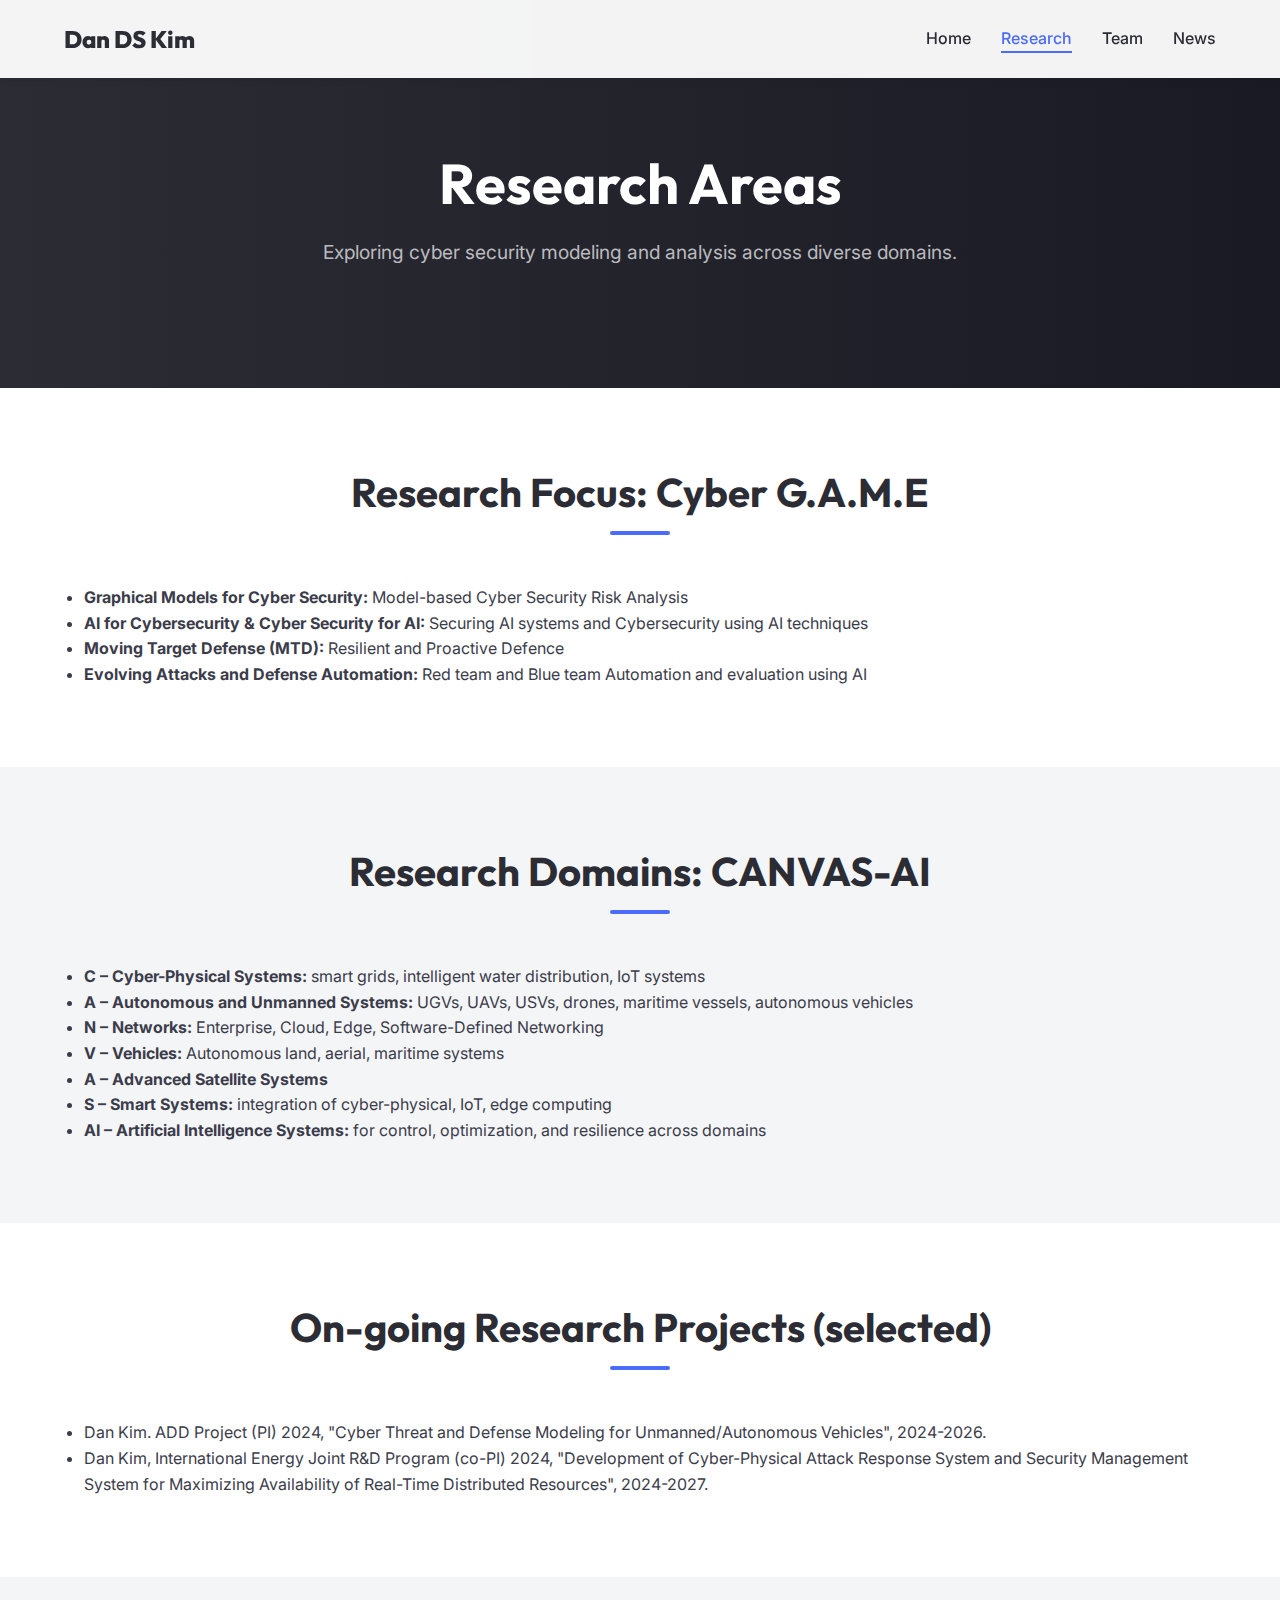
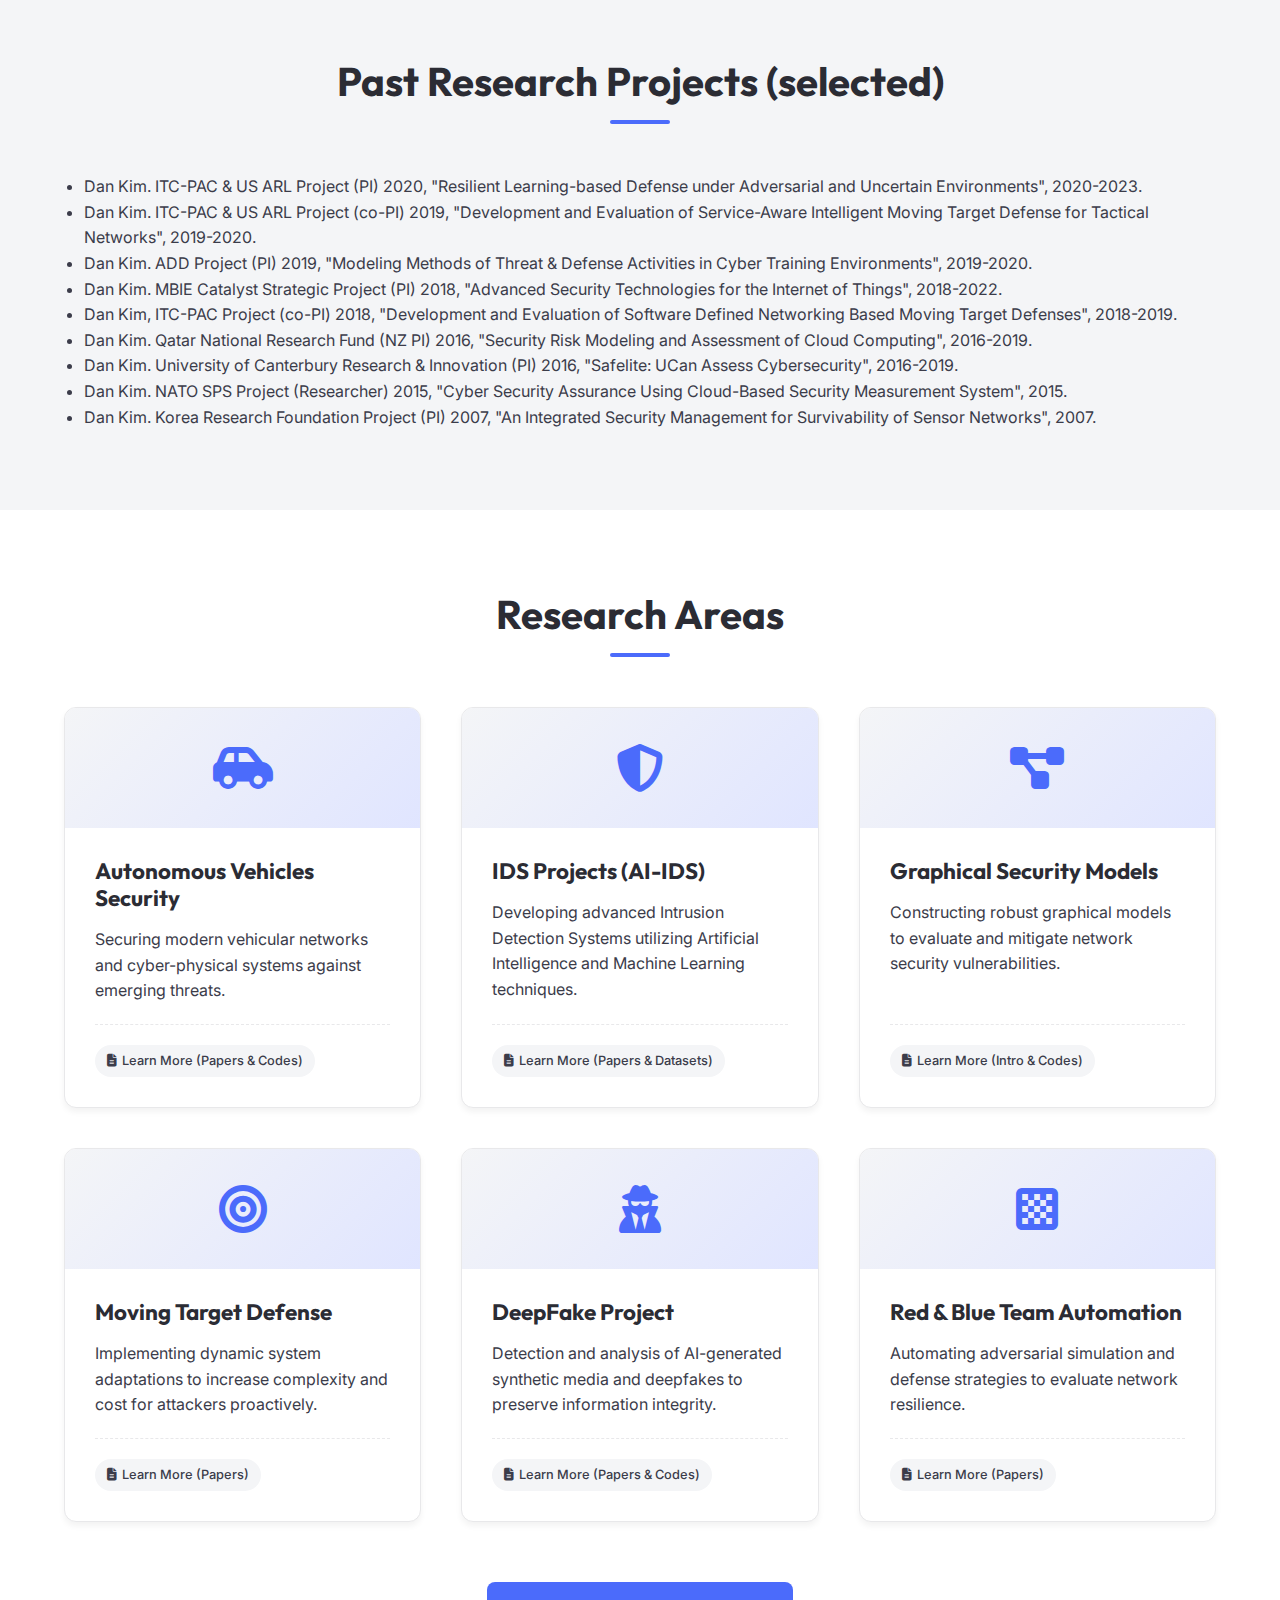
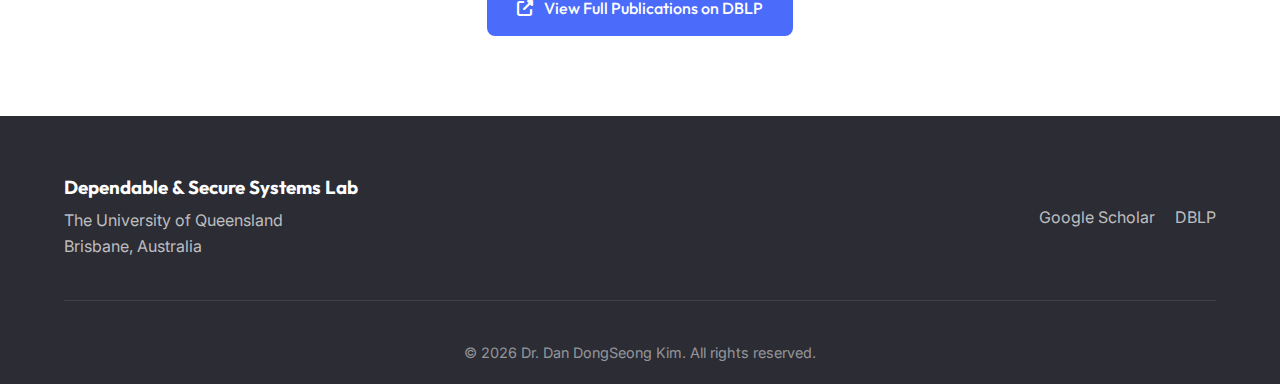
<file: research.html>
<!DOCTYPE html>
<html lang="en">

<head>
    <meta charset="UTF-8">
    <meta name="viewport" content="width=device-width, initial-scale=1.0">
    <title>Research | Dependable & Secure Systems Lab</title>

    <!-- Google Fonts -->
    <link rel="preconnect" href="https://fonts.googleapis.com">
    <link rel="preconnect" href="https://fonts.gstatic.com" crossorigin>
    <link
        href="https://fonts.googleapis.com/css2?family=Inter:wght@300;400;500;600;700&family=Outfit:wght@400;600;800&display=swap"
        rel="stylesheet">

    <!-- Icons -->
    <link rel="stylesheet" href="https://cdnjs.cloudflare.com/ajax/libs/font-awesome/6.4.0/css/all.min.css">

    <!-- Custom CSS -->
    <link rel="stylesheet" href="css/style.css">

    <style>
        .page-header {
            padding: 150px 0 80px;
            background: linear-gradient(to right, #2b2c34, #1a1a24);
            text-align: center;
            color: white;
        }

        .page-header .title {
            color: white;
        }

        .page-header .lead-text {
            color: rgba(255, 255, 255, 0.7);
        }

        .research-grid {
            display: grid;
            grid-template-columns: repeat(auto-fill, minmax(320px, 1fr));
            gap: 40px;
        }

        .research-card {
            background: white;
            border-radius: 12px;
            overflow: hidden;
            box-shadow: var(--shadow);
            border: 1px solid var(--border-color);
            transition: var(--transition);
            display: flex;
            flex-direction: column;
        }

        .research-card:hover {
            transform: translateY(-5px);
            box-shadow: var(--shadow-hover);
        }

        .r-card-header {
            height: 120px;
            background: linear-gradient(135deg, var(--bg-light), #e0e5ff);
            display: flex;
            align-items: center;
            justify-content: center;
            font-size: 3rem;
            color: var(--primary-color);
        }

        .r-card-body {
            padding: 30px;
            flex-grow: 1;
            display: flex;
            flex-direction: column;
        }

        .r-card-title {
            font-size: 1.4rem;
            margin-bottom: 15px;
        }

        .resource-links {
            margin-top: auto;
            padding-top: 20px;
            border-top: 1px dashed var(--border-color);
            display: flex;
            flex-wrap: wrap;
            gap: 10px;
        }

        .r-tag {
            background: var(--bg-light);
            padding: 6px 12px;
            border-radius: 20px;
            font-size: 0.8rem;
            font-weight: 500;
            color: var(--text-color);
            display: inline-flex;
            align-items: center;
            gap: 5px;
        }

        .r-tag:hover {
            background: var(--primary-color);
            color: white;
        }
    </style>
</head>

<body>
    <!-- Navbar -->
    <nav class="navbar">
        <div class="container nav-container">
            <a href="index.html" class="logo">
                <span class="logo-text">Dan DS Kim</span>
            </a>
            <ul class="nav-links">
                <li><a href="index.html">Home</a></li>
                <li><a href="research.html" class="active">Research</a></li>
                <li><a href="team.html">Team</a></li>
                <li><a href="news.html">News</a></li>
            </ul>
            <div class="hamburger">
                <i class="fas fa-bars"></i>
            </div>
        </div>
    </nav>

    <!-- Page Header -->
    <header class="page-header">
        <div class="container">
            <h1 class="title">Research Areas</h1>
            <p class="lead-text">Exploring cyber security modeling and analysis across diverse domains.</p>
        </div>
    </header>

    <section class="section">
        <div class="container">
            <div class="section-header">
                <h2>Research Focus: Cyber G.A.M.E</h2>
                <div class="divider"></div>
            </div>
            <ul style="list-style-type: disc; padding-left: 20px; line-height: 1.6;">
                <li><strong>Graphical Models for Cyber Security:</strong> Model-based Cyber Security Risk Analysis</li>
                <li><strong>AI for Cybersecurity & Cyber Security for AI:</strong> Securing AI systems and Cybersecurity using AI techniques</li>
                <li><strong>Moving Target Defense (MTD):</strong> Resilient and Proactive Defence</li>
                <li><strong>Evolving Attacks and Defense Automation:</strong> Red team and Blue team Automation and evaluation using AI</li>
            </ul>
        </div>
    </section>

    <section class="section bg-light">
        <div class="container">
            <div class="section-header">
                <h2>Research Domains: CANVAS-AI</h2>
                <div class="divider"></div>
            </div>
            <ul style="list-style-type: disc; padding-left: 20px; line-height: 1.6;">
                <li><strong>C – Cyber-Physical Systems:</strong> smart grids, intelligent water distribution, IoT systems</li>
                <li><strong>A – Autonomous and Unmanned Systems:</strong> UGVs, UAVs, USVs, drones, maritime vessels, autonomous vehicles</li>
                <li><strong>N – Networks:</strong> Enterprise, Cloud, Edge, Software-Defined Networking</li>
                <li><strong>V – Vehicles:</strong> Autonomous land, aerial, maritime systems</li>
                <li><strong>A – Advanced Satellite Systems</strong></li>
                <li><strong>S – Smart Systems:</strong> integration of cyber-physical, IoT, edge computing</li>
                <li><strong>AI – Artificial Intelligence Systems:</strong> for control, optimization, and resilience across domains</li>
            </ul>
        </div>
    </section>

    <section class="section">
        <div class="container">
            <div class="section-header">
                <h2>On-going Research Projects (selected)</h2>
                <div class="divider"></div>
            </div>
            <ul style="list-style-type: disc; padding-left: 20px; line-height: 1.6;">
                <li>Dan Kim. ADD Project (PI) 2024, "Cyber Threat and Defense Modeling for Unmanned/Autonomous Vehicles", 2024-2026.</li>
                <li>Dan Kim, International Energy Joint R&D Program (co-PI) 2024, "Development of Cyber-Physical Attack Response System and Security Management System for Maximizing Availability of Real-Time Distributed Resources", 2024-2027.</li>
            </ul>
        </div>
    </section>

    <section class="section bg-light">
        <div class="container">
            <div class="section-header">
                <h2>Past Research Projects (selected)</h2>
                <div class="divider"></div>
            </div>
            <ul style="list-style-type: disc; padding-left: 20px; line-height: 1.6;">
                <li>Dan Kim. ITC-PAC & US ARL Project (PI) 2020, "Resilient Learning-based Defense under Adversarial and Uncertain Environments", 2020-2023.</li>
                <li>Dan Kim. ITC-PAC & US ARL Project (co-PI) 2019, "Development and Evaluation of Service-Aware Intelligent Moving Target Defense for Tactical Networks", 2019-2020.</li>
                <li>Dan Kim. ADD Project (PI) 2019, "Modeling Methods of Threat & Defense Activities in Cyber Training Environments", 2019-2020.</li>
                <li>Dan Kim. MBIE Catalyst Strategic Project (PI) 2018, "Advanced Security Technologies for the Internet of Things", 2018-2022.</li>
                <li>Dan Kim, ITC-PAC Project (co-PI) 2018, "Development and Evaluation of Software Defined Networking Based Moving Target Defenses", 2018-2019.</li>
                <li>Dan Kim. Qatar National Research Fund (NZ PI) 2016, "Security Risk Modeling and Assessment of Cloud Computing", 2016-2019.</li>
                <li>Dan Kim. University of Canterbury Research & Innovation (PI) 2016, "Safelite: UCan Assess Cybersecurity", 2016-2019.</li>
                <li>Dan Kim. NATO SPS Project (Researcher) 2015, "Cyber Security Assurance Using Cloud-Based Security Measurement System", 2015.</li>
                <li>Dan Kim. Korea Research Foundation Project (PI) 2007, "An Integrated Security Management for Survivability of Sensor Networks", 2007.</li>
            </ul>
        </div>
    </section>

    <section class="section">
        <div class="container">
            <div class="section-header">
                <h2>Research Areas</h2>
                <div class="divider"></div>
            </div>
            <div class="research-grid">

                <!-- Project 1 -->
                <div class="research-card">
                    <div class="r-card-header">
                        <i class="fas fa-car-side"></i>
                    </div>
                    <div class="r-card-body">
                        <h3 class="r-card-title">Autonomous Vehicles Security</h3>
                        <p class="text-light" style="margin-bottom: 20px;">Securing modern vehicular networks and
                            cyber-physical systems against emerging threats.</p>
                        <div class="resource-links">
                            <a href="av-security.html" class="r-tag"><i class="fas fa-file-alt"></i> Learn More (Papers
                                & Codes)</a>
                        </div>
                    </div>
                </div>

                <!-- Project 2 -->
                <div class="research-card">
                    <div class="r-card-header">
                        <i class="fas fa-shield-alt"></i>
                    </div>
                    <div class="r-card-body">
                        <h3 class="r-card-title">IDS Projects (AI-IDS)</h3>
                        <p class="text-light" style="margin-bottom: 20px;">Developing advanced Intrusion Detection
                            Systems utilizing Artificial Intelligence and Machine Learning techniques.</p>
                        <div class="resource-links">
                            <a href="ai-ids.html" class="r-tag"><i class="fas fa-file-alt"></i> Learn More (Papers &
                                Datasets)</a>
                        </div>
                    </div>
                </div>

                <!-- Project 3 -->
                <div class="research-card">
                    <div class="r-card-header">
                        <i class="fas fa-project-diagram"></i>
                    </div>
                    <div class="r-card-body">
                        <h3 class="r-card-title">Graphical Security Models</h3>
                        <p class="text-light" style="margin-bottom: 20px;">Constructing robust graphical models to
                            evaluate and mitigate network security vulnerabilities.</p>
                        <div class="resource-links">
                            <a href="gsm.html" class="r-tag"><i class="fas fa-file-alt"></i> Learn More (Intro &
                                Codes)</a>
                        </div>
                    </div>
                </div>

                <!-- Project 4 -->
                <div class="research-card">
                    <div class="r-card-header">
                        <i class="fas fa-bullseye"></i>
                    </div>
                    <div class="r-card-body">
                        <h3 class="r-card-title">Moving Target Defense</h3>
                        <p class="text-light" style="margin-bottom: 20px;">Implementing dynamic system adaptations to
                            increase complexity and cost for attackers proactively.</p>
                        <div class="resource-links">
                            <a href="mtd.html" class="r-tag"><i class="fas fa-file-alt"></i> Learn More (Papers)</a>
                        </div>
                    </div>
                </div>

                <!-- Project 5 -->
                <div class="research-card">
                    <div class="r-card-header">
                        <i class="fas fa-user-secret"></i>
                    </div>
                    <div class="r-card-body">
                        <h3 class="r-card-title">DeepFake Project</h3>
                        <p class="text-light" style="margin-bottom: 20px;">Detection and analysis of AI-generated
                            synthetic media and deepfakes to preserve information integrity.</p>
                        <div class="resource-links">
                            <a href="deepfake.html" class="r-tag"><i class="fas fa-file-alt"></i> Learn More (Papers &
                                Codes)</a>
                        </div>
                    </div>
                </div>

                <!-- Project 6 -->
                <div class="research-card">
                    <div class="r-card-header">
                        <i class="fas fa-chess-board"></i>
                    </div>
                    <div class="r-card-body">
                        <h3 class="r-card-title">Red & Blue Team Automation</h3>
                        <p class="text-light" style="margin-bottom: 20px;">Automating adversarial simulation and defense
                            strategies to evaluate network resilience.</p>
                        <div class="resource-links">
                            <a href="redblue.html" class="r-tag"><i class="fas fa-file-alt"></i> Learn More (Papers)</a>
                        </div>
                    </div>
                </div>

            </div>

            <div class="text-center" style="margin-top: 60px;">
                <a href="https://dblp.org/pid/k/DongSeongKim.html" target="_blank" class="btn btn-primary">
                    <i class="fas fa-external-link-alt" style="margin-right: 8px;"></i>
                    View Full Publications on DBLP
                </a>
            </div>
        </div>
    </section>

    <footer class="footer">
        <div class="container footer-container">
            <div class="footer-info">
                <h3>Dependable & Secure Systems Lab</h3>
                <p>The University of Queensland<br>Brisbane, Australia</p>
            </div>
            <div class="footer-links">
                <a href="https://scholar.google.com/citations?user=dIIYVQkAAAAJ&hl=en" target="_blank">Google
                    Scholar</a>
                <a href="https://dblp.org/pid/k/DongSeongKim.html" target="_blank">DBLP</a>
            </div>
        </div>
        <div class="copyright">
            <p>&copy; <span id="year"></span> Dr. Dan DongSeong Kim. All rights reserved.</p>
        </div>
    </footer>

    <script src="js/main.js"></script>
</body>

</html>
</file>
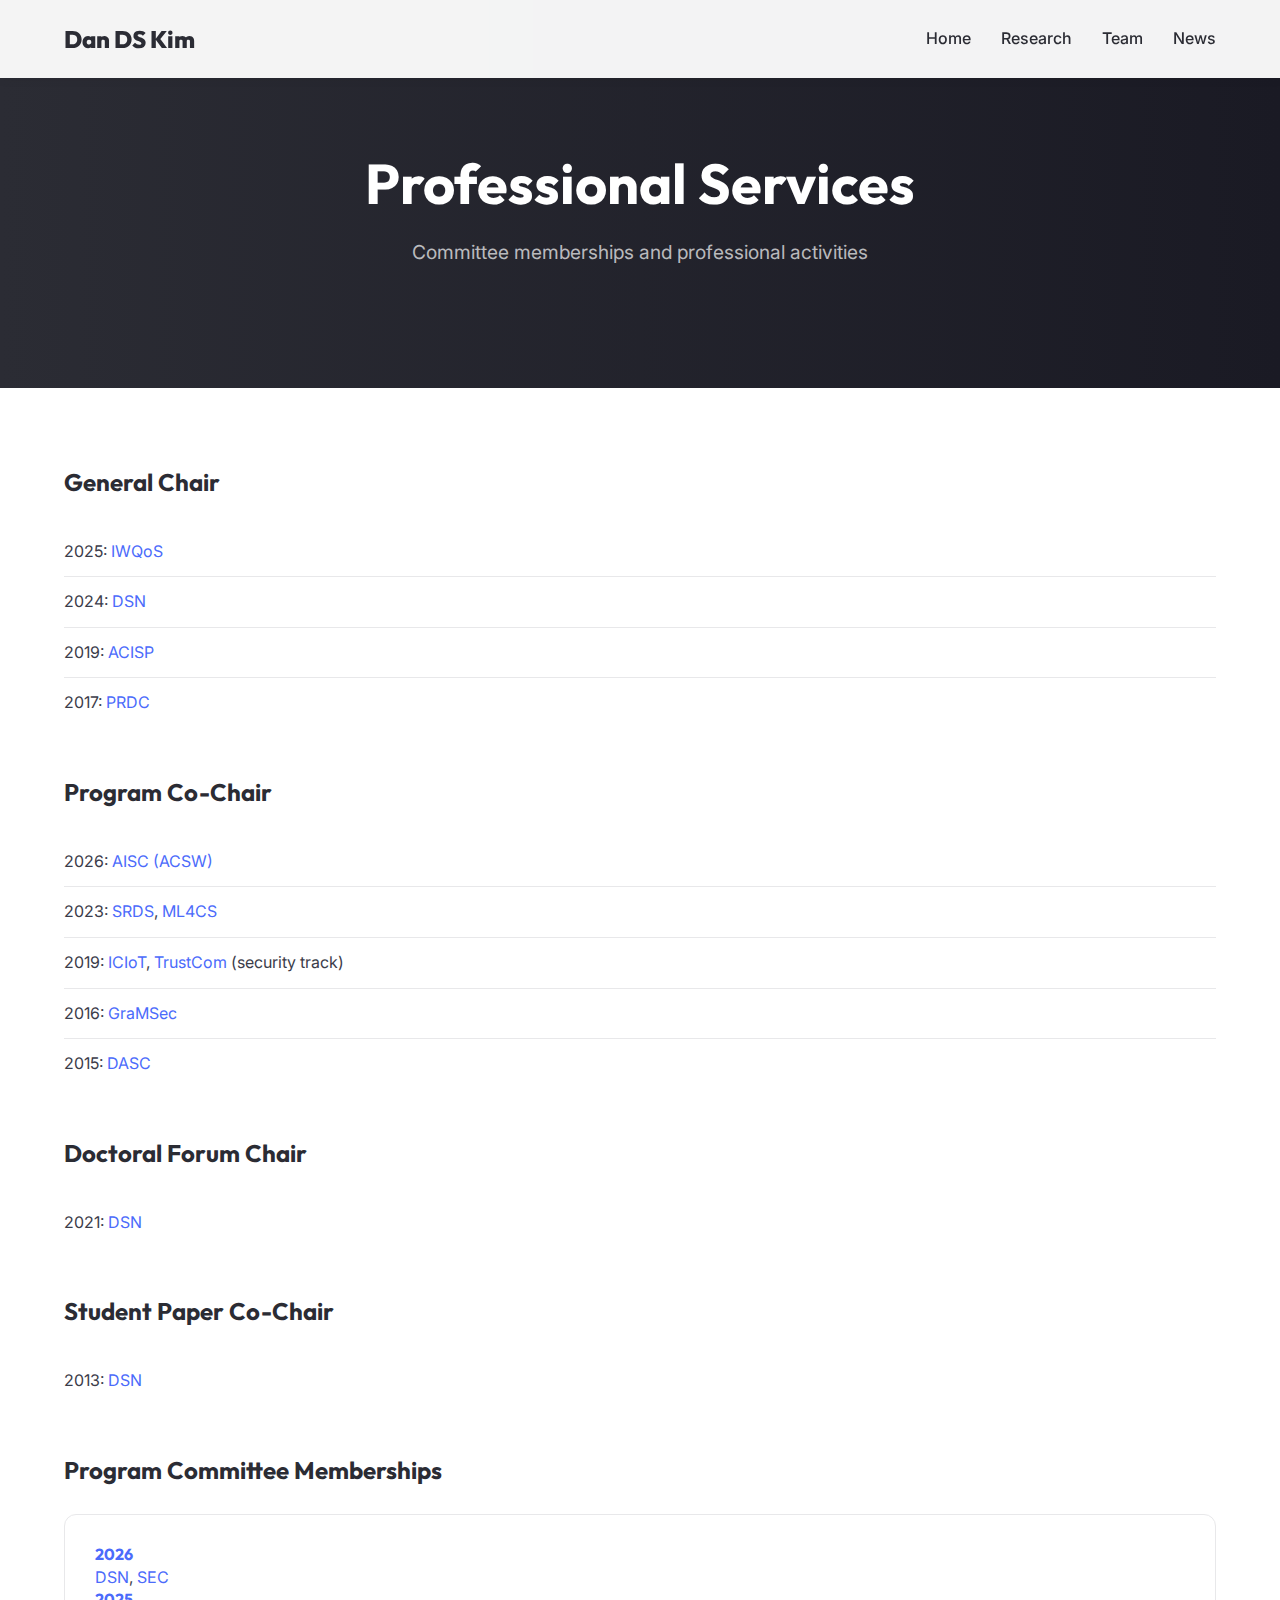
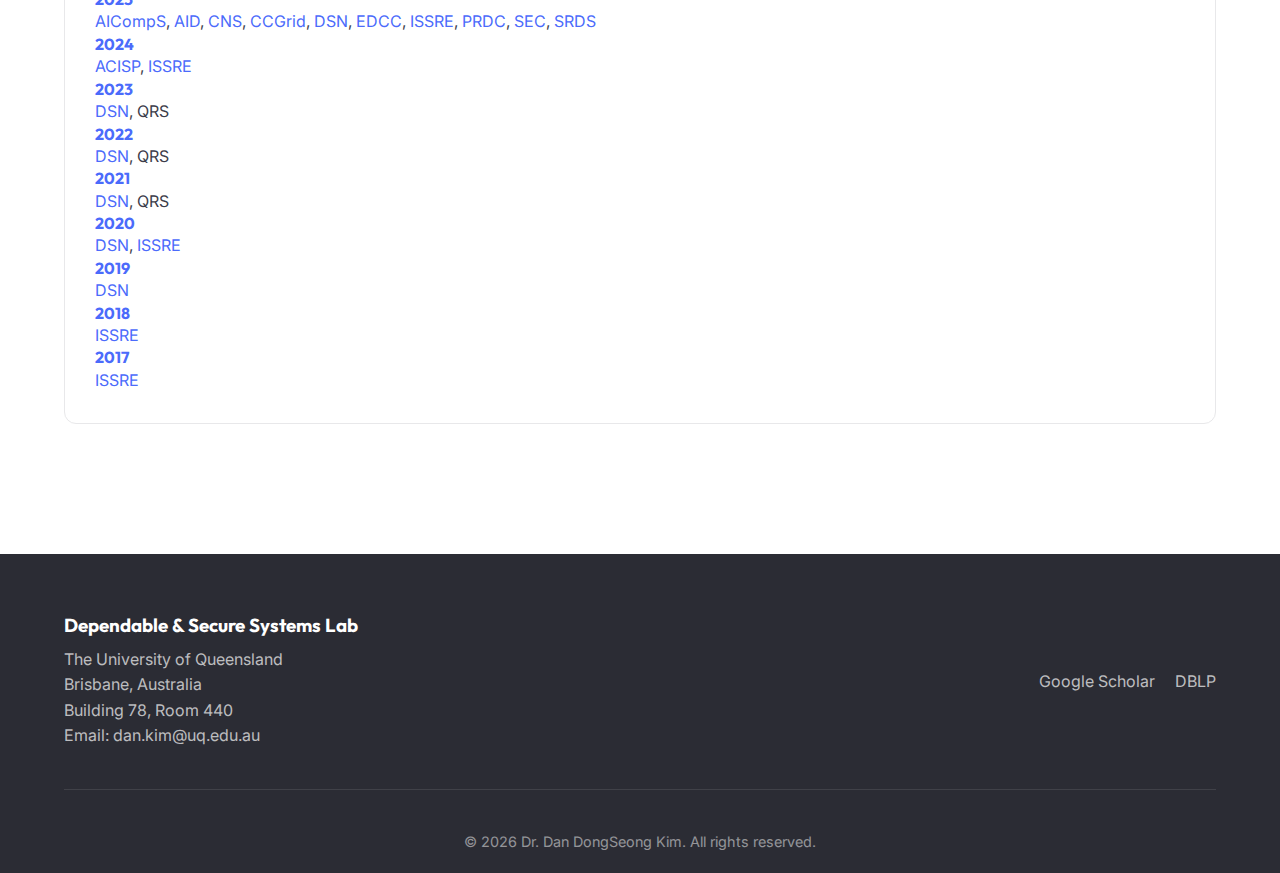
<file: services.html>
<!DOCTYPE html>
<html lang="en">
<head>
    <meta charset="UTF-8">
    <meta name="viewport" content="width=device-width, initial-scale=1.0">
    <title>Professional Services | Dan DongSeong Kim</title>
    <meta name="description" content="Professional services and committee memberships of Dr. Dan DongSeong Kim.">
    
    <!-- Google Fonts -->
    <link rel="preconnect" href="https://fonts.googleapis.com">
    <link rel="preconnect" href="https://fonts.gstatic.com" crossorigin>
    <link href="https://fonts.googleapis.com/css2?family=Inter:wght@300;400;500;600;700&family=Outfit:wght@400;600;800&display=swap" rel="stylesheet">
    
    <!-- Icons -->
    <link rel="stylesheet" href="https://cdnjs.cloudflare.com/ajax/libs/font-awesome/6.4.0/css/all.min.css">
    
    <!-- Custom CSS -->
    <link rel="stylesheet" href="css/style.css">
    
    <style>
        .page-header {
            padding: 150px 0 80px;
            background: linear-gradient(to right, #2b2c34, #1a1a24);
            text-align: center;
            color: white;
        }

        .page-header .title {
            color: white;
        }

        .page-header .lead-text {
            color: rgba(255, 255, 255, 0.7);
        }

        .service-section {
            margin-bottom: 50px;
        }

        .service-list {
            list-style-type: none;
            padding: 0;
        }

        .service-list li {
            padding: 12px 0;
            border-bottom: 1px solid var(--border-color);
        }

        .service-list li:last-child {
            border-bottom: none;
        }

        .service-list a {
            color: var(--primary-color);
            text-decoration: none;
        }

        .service-list a:hover {
            text-decoration: underline;
        }
    </style>
</head>
<body>
    <!-- Navbar -->
    <nav class="navbar">
        <div class="container nav-container">
            <a href="index.html" class="logo">
                <span class="logo-text">Dan DS Kim</span>
            </a>
            <ul class="nav-links">
                <li><a href="index.html">Home</a></li>
                <li><a href="research.html">Research</a></li>
                <li><a href="team.html">Team</a></li>
                <li><a href="news.html">News</a></li>
            </ul>
            <div class="hamburger">
                <i class="fas fa-bars"></i>
            </div>
        </div>
    </nav>

    <!-- Page Header -->
    <header class="page-header">
        <div class="container">
            <h1 class="title">Professional Services</h1>
            <p class="lead-text">Committee memberships and professional activities</p>
        </div>
    </header>

    <!-- Services Content -->
    <section class="section">
        <div class="container">
            <!-- Organizing Committees -->
            <div class="service-section">
                <h2 style="margin-bottom: 30px; color: var(--secondary-color);">General Chair</h2>
                <ul class="service-list">
                    <li>2025: <a href="https://iwqos2025.ieee-iwqos.org/committees/organizing-committee" target="_blank">IWQoS</a></li>
                    <li>2024: <a href="https://dsn2024uq.github.io/orgcomm.html" target="_blank">DSN</a></li>
                    <li>2019: <a href="https://dblp.org/db/conf/acisp/acisp2019.html" target="_blank">ACISP</a></li>
                    <li>2017: <a href="https://prdc.dependability.org/PRDC2017/" target="_blank">PRDC</a></li>
                </ul>
            </div>

            <div class="service-section">
                <h2 style="margin-bottom: 30px; color: var(--secondary-color);">Program Co-Chair</h2>
                <ul class="service-list">
                    <li>2026: <a href="https://sites.google.com/view/aisc2026/committees" target="_blank">AISC (ACSW)</a></li>
                    <li>2023: <a href="https://srds-conference.org/2023/committee/organization.html" target="_blank">SRDS</a>, <a href="https://nsclab.org/ml4cs2023/committees.html" target="_blank">ML4CS</a></li>
                    <li>2019: <a href="https://conferences.computer.org/iciot/2019/" target="_blank">ICIoT</a>, <a href="https://ieeexplore.ieee.org/xpl/conhome/8883860/proceeding" target="_blank">TrustCom</a> (security track)</li>
                    <li>2016: <a href="https://gramsec.uni.lu/2016/" target="_blank">GraMSec</a></li>
                    <li>2015: <a href="https://www.computer.org/csdl/proceedings/cit-iucc-dasc-picom/2015/12OmNzcxZqN" target="_blank">DASC</a></li>
                </ul>
            </div>

            <div class="service-section">
                <h2 style="margin-bottom: 30px; color: var(--secondary-color);">Doctoral Forum Chair</h2>
                <ul class="service-list">
                    <li>2021: <a href="https://ieeexplore.ieee.org/stamp/stamp.jsp?arnumber=9525560" target="_blank">DSN</a></li>
                </ul>
            </div>

            <div class="service-section">
                <h2 style="margin-bottom: 30px; color: var(--secondary-color);">Student Paper Co-Chair</h2>
                <ul class="service-list">
                    <li>2013: <a href="https://2013.dsn.org/main/committees/" target="_blank">DSN</a></li>
                </ul>
            </div>

            <div class="service-section">
                <h2 style="margin-bottom: 30px; color: var(--secondary-color);">Program Committee Memberships</h2>
                <div style="background: white; padding: 30px; border-radius: 12px; border: 1px solid var(--border-color);">
                    <h4 style="margin-top: 0; color: var(--primary-color);">2026</h4>
                    <p><a href="https://dsn2026.github.io/" target="_blank">DSN</a>, <a href="https://ifipsec.org/" target="_blank">SEC</a></p>

                    <h4 style="color: var(--primary-color);">2025</h4>
                    <p><a href="https://aicomps2025.conferenceservice.jp/pogramcommittee" target="_blank">AICompS</a>, <a href="https://aid2025-workshop.github.io/" target="_blank">AID</a>, <a href="https://cns2025.ieee-cns.org/committees/technical-program-committee" target="_blank">CNS</a>, <a href="https://site.uit.no/ccgrid2025/program-committee/" target="_blank">CCGrid</a>, <a href="https://dsn2025.github.io/progcomm.html" target="_blank">DSN</a>, <a href="https://edcc2025.campus.ciencias.ulisboa.pt/committees.html" target="_blank">EDCC</a>, <a href="https://issre.github.io/2025/committee_research-PC.html" target="_blank">ISSRE</a>, <a href="https://prdc.dependability.org/PRDC2025/organizing.html?id=tpc" target="_blank">PRDC</a>, <a href="https://sec2025.um.si/committees/" target="_blank">SEC</a>, <a href="https://srds-conference.org/index.php/program-committee/" target="_blank">SRDS</a></p>

                    <h4 style="color: var(--primary-color);">2024</h4>
                    <p><a href="https://link.springer.com/content/pdf/bfm:978-981-97-5025-2/1/1" target="_blank">ACISP</a>, <a href="https://issre.github.io/2024/" target="_blank">ISSRE</a></p>

                    <h4 style="color: var(--primary-color);">2023</h4>
                    <p><a href="https://dsn2023.dei.uc.pt/" target="_blank">DSN</a>, QRS</p>

                    <h4 style="color: var(--primary-color);">2022</h4>
                    <p><a href="https://dsn2022.github.io/progcomm.html" target="_blank">DSN</a>, QRS</p>

                    <h4 style="color: var(--primary-color);">2021</h4>
                    <p><a href="https://www.computer.org/csdl/proceedings-article/dsn/2021/357200z018/1vQDnFmo1SE" target="_blank">DSN</a>, QRS</p>

                    <h4 style="color: var(--primary-color);">2020</h4>
                    <p><a href="https://dsn2020.webs.upv.es/callforcontributions/cfp-research/" target="_blank">DSN</a>, <a href="https://2020.issre.net/research-committees.html" target="_blank">ISSRE</a></p>

                    <h4 style="color: var(--primary-color);">2019</h4>
                    <p><a href="https://2019.dsn.org/commprog.html" target="_blank">DSN</a></p>

                    <h4 style="color: var(--primary-color);">2018</h4>
                    <p><a href="https://2018.issre.net/research-pc.htmlhttps://2018.issre.net/research-pc.html" target="_blank">ISSRE</a></p>

                    <h4 style="color: var(--primary-color);">2017</h4>
                    <p><a href="https://2017.issre.net/Program%20Committee.html" target="_blank">ISSRE</a></p>
                </div>
            </div>
        </div>
    </section>

    <footer class="footer">
        <div class="container footer-container">
            <div class="footer-info">
                <h3>Dependable & Secure Systems Lab</h3>
                <p>The University of Queensland<br>Brisbane, Australia</p>
                <p>Building 78, Room 440<br>Email: dan.kim@uq.edu.au</p>
            </div>
            <div class="footer-links">
                <a href="https://scholar.google.com/citations?user=dIIYVQkAAAAJ&hl=en" target="_blank">Google Scholar</a>
                <a href="https://dblp.org/pid/k/DongSeongKim.html" target="_blank">DBLP</a>
            </div>
        </div>
        <div class="copyright">
            <p>&copy; <span id="year"></span> Dr. Dan DongSeong Kim. All rights reserved.</p>
        </div>
    </footer>

    <script src="js/main.js"></script>
</body>
</html>
</file>
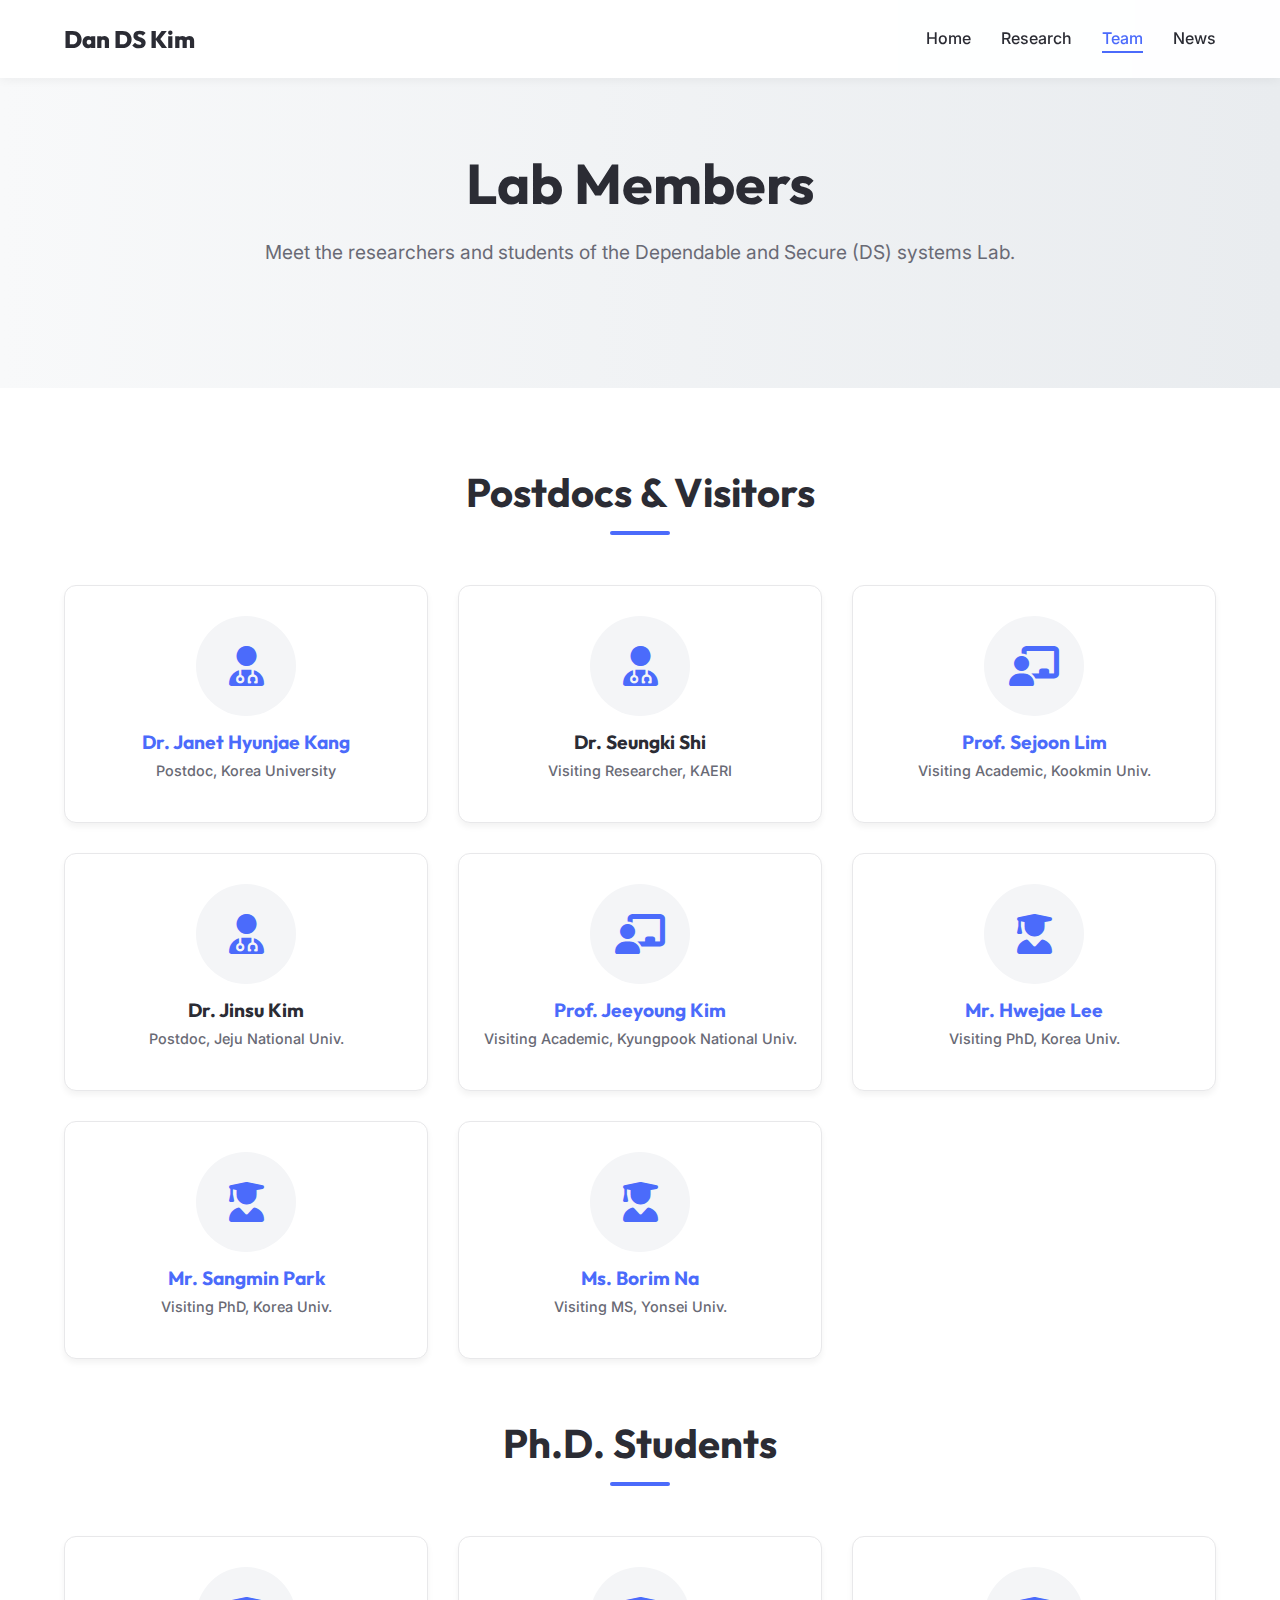
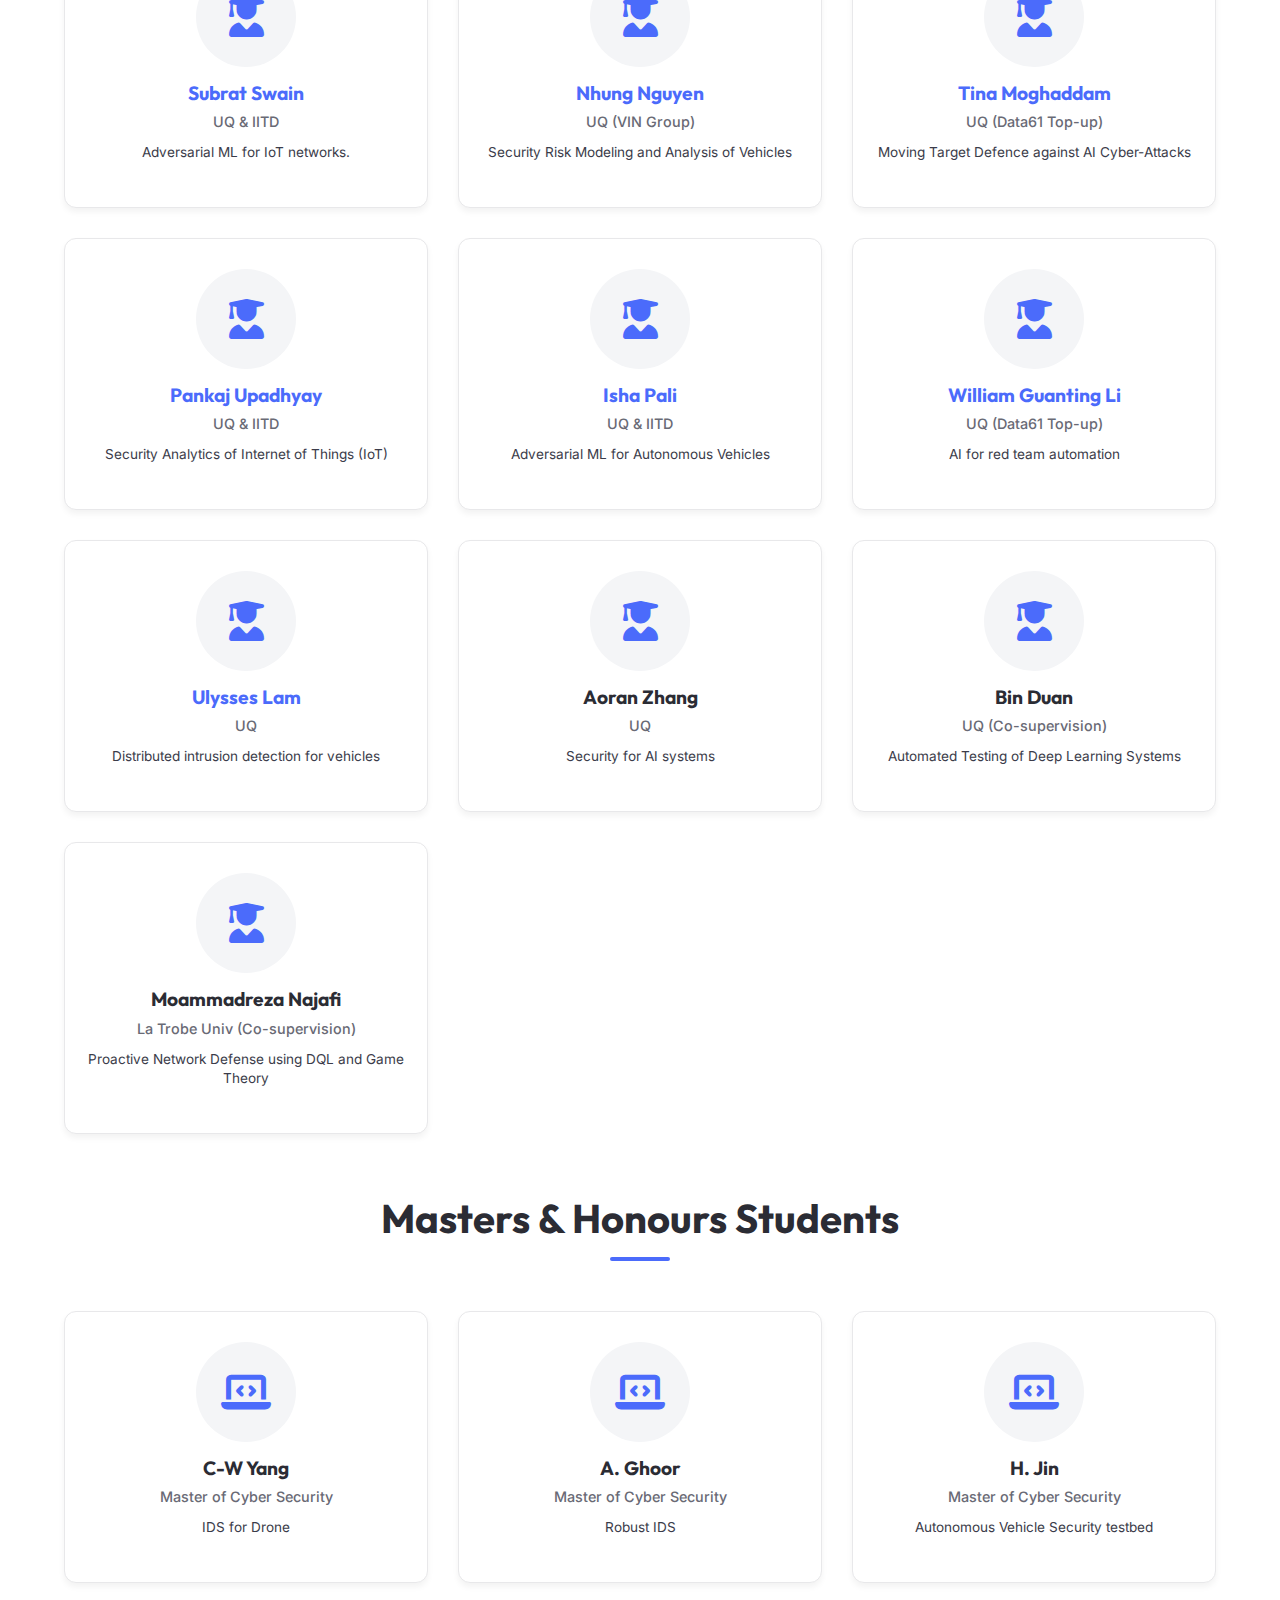
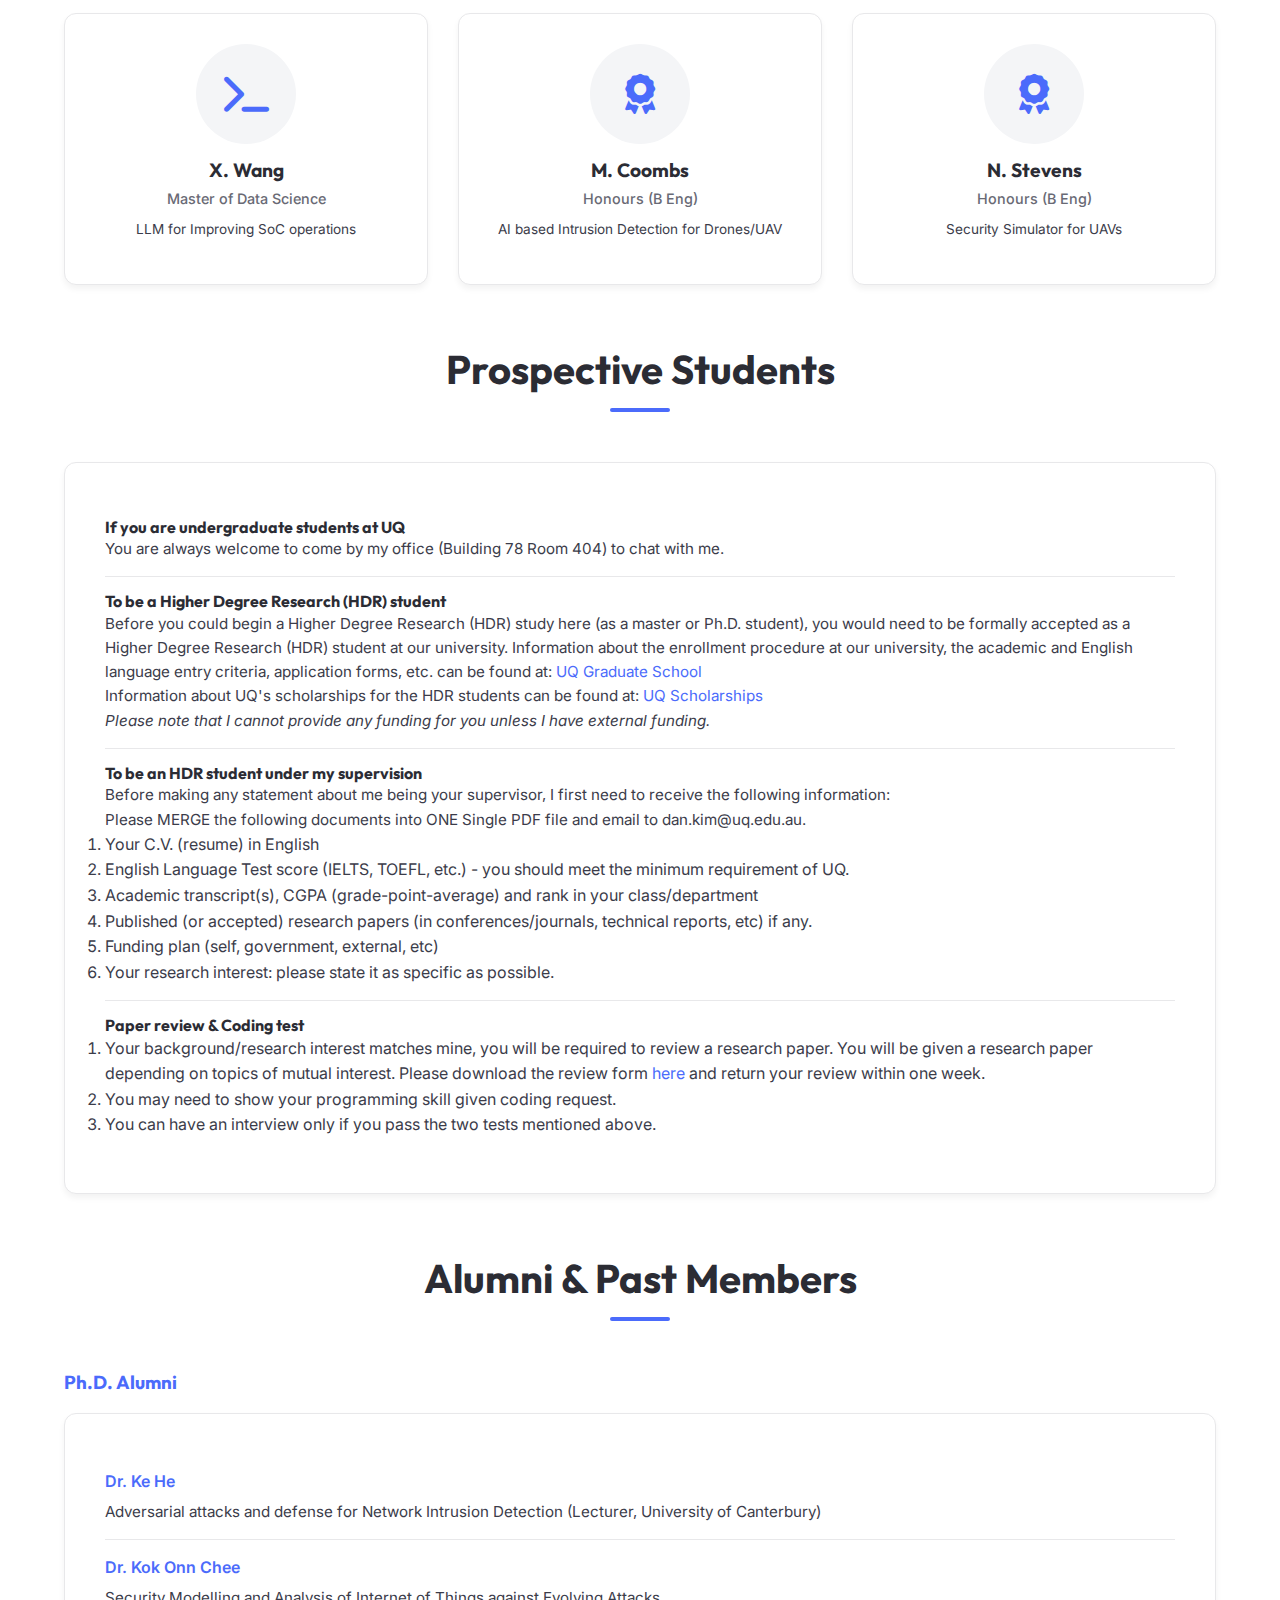
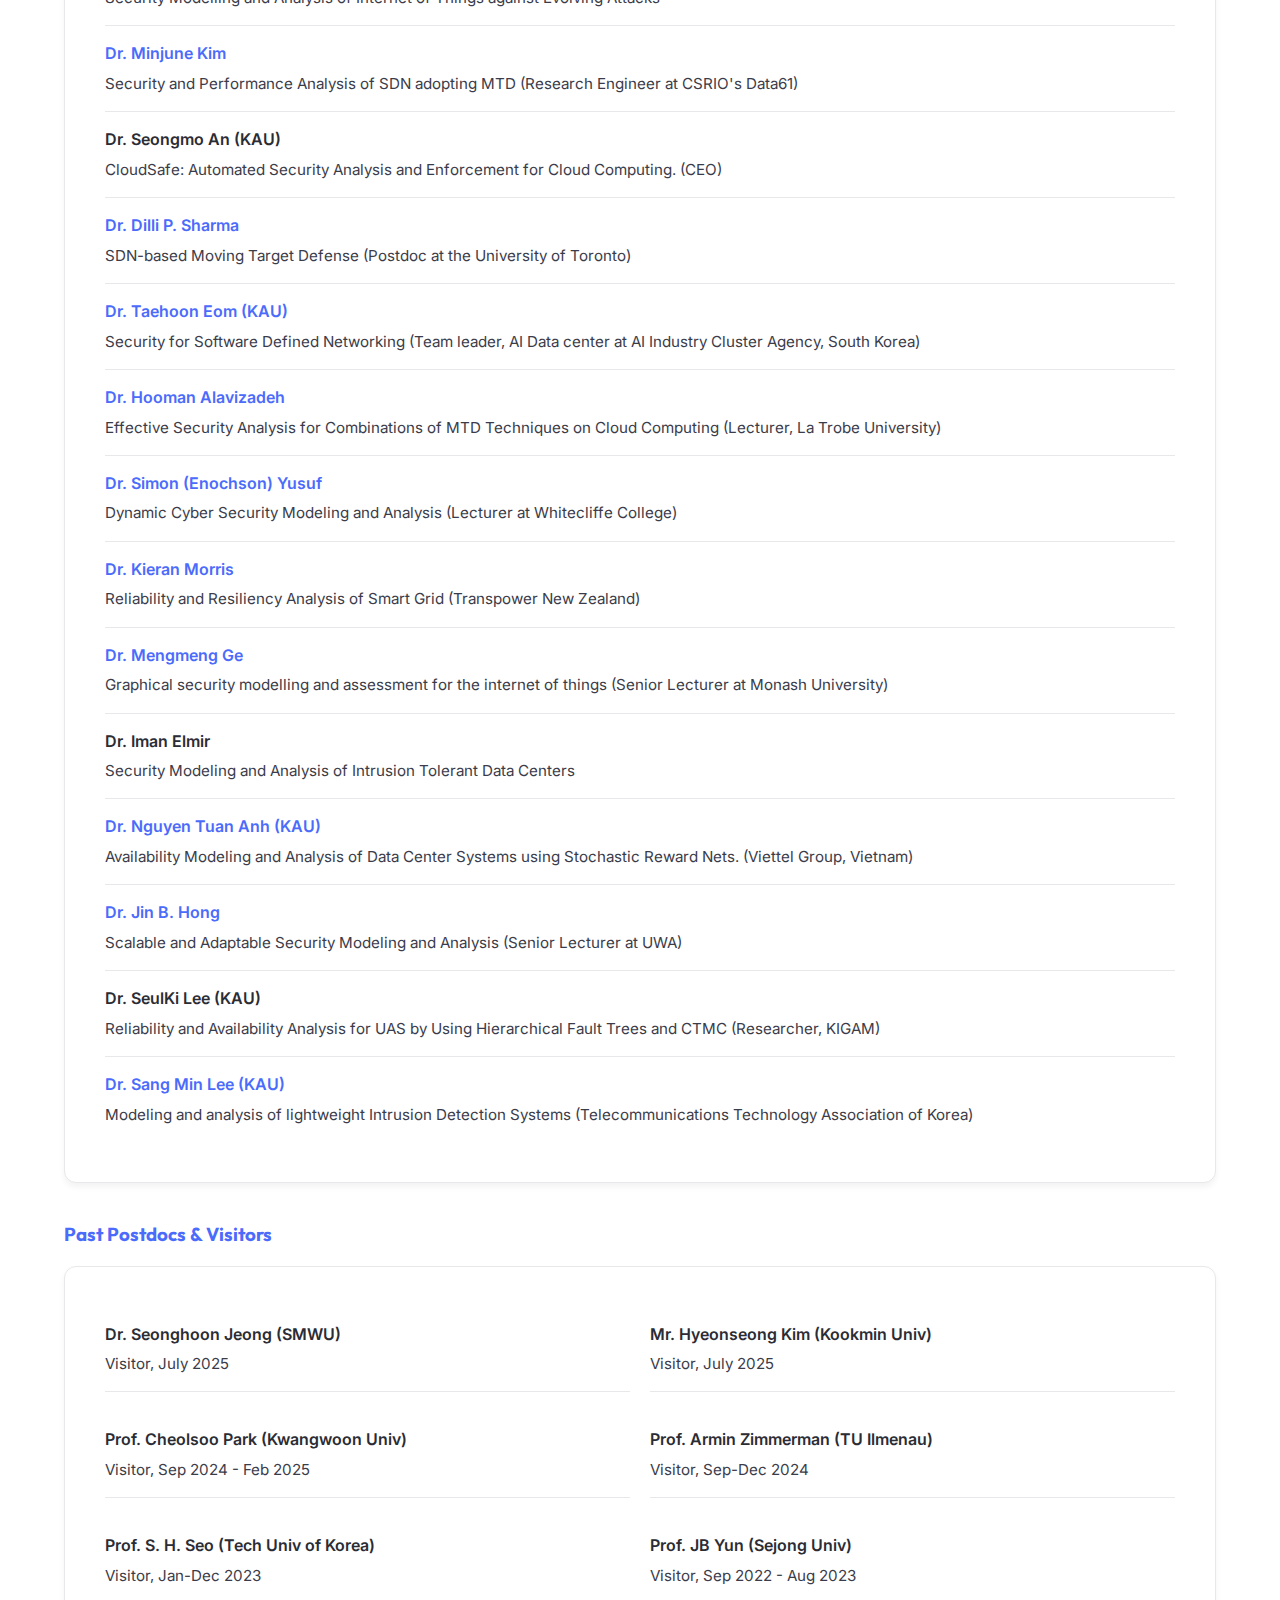
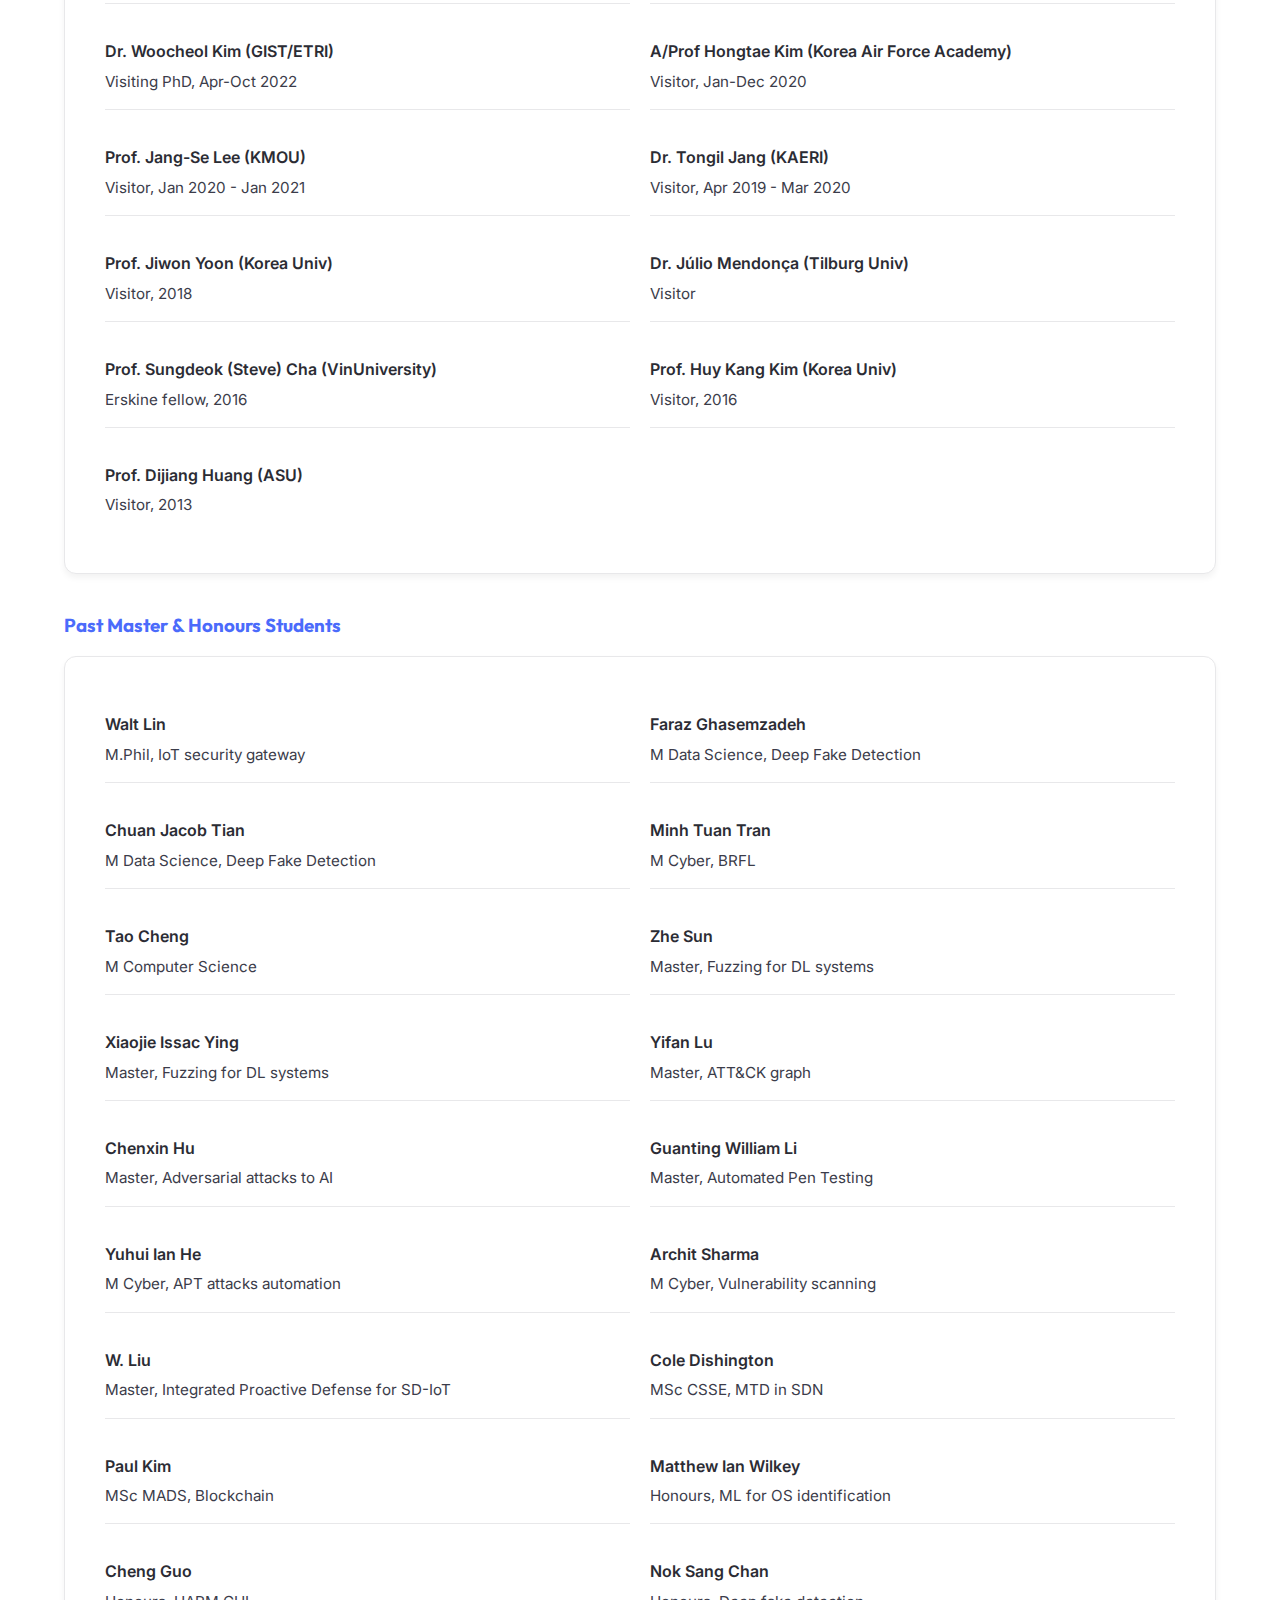
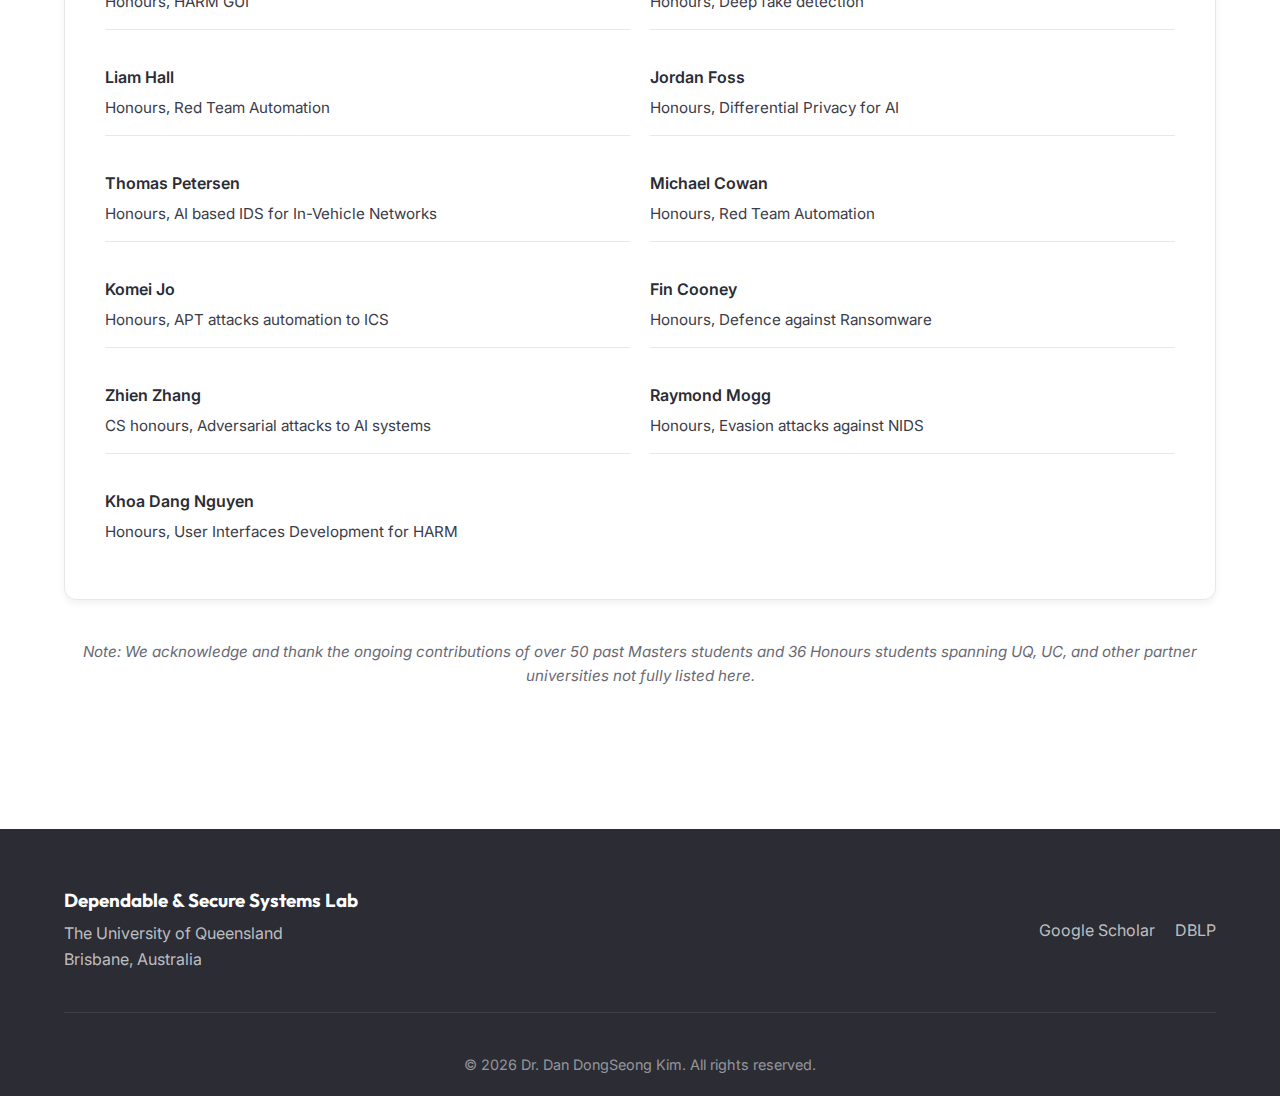
<file: team.html>
<!DOCTYPE html>
<html lang="en">

<head>
    <meta charset="UTF-8">
    <meta name="viewport" content="width=device-width, initial-scale=1.0">
    <title>Team | Dependable & Secure Systems Lab</title>

    <!-- Google Fonts -->
    <link rel="preconnect" href="https://fonts.googleapis.com">
    <link rel="preconnect" href="https://fonts.gstatic.com" crossorigin>
    <link
        href="https://fonts.googleapis.com/css2?family=Inter:wght@300;400;500;600;700&family=Outfit:wght@400;600;800&display=swap"
        rel="stylesheet">

    <!-- Icons -->
    <link rel="stylesheet" href="https://cdnjs.cloudflare.com/ajax/libs/font-awesome/6.4.0/css/all.min.css">

    <!-- Custom CSS -->
    <link rel="stylesheet" href="css/style.css">

    <style>
        .page-header {
            padding: 150px 0 80px;
            background: linear-gradient(to right, #f8f9fa, #e9ecef);
            text-align: center;
        }

        .team-category {
            margin-bottom: 60px;
        }

        .team-grid {
            display: grid;
            grid-template-columns: repeat(auto-fill, minmax(280px, 1fr));
            gap: 30px;
        }

        .team-member {
            background: white;
            border-radius: 12px;
            padding: 30px 20px;
            text-align: center;
            box-shadow: var(--shadow);
            border: 1px solid var(--border-color);
            transition: var(--transition);
        }

        .team-member:hover {
            transform: translateY(-5px);
            box-shadow: var(--shadow-hover);
        }

        .member-avatar {
            width: 100px;
            height: 100px;
            border-radius: 50%;
            background: var(--bg-light);
            margin: 0 auto 15px;
            display: flex;
            align-items: center;
            justify-content: center;
            font-size: 2.5rem;
            color: var(--primary-color);
        }

        .member-name {
            font-family: 'Outfit', sans-serif;
            font-size: 1.2rem;
            margin-bottom: 5px;
            color: var(--secondary-color);
        }

        .member-role {
            color: var(--text-light);
            font-size: 0.9rem;
            margin-bottom: 10px;
            font-weight: 500;
        }

        .member-topic {
            font-size: 0.85rem;
            color: var(--text-color);
            line-height: 1.4;
            margin-bottom: 15px;
        }

        .member-links a {
            color: var(--primary-color);
            font-size: 0.9rem;
        }

        .alumni-list {
            background: white;
            padding: 40px;
            border-radius: 12px;
            box-shadow: var(--shadow);
            border: 1px solid var(--border-color);
        }

        .alumni-item {
            padding: 15px 0;
            border-bottom: 1px solid var(--border-color);
        }

        .alumni-item:last-child {
            border-bottom: none;
        }

        .alumni-name {
            font-weight: 600;
            color: var(--secondary-color);
            display: block;
            margin-bottom: 5px;
        }

        .alumni-item p {
            margin: 0;
            font-size: 0.95rem;
        }
    </style>
</head>

<body>
    <!-- Navbar -->
    <nav class="navbar">
        <div class="container nav-container">
            <a href="index.html" class="logo">
                <span class="logo-text">Dan DS Kim</span>
            </a>
            <ul class="nav-links">
                <li><a href="index.html">Home</a></li>
                <li><a href="research.html">Research</a></li>
                <li><a href="team.html" class="active">Team</a></li>
                <li><a href="news.html">News</a></li>
            </ul>
            <div class="hamburger">
                <i class="fas fa-bars"></i>
            </div>
        </div>
    </nav>

    <!-- Page Header -->
    <header class="page-header">
        <div class="container">
            <h1 class="title">Lab Members</h1>
            <p class="lead-text">Meet the researchers and students of the Dependable and Secure (DS) systems Lab.</p>
        </div>
    </header>

    <section class="section">
        <div class="container">

            <!-- Postdocs and Visitors -->
            <div class="team-category">
                <div class="section-header">
                    <h2>Postdocs & Visitors</h2>
                    <div class="divider"></div>
                </div>
                <div class="team-grid">
                    <div class="team-member">
                        <div class="member-avatar"><i class="fas fa-user-md"></i></div>
                        <h3 class="member-name"><a href="https://scholar.google.co.kr/citations?user=4KLmWT4AAAAJ&hl=en"
                                target="_blank">Dr. Janet Hyunjae Kang</a></h3>
                        <p class="member-role">Postdoc, Korea University</p>
                    </div>
                    <div class="team-member">
                        <div class="member-avatar"><i class="fas fa-user-md"></i></div>
                        <h3 class="member-name">Dr. Seungki Shi</h3>
                        <p class="member-role">Visiting Researcher, KAERI</p>
                    </div>
                    <div class="team-member">
                        <div class="member-avatar"><i class="fas fa-chalkboard-teacher"></i></div>
                        <h3 class="member-name"><a href="https://lim.kookmin.ac.kr/Professor_ENG" target="_blank">Prof.
                                Sejoon Lim</a></h3>
                        <p class="member-role">Visiting Academic, Kookmin Univ.</p>
                    </div>
                    <div class="team-member">
                        <div class="member-avatar"><i class="fas fa-user-md"></i></div>
                        <h3 class="member-name">Dr. Jinsu Kim</h3>
                        <p class="member-role">Postdoc, Jeju National Univ.</p>
                    </div>
                    <div class="team-member">
                        <div class="member-avatar"><i class="fas fa-chalkboard-teacher"></i></div>
                        <h3 class="member-name"><a href="https://sites.google.com/view/hds-lab" target="_blank">Prof.
                                Jeeyoung Kim</a></h3>
                        <p class="member-role">Visiting Academic, Kyungpook National Univ.</p>
                    </div>
                    <div class="team-member">
                        <div class="member-avatar"><i class="fas fa-user-graduate"></i></div>
                        <h3 class="member-name"><a href="https://scholar.google.com/citations?user=wmslIHsAAAAJ&hl=ko"
                                target="_blank">Mr. Hwejae Lee</a></h3>
                        <p class="member-role">Visiting PhD, Korea Univ.</p>
                    </div>
                    <div class="team-member">
                        <div class="member-avatar"><i class="fas fa-user-graduate"></i></div>
                        <h3 class="member-name"><a href="https://scholar.google.com/citations?hl=ko&user=IfclBYMAAAAJ"
                                target="_blank">Mr. Sangmin Park</a></h3>
                        <p class="member-role">Visiting PhD, Korea Univ.</p>
                    </div>
                    <div class="team-member">
                        <div class="member-avatar"><i class="fas fa-user-graduate"></i></div>
                        <h3 class="member-name"><a href="https://sites.google.com/view/gsi-cpss-lab/members"
                                target="_blank">Ms. Borim Na</a></h3>
                        <p class="member-role">Visiting MS, Yonsei Univ.</p>
                    </div>
                </div>
            </div>

            <!-- Current PhD -->
            <div class="team-category">
                <div class="section-header">
                    <h2>Ph.D. Students</h2>
                    <div class="divider"></div>
                </div>
                <div class="team-grid">
                    <div class="team-member">
                        <div class="member-avatar"><i class="fas fa-user-graduate"></i></div>
                        <h3 class="member-name"><a href="https://swainsubrat.github.io/" target="_blank">Subrat
                                Swain</a></h3>
                        <p class="member-role">UQ & IITD</p>
                        <p class="member-topic">Adversarial ML for IoT networks.</p>
                    </div>
                    <div class="team-member">
                        <div class="member-avatar"><i class="fas fa-user-graduate"></i></div>
                        <h3 class="member-name"><a href="https://www.linkedin.com/in/nhung-nguyen-2953b523/"
                                target="_blank">Nhung Nguyen</a></h3>
                        <p class="member-role">UQ (VIN Group)</p>
                        <p class="member-topic">Security Risk Modeling and Analysis of Vehicles</p>
                    </div>
                    <div class="team-member">
                        <div class="member-avatar"><i class="fas fa-user-graduate"></i></div>
                        <h3 class="member-name"><a href="http://tmo.github.io" target="_blank">Tina Moghaddam</a></h3>
                        <p class="member-role">UQ (Data61 Top-up)</p>
                        <p class="member-topic">Moving Target Defence against AI Cyber-Attacks</p>
                    </div>
                    <div class="team-member">
                        <div class="member-avatar"><i class="fas fa-user-graduate"></i></div>
                        <h3 class="member-name"><a href="https://orcid.org/0000-0003-4923-4329" target="_blank">Pankaj
                                Upadhyay</a></h3>
                        <p class="member-role">UQ & IITD</p>
                        <p class="member-topic">Security Analytics of Internet of Things (IoT)</p>
                    </div>
                    <div class="team-member">
                        <div class="member-avatar"><i class="fas fa-user-graduate"></i></div>
                        <h3 class="member-name"><a href="https://www.linkedin.com/in/isha-pali-532a63129"
                                target="_blank">Isha Pali</a></h3>
                        <p class="member-role">UQ & IITD</p>
                        <p class="member-topic">Adversarial ML for Autonomous Vehicles</p>
                    </div>
                    <div class="team-member">
                        <div class="member-avatar"><i class="fas fa-user-graduate"></i></div>
                        <h3 class="member-name"><a href="http://www.linkedin.com/in/william-li-765225195"
                                target="_blank">William Guanting Li</a></h3>
                        <p class="member-role">UQ (Data61 Top-up)</p>
                        <p class="member-topic">AI for red team automation</p>
                    </div>
                    <div class="team-member">
                        <div class="member-avatar"><i class="fas fa-user-graduate"></i></div>
                        <h3 class="member-name"><a href="https://www.linkedin.com/in/ulysses-lam-402a93174/"
                                target="_blank">Ulysses Lam</a></h3>
                        <p class="member-role">UQ</p>
                        <p class="member-topic">Distributed intrusion detection for vehicles</p>
                    </div>
                    <div class="team-member">
                        <div class="member-avatar"><i class="fas fa-user-graduate"></i></div>
                        <h3 class="member-name">Aoran Zhang</h3>
                        <p class="member-role">UQ</p>
                        <p class="member-topic">Security for AI systems</p>
                    </div>
                    <div class="team-member">
                        <div class="member-avatar"><i class="fas fa-user-graduate"></i></div>
                        <h3 class="member-name">Bin Duan</h3>
                        <p class="member-role">UQ (Co-supervision)</p>
                        <p class="member-topic">Automated Testing of Deep Learning Systems</p>
                    </div>
                    <div class="team-member">
                        <div class="member-avatar"><i class="fas fa-user-graduate"></i></div>
                        <h3 class="member-name">Moammadreza Najafi</h3>
                        <p class="member-role">La Trobe Univ (Co-supervision)</p>
                        <p class="member-topic">Proactive Network Defense using DQL and Game Theory</p>
                    </div>
                </div>
            </div>

            <!-- Masters/Honours -->
            <div class="team-category">
                <div class="section-header">
                    <h2>Masters & Honours Students</h2>
                    <div class="divider"></div>
                </div>
                <div class="team-grid">
                    <div class="team-member">
                        <div class="member-avatar"><i class="fas fa-laptop-code"></i></div>
                        <h3 class="member-name">C-W Yang</h3>
                        <p class="member-role">Master of Cyber Security</p>
                        <p class="member-topic">IDS for Drone</p>
                    </div>
                    <div class="team-member">
                        <div class="member-avatar"><i class="fas fa-laptop-code"></i></div>
                        <h3 class="member-name">A. Ghoor</h3>
                        <p class="member-role">Master of Cyber Security</p>
                        <p class="member-topic">Robust IDS</p>
                    </div>
                    <div class="team-member">
                        <div class="member-avatar"><i class="fas fa-laptop-code"></i></div>
                        <h3 class="member-name">H. Jin</h3>
                        <p class="member-role">Master of Cyber Security</p>
                        <p class="member-topic">Autonomous Vehicle Security testbed</p>
                    </div>
                    <div class="team-member">
                        <div class="member-avatar"><i class="fas fa-terminal"></i></div>
                        <h3 class="member-name">X. Wang</h3>
                        <p class="member-role">Master of Data Science</p>
                        <p class="member-topic">LLM for Improving SoC operations</p>
                    </div>
                    <div class="team-member">
                        <div class="member-avatar"><i class="fas fa-award"></i></div>
                        <h3 class="member-name">M. Coombs</h3>
                        <p class="member-role">Honours (B Eng)</p>
                        <p class="member-topic">AI based Intrusion Detection for Drones/UAV</p>
                    </div>
                    <div class="team-member">
                        <div class="member-avatar"><i class="fas fa-award"></i></div>
                        <h3 class="member-name">N. Stevens</h3>
                        <p class="member-role">Honours (B Eng)</p>
                        <p class="member-topic">Security Simulator for UAVs</p>
                    </div>
                </div>
            </div>

            <!-- Prospective Students -->
            <div class="team-category">
                <div class="section-header">
                    <h2>Prospective Students</h2>
                    <div class="divider"></div>
                </div>
                <div class="alumni-list">
                    <div class="alumni-item">
                        <h4>If you are undergraduate students at UQ</h4>
                        <p>You are always welcome to come by my office (Building 78 Room 404) to chat with me.</p>
                    </div>
                    <div class="alumni-item">
                        <h4>To be a Higher Degree Research (HDR) student</h4>
                        <p>Before you could begin a Higher Degree Research (HDR) study here (as a master or Ph.D. student), you would need to be formally accepted as a Higher Degree Research (HDR) student at our university. Information about the enrollment procedure at our university, the academic and English language entry criteria, application forms, etc. can be found at: <a href="https://graduate-school.uq.edu.au/english-language-proficiency-requirements" target="_blank">UQ Graduate School</a></p>
                        <p>Information about UQ's scholarships for the HDR students can be found at: <a href="https://scholarships.uq.edu.au/" target="_blank">UQ Scholarships</a></p>
                        <p><em>Please note that I cannot provide any funding for you unless I have external funding.</em></p>
                    </div>
                    <div class="alumni-item">
                        <h4>To be an HDR student under my supervision</h4>
                        <p>Before making any statement about me being your supervisor, I first need to receive the following information:</p>
                        <p>Please MERGE the following documents into ONE Single PDF file and email to dan.kim@uq.edu.au.</p>
                        <ol>
                            <li>Your C.V. (resume) in English</li>
                            <li>English Language Test score (IELTS, TOEFL, etc.) - you should meet the minimum requirement of UQ.</li>
                            <li>Academic transcript(s), CGPA (grade-point-average) and rank in your class/department</li>
                            <li>Published (or accepted) research papers (in conferences/journals, technical reports, etc) if any.</li>
                            <li>Funding plan (self, government, external, etc)</li>
                            <li>Your research interest: please state it as specific as possible.</li>
                        </ol>
                    </div>
                    <div class="alumni-item">
                        <h4>Paper review & Coding test</h4>
                        <ol>
                            <li>Your background/research interest matches mine, you will be required to review a research paper. You will be given a research paper depending on topics of mutual interest. Please download the review form <a href="https://drive.google.com/file/d/12VWGfw72T-hEMl1K-5OdY_DoHbUEfuiI/view?usp=sharing" target="_blank">here</a> and return your review within one week.</li>
                            <li>You may need to show your programming skill given coding request.</li>
                            <li>You can have an interview only if you pass the two tests mentioned above.</li>
                        </ol>
                    </div>
                </div>
            </div>

            <!-- Alumni -->
            <div class="team-category">
                <div class="section-header">
                    <h2>Alumni & Past Members</h2>
                    <div class="divider"></div>
                </div>

                <h3 style="margin-bottom: 20px; font-family: 'Outfit', sans-serif; color: var(--primary-color);">Ph.D.
                    Alumni</h3>
                <div class="alumni-list" style="margin-bottom: 40px;">
                    <div class="alumni-item">
                        <span class="alumni-name"><a href="https://www.linkedin.com/in/ke-he-353682276/"
                                target="_blank">Dr. Ke He</a></span>
                        <p>Adversarial attacks and defense for Network Intrusion Detection (Lecturer, University of
                            Canterbury)</p>
                    </div>
                    <div class="alumni-item">
                        <span class="alumni-name"><a href="https://sites.google.com/view/kokonnchee" target="_blank">Dr.
                                Kok Onn Chee</a></span>
                        <p>Security Modelling and Analysis of Internet of Things against Evolving Attacks</p>
                    </div>
                    <div class="alumni-item">
                        <span class="alumni-name"><a href="https://sites.google.com/view/mjkim" target="_blank">Dr.
                                Minjune Kim</a></span>
                        <p>Security and Performance Analysis of SDN adopting MTD (Research Engineer at CSRIO's Data61)
                        </p>
                    </div>
                    <div class="alumni-item">
                        <span class="alumni-name">Dr. Seongmo An (KAU)</span>
                        <p>CloudSafe: Automated Security Analysis and Enforcement for Cloud Computing. (CEO)</p>
                    </div>
                    <div class="alumni-item">
                        <span class="alumni-name"><a href="https://sites.google.com/site/dillisharma72/"
                                target="_blank">Dr. Dilli P. Sharma</a></span>
                        <p>SDN-based Moving Target Defense (Postdoc at the University of Toronto)</p>
                    </div>
                    <div class="alumni-item">
                        <span class="alumni-name"><a
                                href="https://old.kau.ac.kr/page/faculty/staff_popup.jsp?ins_num=2022011"
                                target="_blank">Dr. Taehoon Eom (KAU)</a></span>
                        <p>Security for Software Defined Networking (Team leader, AI Data center at AI Industry Cluster
                            Agency, South Korea)</p>
                    </div>
                    <div class="alumni-item">
                        <span class="alumni-name"><a href="https://www.linkedin.com/in/hooman-alavizadeh-220aa671/"
                                target="_blank">Dr. Hooman Alavizadeh</a></span>
                        <p>Effective Security Analysis for Combinations of MTD Techniques on Cloud Computing (Lecturer,
                            La Trobe University)</p>
                    </div>
                    <div class="alumni-item">
                        <span class="alumni-name"><a href="https://sites.google.com/site/simonenochson86/"
                                target="_blank">Dr. Simon (Enochson) Yusuf</a></span>
                        <p>Dynamic Cyber Security Modeling and Analysis (Lecturer at Whitecliffe College)</p>
                    </div>
                    <div class="alumni-item">
                        <span class="alumni-name"><a href="https://www.linkedin.com/in/kieran-morris/"
                                target="_blank">Dr. Kieran Morris</a></span>
                        <p>Reliability and Resiliency Analysis of Smart Grid (Transpower New Zealand)</p>
                    </div>
                    <div class="alumni-item">
                        <span class="alumni-name"><a
                                href="https://www.linkedin.com/in/mengmeng-ge-9a813830/?originalSubdomain=nz"
                                target="_blank">Dr. Mengmeng Ge</a></span>
                        <p>Graphical security modelling and assessment for the internet of things (Senior Lecturer at
                            Monash University)</p>
                    </div>
                    <div class="alumni-item">
                        <span class="alumni-name">Dr. Iman Elmir</span>
                        <p>Security Modeling and Analysis of Intrusion Tolerant Data Centers</p>
                    </div>
                    <div class="alumni-item">
                        <span class="alumni-name"><a href="https://www.linkedin.com/in/anhnt2407/" target="_blank">Dr.
                                Nguyen Tuan Anh (KAU)</a></span>
                        <p>Availability Modeling and Analysis of Data Center Systems using Stochastic Reward Nets.
                            (Viettel Group, Vietnam)</p>
                    </div>
                    <div class="alumni-item">
                        <span class="alumni-name"><a href="https://home.jinhong.org/" target="_blank">Dr. Jin B.
                                Hong</a></span>
                        <p>Scalable and Adaptable Security Modeling and Analysis (Senior Lecturer at UWA)</p>
                    </div>
                    <div class="alumni-item">
                        <span class="alumni-name">Dr. SeulKi Lee (KAU)</span>
                        <p>Reliability and Availability Analysis for UAS by Using Hierarchical Fault Trees and CTMC
                            (Researcher, KIGAM)</p>
                    </div>
                    <div class="alumni-item">
                        <span class="alumni-name"><a href="https://www.linkedin.com/in/sang-min-lee-75837747/"
                                target="_blank">Dr. Sang Min Lee (KAU)</a></span>
                        <p>Modeling and analysis of lightweight Intrusion Detection Systems (Telecommunications
                            Technology Association of Korea)</p>
                    </div>
                </div>

                <h3 style="margin-bottom: 20px; font-family: 'Outfit', sans-serif; color: var(--primary-color);">Past
                    Postdocs & Visitors</h3>
                <div class="alumni-list"
                    style="margin-bottom: 40px; display: grid; grid-template-columns: 1fr 1fr; gap: 20px;">
                    <div class="alumni-item"><span class="alumni-name">Dr. Seonghoon Jeong (SMWU)</span>
                        <p>Visitor, July 2025</p>
                    </div>
                    <div class="alumni-item"><span class="alumni-name">Mr. Hyeonseong Kim (Kookmin Univ)</span>
                        <p>Visitor, July 2025</p>
                    </div>
                    <div class="alumni-item"><span class="alumni-name">Prof. Cheolsoo Park (Kwangwoon Univ)</span>
                        <p>Visitor, Sep 2024 - Feb 2025</p>
                    </div>
                    <div class="alumni-item"><span class="alumni-name">Prof. Armin Zimmerman (TU Ilmenau)</span>
                        <p>Visitor, Sep-Dec 2024</p>
                    </div>
                    <div class="alumni-item"><span class="alumni-name">Prof. S. H. Seo (Tech Univ of Korea)</span>
                        <p>Visitor, Jan-Dec 2023</p>
                    </div>
                    <div class="alumni-item"><span class="alumni-name">Prof. JB Yun (Sejong Univ)</span>
                        <p>Visitor, Sep 2022 - Aug 2023</p>
                    </div>
                    <div class="alumni-item"><span class="alumni-name">Dr. Woocheol Kim (GIST/ETRI)</span>
                        <p>Visiting PhD, Apr-Oct 2022</p>
                    </div>
                    <div class="alumni-item"><span class="alumni-name">A/Prof Hongtae Kim (Korea Air Force
                            Academy)</span>
                        <p>Visitor, Jan-Dec 2020</p>
                    </div>
                    <div class="alumni-item"><span class="alumni-name">Prof. Jang-Se Lee (KMOU)</span>
                        <p>Visitor, Jan 2020 - Jan 2021</p>
                    </div>
                    <div class="alumni-item"><span class="alumni-name">Dr. Tongil Jang (KAERI)</span>
                        <p>Visitor, Apr 2019 - Mar 2020</p>
                    </div>
                    <div class="alumni-item"><span class="alumni-name">Prof. Jiwon Yoon (Korea Univ)</span>
                        <p>Visitor, 2018</p>
                    </div>
                    <div class="alumni-item"><span class="alumni-name">Dr. Júlio Mendonça (Tilburg Univ)</span>
                        <p>Visitor</p>
                    </div>
                    <div class="alumni-item"><span class="alumni-name">Prof. Sungdeok (Steve) Cha (VinUniversity)</span>
                        <p>Erskine fellow, 2016</p>
                    </div>
                    <div class="alumni-item"><span class="alumni-name">Prof. Huy Kang Kim (Korea Univ)</span>
                        <p>Visitor, 2016</p>
                    </div>
                    <div class="alumni-item"><span class="alumni-name">Prof. Dijiang Huang (ASU)</span>
                        <p>Visitor, 2013</p>
                    </div>
                </div>

                <h3 style="margin-bottom: 20px; font-family: 'Outfit', sans-serif; color: var(--primary-color);">Past
                    Master & Honours Students</h3>
                <div class="alumni-list"
                    style="margin-bottom: 40px; display: grid; grid-template-columns: 1fr 1fr; gap: 20px;">
                    <!-- Snippet of master students -->
                    <div class="alumni-item"><span class="alumni-name">Walt Lin</span>
                        <p>M.Phil, IoT security gateway</p>
                    </div>
                    <div class="alumni-item"><span class="alumni-name">Faraz Ghasemzadeh</span>
                        <p>M Data Science, Deep Fake Detection</p>
                    </div>
                    <div class="alumni-item"><span class="alumni-name">Chuan Jacob Tian</span>
                        <p>M Data Science, Deep Fake Detection</p>
                    </div>
                    <div class="alumni-item"><span class="alumni-name">Minh Tuan Tran</span>
                        <p>M Cyber, BRFL</p>
                    </div>
                    <div class="alumni-item"><span class="alumni-name">Tao Cheng</span>
                        <p>M Computer Science</p>
                    </div>
                    <div class="alumni-item"><span class="alumni-name">Zhe Sun</span>
                        <p>Master, Fuzzing for DL systems</p>
                    </div>
                    <div class="alumni-item"><span class="alumni-name">Xiaojie Issac Ying</span>
                        <p>Master, Fuzzing for DL systems</p>
                    </div>
                    <div class="alumni-item"><span class="alumni-name">Yifan Lu</span>
                        <p>Master, ATT&CK graph</p>
                    </div>
                    <div class="alumni-item"><span class="alumni-name">Chenxin Hu</span>
                        <p>Master, Adversarial attacks to AI</p>
                    </div>
                    <div class="alumni-item"><span class="alumni-name">Guanting William Li</span>
                        <p>Master, Automated Pen Testing</p>
                    </div>
                    <div class="alumni-item"><span class="alumni-name">Yuhui Ian He</span>
                        <p>M Cyber, APT attacks automation</p>
                    </div>
                    <div class="alumni-item"><span class="alumni-name">Archit Sharma</span>
                        <p>M Cyber, Vulnerability scanning</p>
                    </div>
                    <div class="alumni-item"><span class="alumni-name">W. Liu</span>
                        <p>Master, Integrated Proactive Defense for SD-IoT</p>
                    </div>
                    <div class="alumni-item"><span class="alumni-name">Cole Dishington</span>
                        <p>MSc CSSE, MTD in SDN</p>
                    </div>
                    <div class="alumni-item"><span class="alumni-name">Paul Kim</span>
                        <p>MSc MADS, Blockchain</p>
                    </div>

                    <!-- Snippet of honours students -->
                    <div class="alumni-item"><span class="alumni-name">Matthew Ian Wilkey</span>
                        <p>Honours, ML for OS identification</p>
                    </div>
                    <div class="alumni-item"><span class="alumni-name">Cheng Guo</span>
                        <p>Honours, HARM GUI</p>
                    </div>
                    <div class="alumni-item"><span class="alumni-name">Nok Sang Chan</span>
                        <p>Honours, Deep fake detection</p>
                    </div>
                    <div class="alumni-item"><span class="alumni-name">Liam Hall</span>
                        <p>Honours, Red Team Automation</p>
                    </div>
                    <div class="alumni-item"><span class="alumni-name">Jordan Foss</span>
                        <p>Honours, Differential Privacy for AI</p>
                    </div>
                    <div class="alumni-item"><span class="alumni-name">Thomas Petersen</span>
                        <p>Honours, AI based IDS for In-Vehicle Networks</p>
                    </div>
                    <div class="alumni-item"><span class="alumni-name">Michael Cowan</span>
                        <p>Honours, Red Team Automation</p>
                    </div>
                    <div class="alumni-item"><span class="alumni-name">Komei Jo</span>
                        <p>Honours, APT attacks automation to ICS</p>
                    </div>
                    <div class="alumni-item"><span class="alumni-name">Fin Cooney</span>
                        <p>Honours, Defence against Ransomware</p>
                    </div>
                    <div class="alumni-item"><span class="alumni-name">Zhien Zhang</span>
                        <p>CS honours, Adversarial attacks to AI systems</p>
                    </div>
                    <div class="alumni-item"><span class="alumni-name">Raymond Mogg</span>
                        <p>Honours, Evasion attacks against NIDS</p>
                    </div>
                    <div class="alumni-item"><span class="alumni-name">Khoa Dang Nguyen</span>
                        <p>Honours, User Interfaces Development for HARM</p>
                    </div>
                </div>
                <div class="text-center" style="margin-bottom: 20px;">
                    <p style="color: var(--text-light); font-size: 0.95rem;"><em>Note: We acknowledge and thank the
                            ongoing contributions of over 50 past Masters students and 36 Honours students spanning UQ,
                            UC, and other partner universities not fully listed here.</em></p>
                </div>
            </div>

        </div>
    </section>

    <footer class="footer">
        <!-- Reusing footer content -->
        <div class="container footer-container">
            <div class="footer-info">
                <h3>Dependable & Secure Systems Lab</h3>
                <p>The University of Queensland<br>Brisbane, Australia</p>
            </div>
            <div class="footer-links">
                <a href="https://scholar.google.com/citations?user=dIIYVQkAAAAJ&hl=en" target="_blank">Google
                    Scholar</a>
                <a href="https://dblp.org/pid/k/DongSeongKim.html" target="_blank">DBLP</a>
            </div>
        </div>
        <div class="copyright">
            <p>&copy; <span id="year"></span> Dr. Dan DongSeong Kim. All rights reserved.</p>
        </div>
    </footer>

    <script src="js/main.js"></script>
</body>

</html>
</file>
<file: css/style.css>
/* Basic Reset */
* {
    margin: 0;
    padding: 0;
    box-sizing: border-box;
}

:root {
    --primary-color: #4b6bfb;
    --primary-dark: #3753da;
    --secondary-color: #2b2c34;
    --accent-color: #ff5757;
    --text-color: #3b3c4a;
    --text-light: #696a75;
    --bg-light: #f4f5f7;
    --bg-white: #ffffff;
    --border-color: #e8e8ea;
    --transition: all 0.3s ease;
    --shadow: 0 4px 6px rgba(0, 0, 0, 0.05);
    --shadow-hover: 0 10px 15px rgba(0, 0, 0, 0.1);
}

body {
    font-family: 'Inter', sans-serif;
    color: var(--text-color);
    line-height: 1.6;
    background-color: var(--bg-white);
    overflow-x: hidden;
}

h1, h2, h3, h4, h5, h6 {
    font-family: 'Outfit', sans-serif;
    color: var(--secondary-color);
    line-height: 1.2;
}

a {
    text-decoration: none;
    color: var(--primary-color);
    transition: var(--transition);
}

a:hover {
    color: var(--primary-dark);
}

ul {
    list-style: none;
}

.container {
    width: 90%;
    max-width: 1200px;
    margin: 0 auto;
}

.text-center { text-align: center; }
.text-primary { color: var(--primary-color); }
.text-gradient {
    background: linear-gradient(135deg, var(--primary-color), var(--accent-color));
    -webkit-background-clip: text;
    -webkit-text-fill-color: transparent;
}

.bg-light { background-color: var(--bg-light); }

/* Buttons */
.btn {
    display: inline-block;
    padding: 12px 28px;
    border-radius: 8px;
    font-weight: 500;
    font-family: 'Outfit', sans-serif;
    cursor: pointer;
    transition: var(--transition);
    border: 2px solid transparent;
}

.btn-primary {
    background-color: var(--primary-color);
    color: white;
}

.btn-primary:hover {
    background-color: var(--primary-dark);
    color: white;
    transform: translateY(-2px);
    box-shadow: 0 4px 12px rgba(75, 107, 251, 0.3);
}

.btn-secondary {
    background-color: transparent;
    color: var(--secondary-color);
    border-color: var(--secondary-color);
}

.btn-secondary:hover {
    background-color: var(--secondary-color);
    color: white;
    transform: translateY(-2px);
}

/* Navbar */
.navbar {
    padding: 20px 0;
    position: fixed;
    top: 0;
    width: 100%;
    background-color: rgba(255, 255, 255, 0.95);
    backdrop-filter: blur(10px);
    z-index: 1000;
    box-shadow: 0 2px 10px rgba(0, 0, 0, 0.05);
}

.nav-container {
    display: flex;
    justify-content: space-between;
    align-items: center;
}

.logo-text {
    font-family: 'Outfit', sans-serif;
    font-size: 24px;
    font-weight: 800;
    color: var(--secondary-color);
}

.nav-links {
    display: flex;
    gap: 30px;
}

.nav-links a {
    color: var(--secondary-color);
    font-weight: 500;
    position: relative;
    padding-bottom: 5px;
}

.nav-links a::after {
    content: '';
    position: absolute;
    bottom: 0;
    left: 0;
    width: 0;
    height: 2px;
    background-color: var(--primary-color);
    transition: var(--transition);
}

.nav-links a:hover::after,
.nav-links a.active::after {
    width: 100%;
}

.nav-links a.active {
    color: var(--primary-color);
}

.hamburger {
    display: none;
    font-size: 24px;
    cursor: pointer;
}

/* Hero Section */
.hero {
    padding: 150px 0 100px;
    position: relative;
    overflow: hidden;
}

.hero-container {
    display: grid;
    grid-template-columns: 1fr 1fr;
    gap: 50px;
    align-items: center;
}

.subtitle {
    font-family: 'Outfit', sans-serif;
    color: var(--primary-color);
    font-weight: 600;
    margin-bottom: 10px;
    text-transform: uppercase;
    letter-spacing: 2px;
    font-size: 14px;
}

.title {
    font-size: 3.5rem;
    margin-bottom: 20px;
}

.hero .description {
    font-size: 1.1rem;
    color: var(--text-light);
    margin-bottom: 30px;
}

.hero-actions {
    display: flex;
    gap: 15px;
}

/* Hero Profile Image Element */
.hero-image {
    position: relative;
    display: flex;
    justify-content: center;
}

.profile-card {
    background: white;
    padding: 20px;
    border-radius: 20px;
    box-shadow: 0 20px 40px rgba(0, 0, 0, 0.08);
    text-align: center;
    position: relative;
    z-index: 2;
    width: 300px;
}

.profile-img-placeholder {
    width: 260px;
    height: 300px;
    background: linear-gradient(135deg, #f0f2ff, #e0e5ff);
    border-radius: 12px;
    display: flex;
    justify-content: center;
    align-items: center;
    color: var(--primary-color);
    margin-bottom: 20px;
}

.profile-card .social-links {
    display: flex;
    justify-content: center;
    gap: 15px;
}

.profile-card .social-links a {
    width: 40px;
    height: 40px;
    border-radius: 50%;
    background: var(--bg-light);
    display: flex;
    justify-content: center;
    align-items: center;
    color: var(--secondary-color);
}

.profile-card .social-links a:hover {
    background: var(--primary-color);
    color: white;
    transform: translateY(-3px);
}

/* Hero Background Elements */
.hero-bg-elements {
    position: absolute;
    top: 0;
    left: 0;
    width: 100%;
    height: 100%;
    z-index: -1;
    overflow: hidden;
}

.blob {
    position: absolute;
    border-radius: 50%;
    filter: blur(80px);
    opacity: 0.5;
}

.blob-1 {
    width: 500px;
    height: 500px;
    background: var(--primary-color);
    top: -100px;
    right: -100px;
    animation: drift 10s infinite alternate;
}

.blob-2 {
    width: 400px;
    height: 400px;
    background: var(--accent-color);
    bottom: -100px;
    left: -100px;
    animation: drift 15s infinite alternate-reverse;
}

@keyframes drift {
    from { transform: translate(0, 0); }
    to { transform: translate(30px, -30px); }
}

/* General Sections */
.section {
    padding: 80px 0;
}

.section-header {
    text-align: center;
    margin-bottom: 50px;
}

.section-header h2 {
    font-size: 2.5rem;
    margin-bottom: 15px;
}

.divider {
    width: 60px;
    height: 4px;
    background: var(--primary-color);
    margin: 0 auto;
    border-radius: 2px;
}

.lead-text {
    font-size: 1.2rem;
    color: var(--text-light);
    max-width: 800px;
    margin: 0 auto 40px;
}

/* Interests Grid */
.interests-grid {
    display: grid;
    grid-template-columns: repeat(auto-fit, minmax(250px, 1fr));
    gap: 30px;
}

.interest-card {
    background: white;
    padding: 30px;
    border-radius: 12px;
    box-shadow: var(--shadow);
    text-align: center;
    transition: var(--transition);
    border: 1px solid var(--border-color);
}

.interest-card i {
    font-size: 40px;
    margin-bottom: 20px;
}

.interest-card h3 {
    font-size: 1.2rem;
}

.interest-card:hover {
    transform: translateY(-5px);
    box-shadow: var(--shadow-hover);
    border-color: var(--primary-color);
}

/* Lights Section (Metrics) */
.metrics-grid {
    display: grid;
    grid-template-columns: repeat(auto-fit, minmax(200px, 1fr));
    gap: 30px;
    text-align: center;
}

.metric-item .counter {
    font-size: 3rem;
    color: var(--primary-color);
    margin-bottom: 10px;
}

.metric-item p {
    font-family: 'Outfit', sans-serif;
    font-weight: 600;
    color: var(--secondary-color);
    text-transform: uppercase;
    letter-spacing: 1px;
}

/* Services */
.grid-2 {
    display: grid;
    grid-template-columns: repeat(auto-fit, minmax(300px, 1fr));
    gap: 30px;
    justify-content: center;
}

.service-box {
    background: white;
    padding: 40px;
    border-radius: 12px;
    box-shadow: var(--shadow);
    transition: var(--transition);
    border-top: 4px solid var(--primary-color);
}

.service-box i {
    font-size: 36px;
    margin-bottom: 20px;
}

.service-box h4 {
    font-size: 1.5rem;
    margin-bottom: 15px;
}

.service-box p {
    color: var(--text-light);
    line-height: 1.8;
}

.service-box:hover {
    transform: translateY(-5px);
    box-shadow: var(--shadow-hover);
}

/* Footer */
.footer {
    background-color: var(--secondary-color);
    color: #fff;
    padding: 60px 0 20px;
}

.footer-container {
    display: flex;
    justify-content: space-between;
    align-items: center;
    margin-bottom: 40px;
    padding-bottom: 40px;
    border-bottom: 1px solid rgba(255, 255, 255, 0.1);
}

.footer-info h3 {
    color: white;
    margin-bottom: 10px;
}

.footer-info p {
    color: rgba(255, 255, 255, 0.7);
}

.footer-links {
    display: flex;
    gap: 20px;
}

.footer-links a {
    color: rgba(255, 255, 255, 0.7);
}

.footer-links a:hover {
    color: var(--primary-color);
}

.copyright {
    text-align: center;
    color: rgba(255, 255, 255, 0.5);
    font-size: 0.9rem;
}

/* Animations */
@keyframes fadeIn {
    from { opacity: 0; transform: translateY(20px); }
    to { opacity: 1; transform: translateY(0); }
}

.fade-in {
    animation: fadeIn 0.8s ease forwards;
}

/* Responsive */
@media (max-width: 900px) {
    .hero-container {
        grid-template-columns: 1fr;
        text-align: center;
    }

    .hero-actions {
        justify-content: center;
    }

    .hero-image {
        margin-top: 40px;
    }
}

@media (max-width: 768px) {
    .nav-links {
        display: none;
        position: absolute;
        top: 100%;
        left: 0;
        width: 100%;
        background: white;
        flex-direction: column;
        padding: 20px;
        box-shadow: 0 10px 10px rgba(0,0,0,0.05);
        text-align: center;
    }

    .nav-links.active {
        display: flex;
    }

    .hamburger {
        display: block;
    }

    .title {
        font-size: 2.5rem;
    }
    
    .footer-container {
        flex-direction: column;
        text-align: center;
        gap: 30px;
    }
}
</file>
